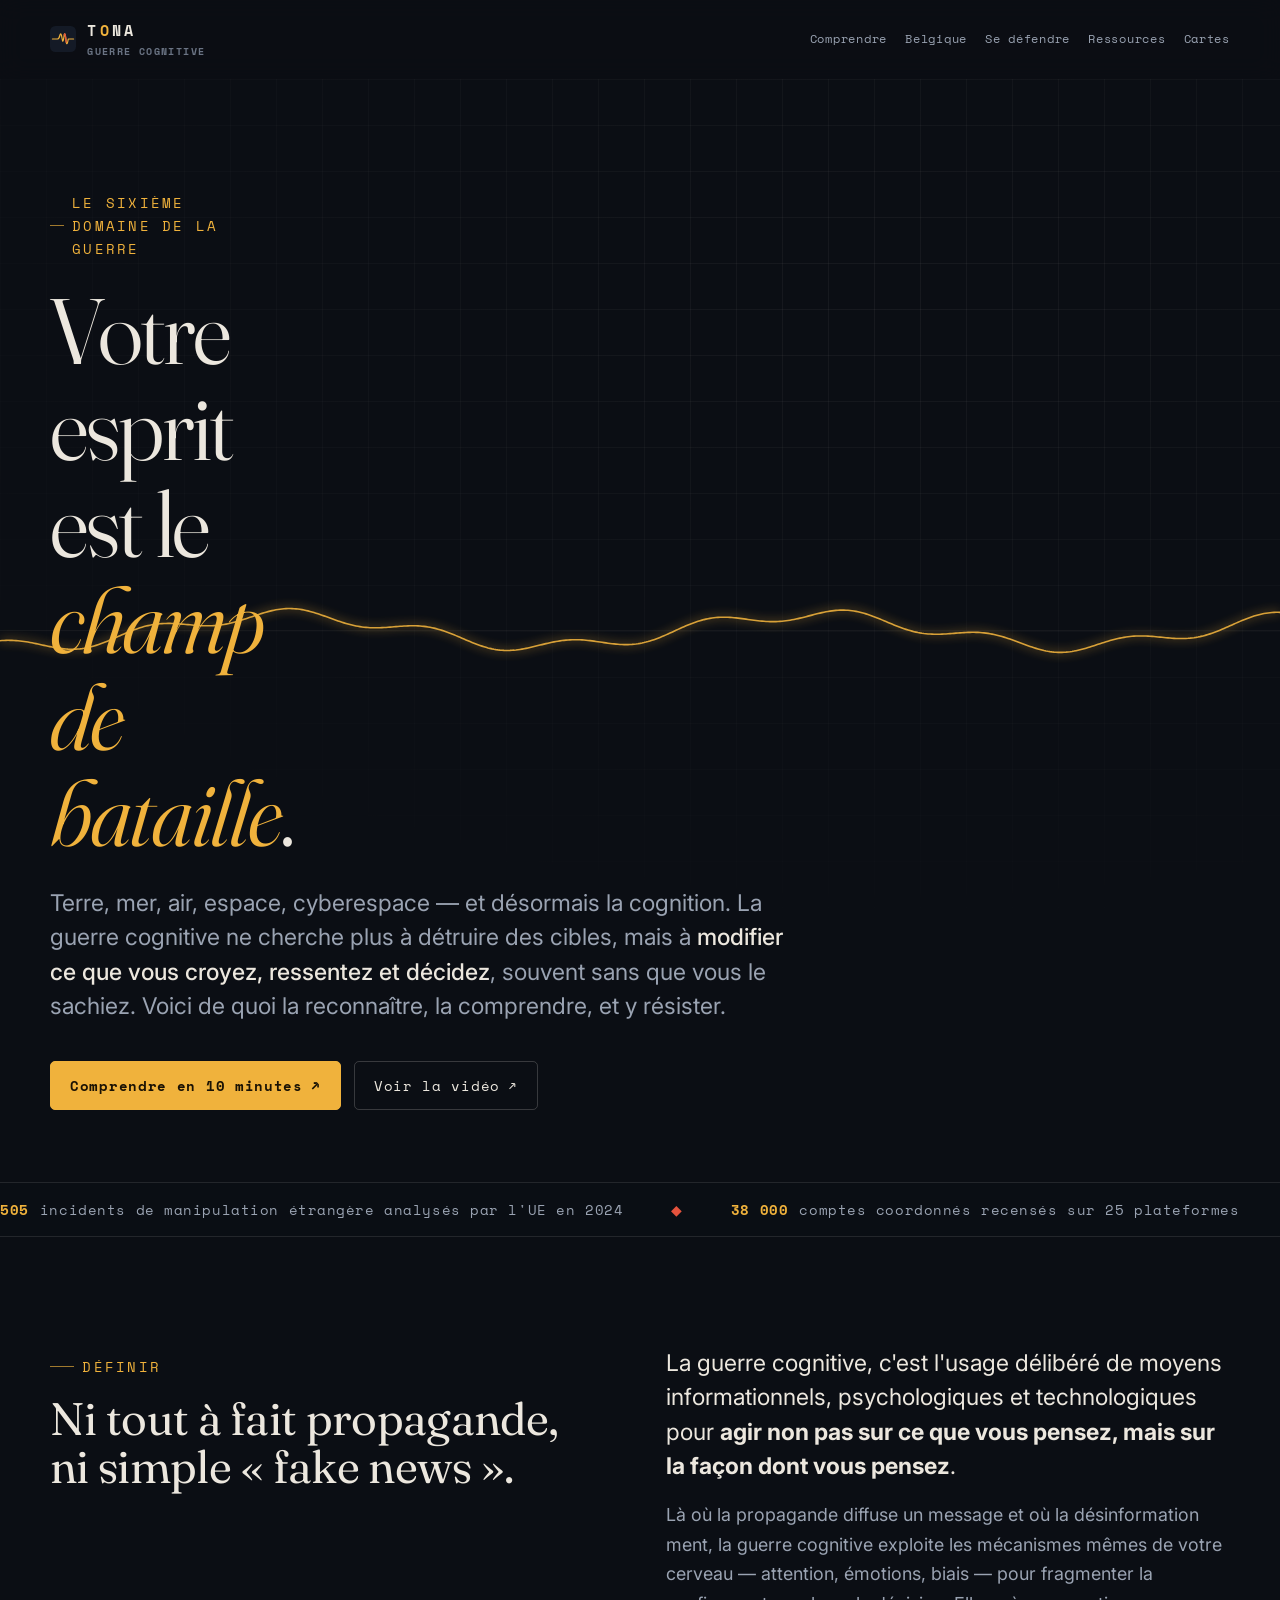
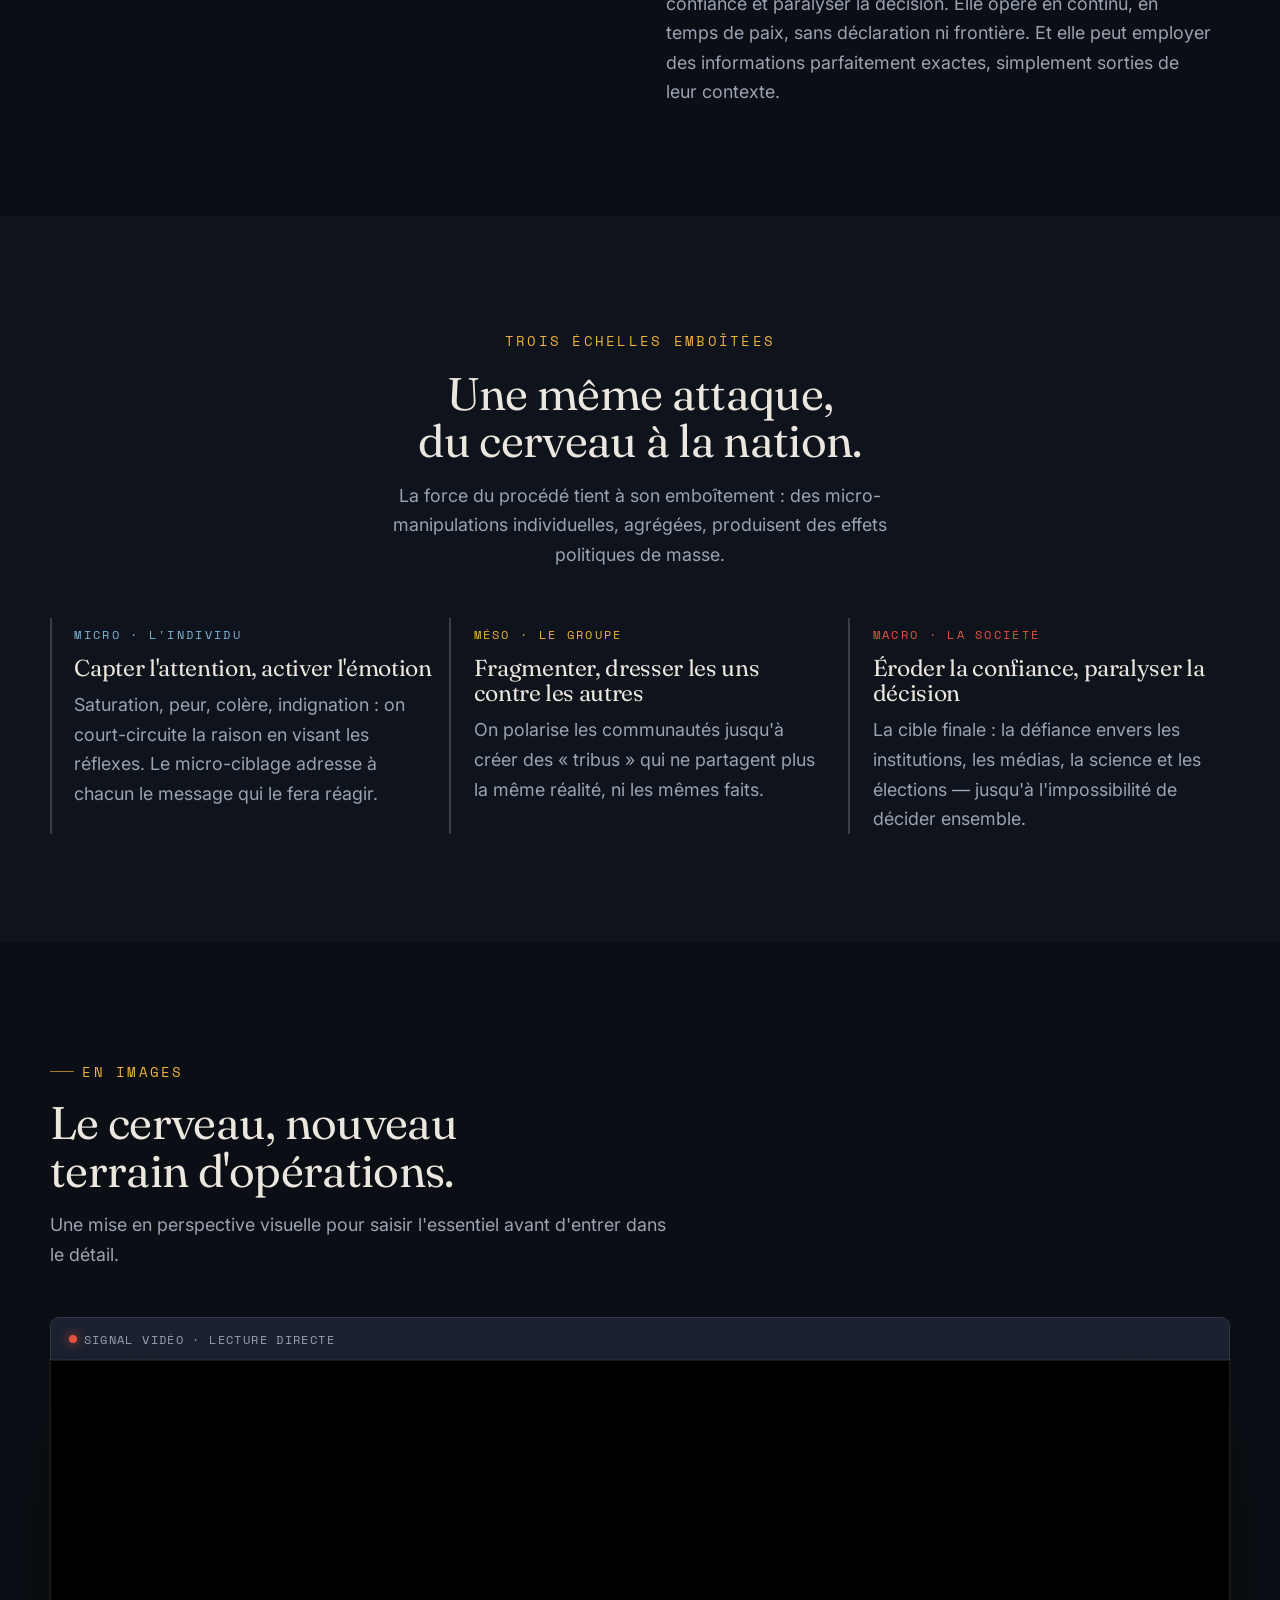
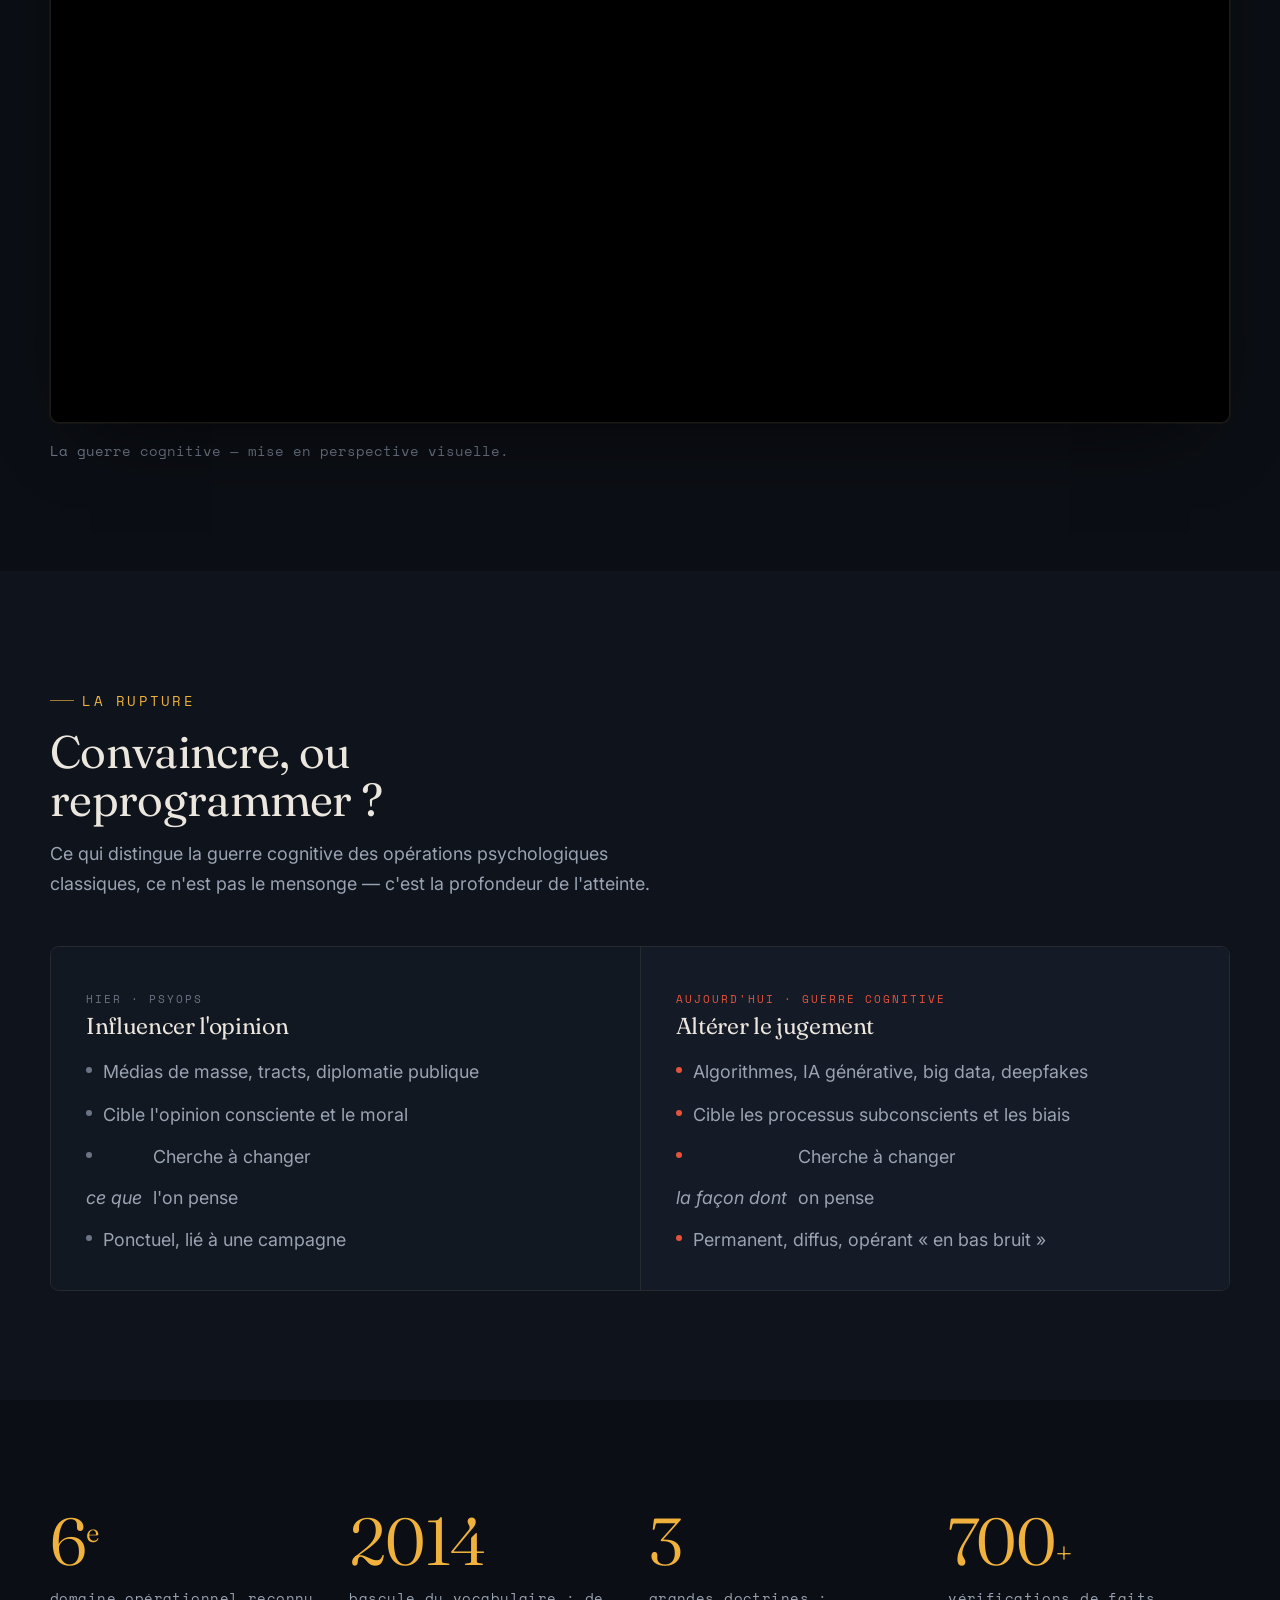
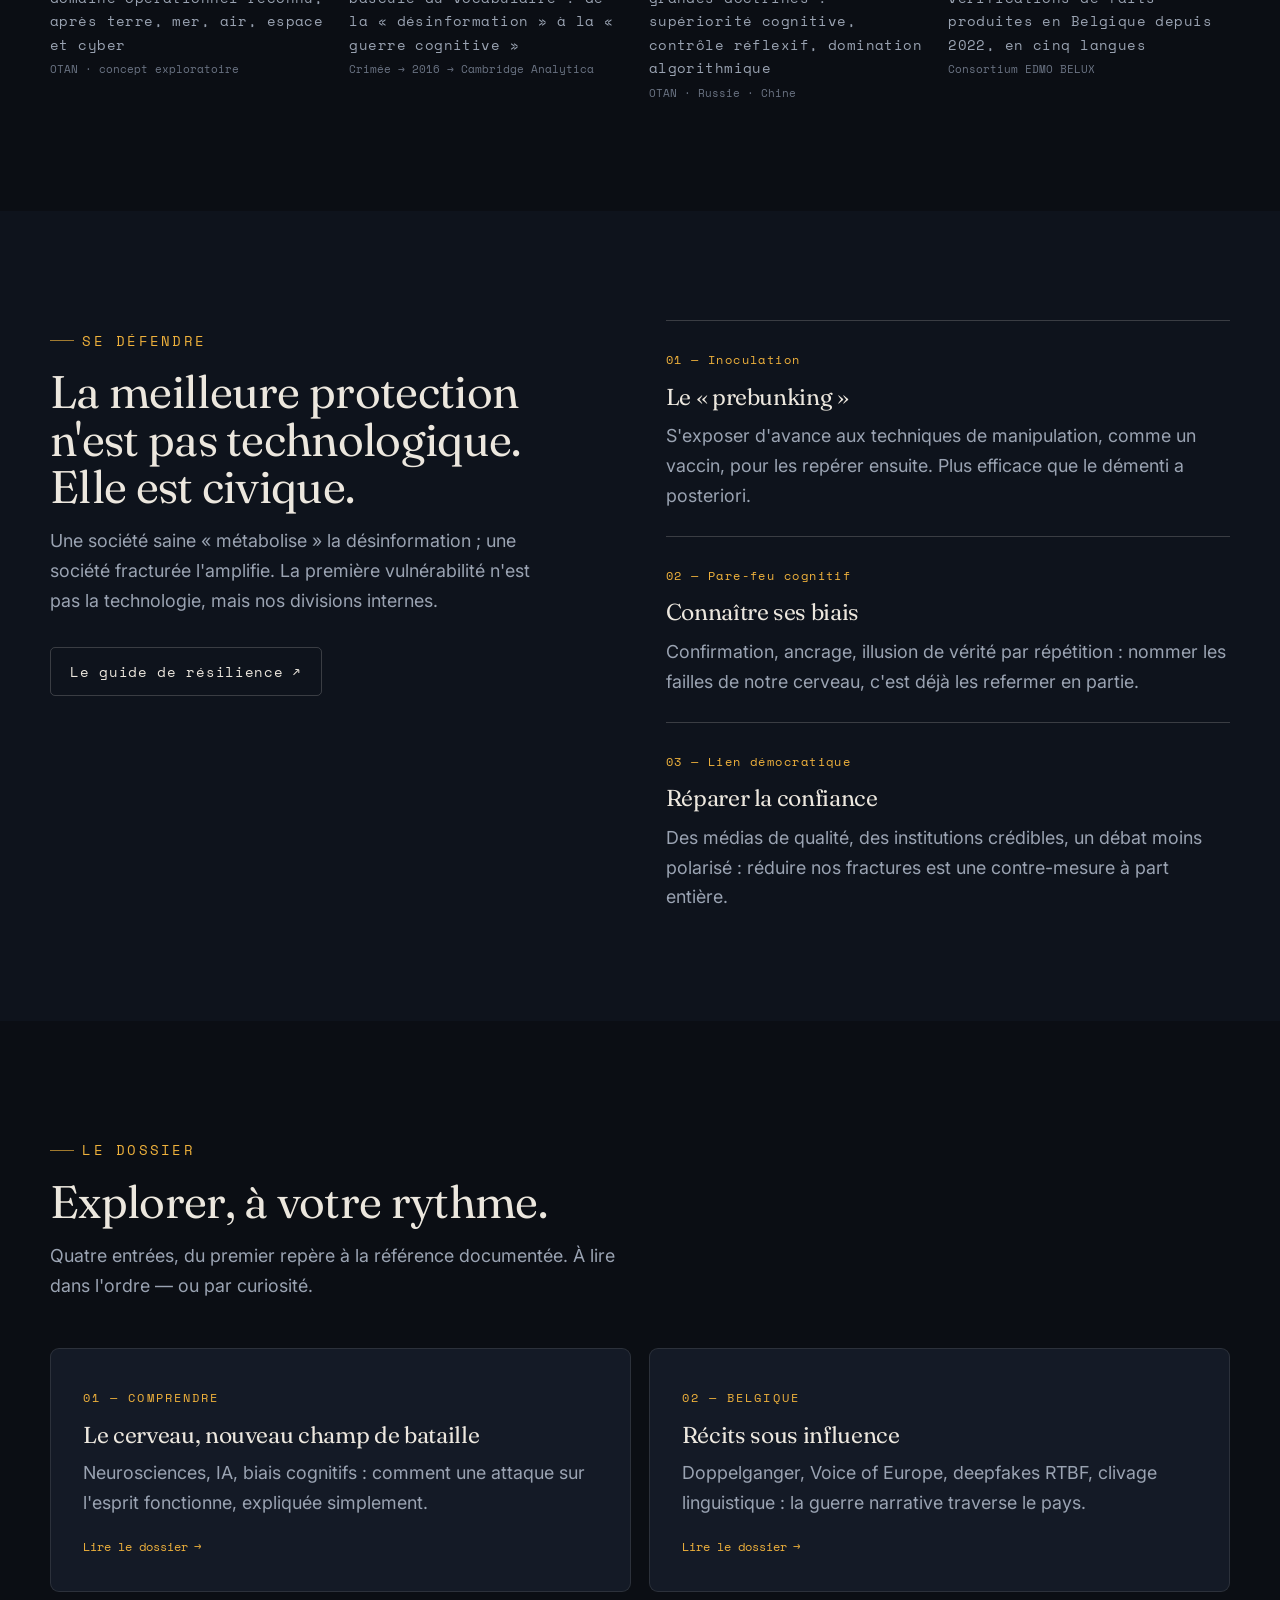
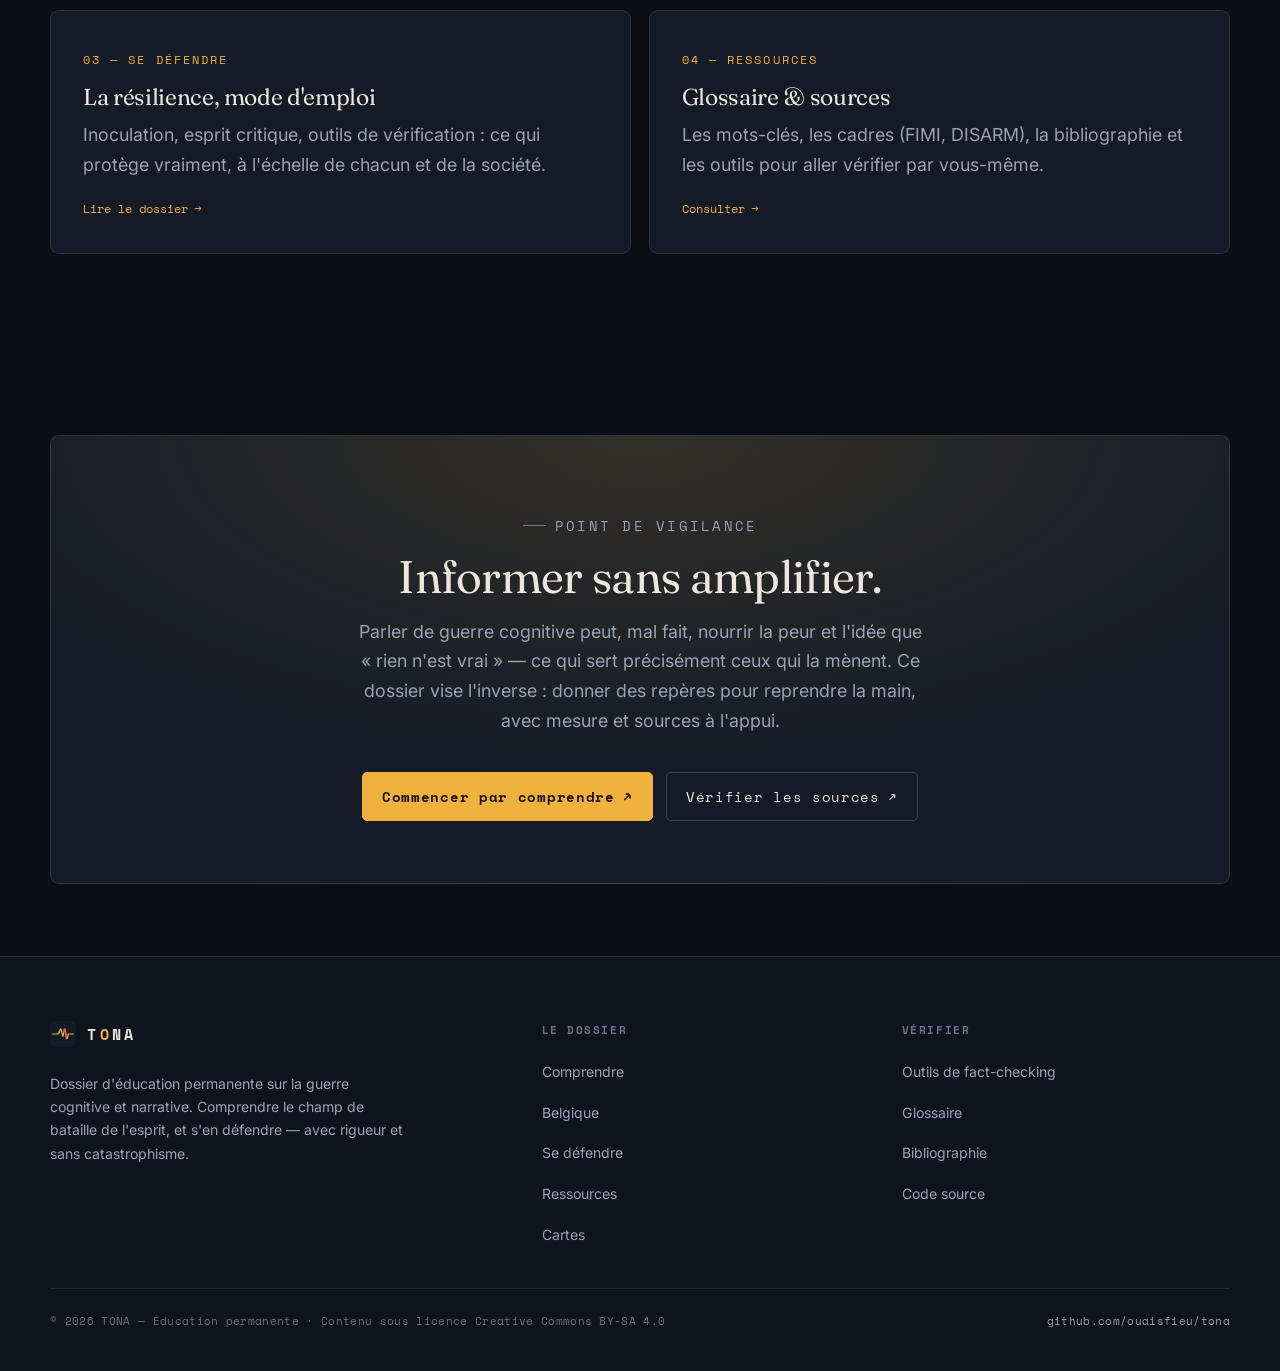
<file: index.html>
<!DOCTYPE html>
<html lang="fr">
<head>
<meta charset="utf-8">
<meta name="viewport" content="width=device-width, initial-scale=1">
<title>TONA — Comprendre la guerre cognitive | Le champ de bataille de l'esprit</title>
<meta name="description" content="La guerre cognitive vise votre cerveau : perceptions, émotions, décisions. Un dossier clair pour comprendre — et défendre — ce sixième domaine de la guerre. Repères, cas belges, contre-mesures et sources.">
<meta name="author" content="TONA — éducation permanente">
<meta name="theme-color" content="#0b0e14">
<link rel="canonical" href="https://ouaisfieu.github.io/tona/">

<!-- Open Graph -->
<meta property="og:type" content="website">
<meta property="og:site_name" content="TONA">
<meta property="og:locale" content="fr_FR">
<meta property="og:url" content="https://ouaisfieu.github.io/tona/">
<meta property="og:title" content="TONA — Comprendre la guerre cognitive">
<meta property="og:description" content="Votre esprit est le champ de bataille. Un dossier clair pour comprendre — et défendre — le sixième domaine de la guerre.">
<meta property="og:image" content="https://ouaisfieu.github.io/tona/assets/img/og-cover.png">
<meta property="og:image:width" content="1200">
<meta property="og:image:height" content="630">
<meta property="og:image:alt" content="TONA — La guerre cognitive : signal d'un esprit perturbé par une interférence.">

<!-- Twitter -->
<meta name="twitter:card" content="summary_large_image">
<meta name="twitter:title" content="TONA — Comprendre la guerre cognitive">
<meta name="twitter:description" content="Votre esprit est le champ de bataille. Comprendre — et défendre — le sixième domaine de la guerre.">
<meta name="twitter:image" content="https://ouaisfieu.github.io/tona/assets/img/og-cover.png">

<link rel="icon" href="assets/img/favicon.svg" type="image/svg+xml">
<link rel="apple-touch-icon" href="assets/img/favicon.svg">

<link rel="preconnect" href="https://fonts.googleapis.com">
<link rel="preconnect" href="https://fonts.gstatic.com" crossorigin>
<link href="https://fonts.googleapis.com/css2?family=Fraunces:ital,opsz,wght@0,9..144,300..600;1,9..144,300..500&family=Inter:wght@400;500;600;700&family=Space+Mono:ital,wght@0,400;0,700;1,400&display=swap" rel="stylesheet">
<link rel="stylesheet" href="assets/css/style.css">

<script type="application/ld+json">
{
  "@context": "https://schema.org",
  "@graph": [
    {
      "@type": "WebSite",
      "@id": "https://ouaisfieu.github.io/tona/#website",
      "url": "https://ouaisfieu.github.io/tona/",
      "name": "TONA — Comprendre la guerre cognitive",
      "description": "Dossier d'éducation aux médias sur la guerre cognitive et narrative : comprendre le champ de bataille de l'esprit et s'en défendre.",
      "inLanguage": "fr"
    },
    {
      "@type": "Organization",
      "@id": "https://ouaisfieu.github.io/tona/#org",
      "name": "TONA",
      "url": "https://ouaisfieu.github.io/tona/",
      "logo": "https://ouaisfieu.github.io/tona/assets/img/favicon.svg",
      "description": "Projet d'éducation permanente consacré à la guerre cognitive, à la désinformation et à la résilience démocratique."
    }
  ]
}
</script>
</head>
<body>
<a class="skip-link" href="#main">Aller au contenu</a>
<div class="progress" aria-hidden="true"></div>

<header class="site-header">
  <div class="wrap">
    <nav class="nav" aria-label="Navigation principale">
      <a class="brand" href="index.html" aria-label="TONA — accueil">
        <svg class="brand__glyph" viewBox="0 0 64 64" aria-hidden="true"><rect width="64" height="64" rx="13" fill="#141a26"/><path d="M6 32 H18 Q22 32 24 24 Q27 12 30 32 Q32 46 35 22 Q37 12 40 40 Q42 50 45 32 H58" fill="none" stroke="#F0B23C" stroke-width="3" stroke-linecap="round" stroke-linejoin="round"/><path d="M35 22 Q37 12 40 40" fill="none" stroke="#E5533D" stroke-width="3" stroke-linecap="round"/></svg>
        <span class="brand__name">T<b>O</b>NA<span class="brand__tag">Guerre cognitive</span></span>
      </a>
      <button class="nav__toggle" aria-label="Ouvrir le menu" aria-expanded="false" aria-controls="menu"><span></span></button>
      <div class="nav__links" id="menu">
        <a href="comprendre.html">Comprendre</a>
        <a href="belgique.html">Belgique</a>
        <a href="se-defendre.html">Se défendre</a>
        <a href="ressources.html">Ressources</a>
      <a href="cartes.html">Cartes</a>
      </div>
    </nav>
  </div>
</header>

<main id="main">

  <!-- HERO -->
  <section class="hero">
    <canvas class="hero__canvas" aria-hidden="true"></canvas>
    <div class="hero__grid" aria-hidden="true"></div>
    <div class="wrap">
      <div class="hero__inner">
        <p class="kicker hero__kicker">Le sixième domaine de la guerre</p>
        <h1 class="hero__title balance">Votre esprit est le <span class="flare">champ de bataille</span>.</h1>
      </div>
      <p class="hero__sub pretty">Terre, mer, air, espace, cyberespace — et désormais la cognition. La guerre cognitive ne cherche plus à détruire des cibles, mais à <strong>modifier ce que vous croyez, ressentez et décidez</strong>, souvent sans que vous le sachiez. Voici de quoi la reconnaître, la comprendre, et y résister.</p>
      <div class="hero__cta">
        <a class="btn btn--primary" href="comprendre.html">Comprendre en 10 minutes <span class="arw" aria-hidden="true">↗</span></a>
        <a class="btn" href="#video">Voir la vidéo <span class="arw" aria-hidden="true">↗</span></a>
      </div>
    </div>
  </section>

  <!-- BANDEAU STATS -->
  <div class="tape" aria-label="Chiffres clés">
    <div class="tape__inner">
      <span><b>505</b> incidents de manipulation étrangère analysés par l'UE en 2024</span>
      <span class="dot">◆</span>
      <span><b>38 000</b> comptes coordonnés recensés sur 25 plateformes</span>
      <span class="dot">◆</span>
      <span><b>1 sur 4</b> mobilise désormais l'IA générative</span>
      <span class="dot">◆</span>
      <span>La désinformation, <b>1<sup>er</sup></b> risque mondial à court terme — Forum de Davos 2026</span>
      <span class="dot">◆</span>
      <span><b>505</b> incidents de manipulation étrangère analysés par l'UE en 2024</span>
      <span class="dot">◆</span>
      <span><b>38 000</b> comptes coordonnés recensés sur 25 plateformes</span>
      <span class="dot">◆</span>
      <span><b>1 sur 4</b> mobilise désormais l'IA générative</span>
      <span class="dot">◆</span>
      <span>La désinformation, <b>1<sup>er</sup></b> risque mondial à court terme — Forum de Davos 2026</span>
      <span class="dot">◆</span>
    </div>
  </div>

  <!-- DEFINITION -->
  <section class="section">
    <div class="wrap">
      <div class="grid grid--2" style="align-items:start; gap:clamp(2rem,4vw,4rem);">
        <div class="eyebrow-block reveal">
          <p class="kicker">Définir</p>
          <h2 class="balance">Ni tout à fait propagande, ni simple « fake news ».</h2>
        </div>
        <div class="reveal" data-delay="80">
          <p class="lead pretty">La guerre cognitive, c'est l'usage délibéré de moyens informationnels, psychologiques et technologiques pour <strong>agir non pas sur ce que vous pensez, mais sur la façon dont vous pensez</strong>.</p>
          <p class="muted mt-s pretty">Là où la propagande diffuse un message et où la désinformation ment, la guerre cognitive exploite les mécanismes mêmes de votre cerveau — attention, émotions, biais — pour fragmenter la confiance et paralyser la décision. Elle opère en continu, en temps de paix, sans déclaration ni frontière. Et elle peut employer des informations parfaitement exactes, simplement sorties de leur contexte.</p>
        </div>
      </div>
    </div>
  </section>

  <!-- TROIS ÉCHELLES -->
  <section class="section section--alt">
    <div class="wrap">
      <div class="center reveal" style="max-width:52ch;margin-inline:auto;">
        <p class="kicker">Trois échelles emboîtées</p>
        <h2 class="mt-s balance">Une même attaque, du cerveau à la nation.</h2>
        <p class="muted mt-s pretty">La force du procédé tient à son emboîtement : des micro-manipulations individuelles, agrégées, produisent des effets politiques de masse.</p>
      </div>
      <div class="grid grid--3 mt-l">
        <div class="scale scale--micro reveal">
          <span class="scale__tag">Micro · l'individu</span>
          <h3>Capter l'attention, activer l'émotion</h3>
          <p>Saturation, peur, colère, indignation : on court-circuite la raison en visant les réflexes. Le micro-ciblage adresse à chacun le message qui le fera réagir.</p>
        </div>
        <div class="scale scale--meso reveal" data-delay="90">
          <span class="scale__tag">Méso · le groupe</span>
          <h3>Fragmenter, dresser les uns contre les autres</h3>
          <p>On polarise les communautés jusqu'à créer des « tribus » qui ne partagent plus la même réalité, ni les mêmes faits.</p>
        </div>
        <div class="scale scale--macro reveal" data-delay="180">
          <span class="scale__tag">Macro · la société</span>
          <h3>Éroder la confiance, paralyser la décision</h3>
          <p>La cible finale : la défiance envers les institutions, les médias, la science et les élections — jusqu'à l'impossibilité de décider ensemble.</p>
        </div>
      </div>
    </div>
  </section>

  <!-- VIDEO -->
  <section class="section" id="video">
    <div class="wrap">
      <div class="reveal" style="max-width:60ch;">
        <p class="kicker">En images</p>
        <h2 class="mt-s balance">Le cerveau, nouveau terrain d'opérations.</h2>
        <p class="muted mt-s pretty">Une mise en perspective visuelle pour saisir l'essentiel avant d'entrer dans le détail.</p>
      </div>
      <div class="mt-l reveal">
        <!-- =====================================================================
             POUR CHANGER LA VIDÉO : dans l'<iframe> ci-dessous, remplacez l'identifiant
             qui suit « /embed/ » dans l'attribut src (ex. la valeur actuelle).
             Pour une autre plateforme (Vimeo, PeerTube…), collez son URL d'intégration
             complète à la place de toute la valeur de src.
             ===================================================================== -->
        <figure class="player">
          <div class="player__bar" aria-hidden="true">
            <span class="player__dot"></span>
            <span>Signal vidéo · lecture directe</span>
          </div>
          <div class="player__frame">
            <iframe
              src="https://www.youtube-nocookie.com/embed/jFRt-axDNNI?rel=0&modestbranding=1"
              title="Vidéo — La guerre cognitive"
              loading="lazy"
              allow="accelerated-motion; autoplay; encrypted-media; picture-in-picture; web-share"
              referrerpolicy="strict-origin-when-cross-origin"
              allowfullscreen></iframe>
          </div>
          <figcaption class="player__cap">La guerre cognitive — mise en perspective visuelle.</figcaption>
        </figure>
      </div>
    </div>
  </section>

  <!-- VERSUS -->
  <section class="section section--alt">
    <div class="wrap">
      <div class="reveal" style="max-width:58ch;">
        <p class="kicker">La rupture</p>
        <h2 class="mt-s balance">Convaincre, ou reprogrammer ?</h2>
        <p class="muted mt-s pretty">Ce qui distingue la guerre cognitive des opérations psychologiques classiques, ce n'est pas le mensonge — c'est la profondeur de l'atteinte.</p>
      </div>
      <div class="versus mt-l reveal">
        <div class="versus__col">
          <span class="versus__ico">Hier · PSYOPS</span>
          <h4>Influencer l'opinion</h4>
          <ul>
            <li>Médias de masse, tracts, diplomatie publique</li>
            <li>Cible l'opinion consciente et le moral</li>
            <li>Cherche à changer <em>ce que</em> l'on pense</li>
            <li>Ponctuel, lié à une campagne</li>
          </ul>
        </div>
        <div class="versus__spacer" aria-hidden="true"></div>
        <div class="versus__col">
          <span class="versus__ico">Aujourd'hui · Guerre cognitive</span>
          <h4>Altérer le jugement</h4>
          <ul>
            <li>Algorithmes, IA générative, big data, deepfakes</li>
            <li>Cible les processus subconscients et les biais</li>
            <li>Cherche à changer <em>la façon dont</em> on pense</li>
            <li>Permanent, diffus, opérant « en bas bruit »</li>
          </ul>
        </div>
      </div>
    </div>
  </section>

  <!-- STATS -->
  <section class="section">
    <div class="wrap">
      <div class="grid grid--4">
        <div class="stat reveal">
          <div class="stat__num">6<sup style="font-size:.4em;top:-1em;">e</sup></div>
          <div class="stat__lab">domaine opérationnel reconnu, après terre, mer, air, espace et cyber</div>
          <div class="stat__src">OTAN · concept exploratoire</div>
        </div>
        <div class="stat reveal" data-delay="70">
          <div class="stat__num">2014</div>
          <div class="stat__lab">bascule du vocabulaire : de la « désinformation » à la « guerre cognitive »</div>
          <div class="stat__src">Crimée → 2016 → Cambridge Analytica</div>
        </div>
        <div class="stat reveal" data-delay="140">
          <div class="stat__num">3</div>
          <div class="stat__lab">grandes doctrines : supériorité cognitive, contrôle réflexif, domination algorithmique</div>
          <div class="stat__src">OTAN · Russie · Chine</div>
        </div>
        <div class="stat reveal" data-delay="210">
          <div class="stat__num">700<span style="font-size:.5em;">+</span></div>
          <div class="stat__lab">vérifications de faits produites en Belgique depuis 2022, en cinq langues</div>
          <div class="stat__src">Consortium EDMO BELUX</div>
        </div>
      </div>
    </div>
  </section>

  <!-- SE DEFENDRE -->
  <section class="section section--alt">
    <div class="wrap">
      <div class="grid grid--2" style="gap:clamp(2rem,4vw,4rem);align-items:start;">
        <div class="reveal" style="max-width:44ch;">
          <p class="kicker">Se défendre</p>
          <h2 class="mt-s balance">La meilleure protection n'est pas technologique. Elle est civique.</h2>
          <p class="muted mt-s pretty">Une société saine « métabolise » la désinformation ; une société fracturée l'amplifie. La première vulnérabilité n'est pas la technologie, mais nos divisions internes.</p>
          <a class="btn mt-m" href="se-defendre.html">Le guide de résilience <span class="arw" aria-hidden="true">↗</span></a>
        </div>
        <div class="grid" style="gap:1.6rem;">
          <div class="pillar reveal">
            <span class="pillar__n">01 — Inoculation</span>
            <h4>Le « prebunking »</h4>
            <p>S'exposer d'avance aux techniques de manipulation, comme un vaccin, pour les repérer ensuite. Plus efficace que le démenti a posteriori.</p>
          </div>
          <div class="pillar reveal" data-delay="90">
            <span class="pillar__n">02 — Pare-feu cognitif</span>
            <h4>Connaître ses biais</h4>
            <p>Confirmation, ancrage, illusion de vérité par répétition : nommer les failles de notre cerveau, c'est déjà les refermer en partie.</p>
          </div>
          <div class="pillar reveal" data-delay="180">
            <span class="pillar__n">03 — Lien démocratique</span>
            <h4>Réparer la confiance</h4>
            <p>Des médias de qualité, des institutions crédibles, un débat moins polarisé : réduire nos fractures est une contre-mesure à part entière.</p>
          </div>
        </div>
      </div>
    </div>
  </section>

  <!-- HUB -->
  <section class="section">
    <div class="wrap">
      <div class="reveal" style="max-width:52ch;">
        <p class="kicker">Le dossier</p>
        <h2 class="mt-s balance">Explorer, à votre rythme.</h2>
        <p class="muted mt-s pretty">Quatre entrées, du premier repère à la référence documentée. À lire dans l'ordre — ou par curiosité.</p>
      </div>
      <div class="grid grid--2 mt-l">
        <a class="card card--link reveal" href="comprendre.html">
          <span class="card__idx">01 — Comprendre</span>
          <h3>Le cerveau, nouveau champ de bataille</h3>
          <p>Neurosciences, IA, biais cognitifs : comment une attaque sur l'esprit fonctionne, expliquée simplement.</p>
          <span class="go">Lire le dossier <span class="arw" aria-hidden="true">→</span></span>
        </a>
        <a class="card card--link reveal" data-delay="80" href="belgique.html">
          <span class="card__idx">02 — Belgique</span>
          <h3>Récits sous influence</h3>
          <p>Doppelganger, Voice of Europe, deepfakes RTBF, clivage linguistique : la guerre narrative traverse le pays.</p>
          <span class="go">Lire le dossier <span class="arw" aria-hidden="true">→</span></span>
        </a>
        <a class="card card--link reveal" href="se-defendre.html">
          <span class="card__idx">03 — Se défendre</span>
          <h3>La résilience, mode d'emploi</h3>
          <p>Inoculation, esprit critique, outils de vérification : ce qui protège vraiment, à l'échelle de chacun et de la société.</p>
          <span class="go">Lire le dossier <span class="arw" aria-hidden="true">→</span></span>
        </a>
        <a class="card card--link reveal" data-delay="80" href="ressources.html">
          <span class="card__idx">04 — Ressources</span>
          <h3>Glossaire &amp; sources</h3>
          <p>Les mots-clés, les cadres (FIMI, DISARM), la bibliographie et les outils pour aller vérifier par vous-même.</p>
          <span class="go">Consulter <span class="arw" aria-hidden="true">→</span></span>
        </a>
      </div>
    </div>
  </section>

  <!-- BEACON -->
  <section class="section--tight">
    <div class="wrap">
      <div class="beacon reveal">
        <p class="kicker" style="justify-content:center;">Point de vigilance</p>
        <h2 class="mt-s balance">Informer sans amplifier.</h2>
        <p class="pretty">Parler de guerre cognitive peut, mal fait, nourrir la peur et l'idée que « rien n'est vrai » — ce qui sert précisément ceux qui la mènent. Ce dossier vise l'inverse : donner des repères pour reprendre la main, avec mesure et sources à l'appui.</p>
        <div class="hero__cta">
          <a class="btn btn--primary" href="comprendre.html">Commencer par comprendre <span class="arw" aria-hidden="true">↗</span></a>
          <a class="btn" href="ressources.html">Vérifier les sources <span class="arw" aria-hidden="true">↗</span></a>
        </div>
      </div>
    </div>
  </section>

</main>

<footer class="site-footer">
  <div class="wrap">
    <div class="foot-top">
      <div>
        <a class="brand" href="index.html" aria-label="TONA — accueil">
          <svg class="brand__glyph" viewBox="0 0 64 64" aria-hidden="true"><rect width="64" height="64" rx="13" fill="#141a26"/><path d="M6 32 H18 Q22 32 24 24 Q27 12 30 32 Q32 46 35 22 Q37 12 40 40 Q42 50 45 32 H58" fill="none" stroke="#F0B23C" stroke-width="3" stroke-linecap="round" stroke-linejoin="round"/><path d="M35 22 Q37 12 40 40" fill="none" stroke="#E5533D" stroke-width="3" stroke-linecap="round"/></svg>
          <span class="brand__name">T<b>O</b>NA</span>
        </a>
        <p class="foot__about">Dossier d'éducation permanente sur la guerre cognitive et narrative. Comprendre le champ de bataille de l'esprit, et s'en défendre — avec rigueur et sans catastrophisme.</p>
      </div>
      <div class="foot__col">
        <h5>Le dossier</h5>
        <ul>
          <li><a href="comprendre.html">Comprendre</a></li>
          <li><a href="belgique.html">Belgique</a></li>
          <li><a href="se-defendre.html">Se défendre</a></li>
          <li><a href="ressources.html">Ressources</a></li>
        <li><a href="cartes.html">Cartes</a></li>
        </ul>
      </div>
      <div class="foot__col">
        <h5>Vérifier</h5>
        <ul>
          <li><a href="ressources.html#outils">Outils de fact-checking</a></li>
          <li><a href="ressources.html#glossaire">Glossaire</a></li>
          <li><a href="ressources.html#biblio">Bibliographie</a></li>
          <li><a href="https://github.com/ouaisfieu/tona" rel="noopener">Code source</a></li>
        </ul>
      </div>
    </div>
    <div class="foot-note">
      <p>© <span data-year>2026</span> TONA — Éducation permanente · Contenu sous licence Creative Commons BY-SA 4.0</p>
      <p><a href="https://github.com/ouaisfieu/tona" rel="noopener">github.com/ouaisfieu/tona</a></p>
    </div>
  </div>
</footer>

<script src="assets/js/main.js" defer></script>
</body>
</html>
</file>
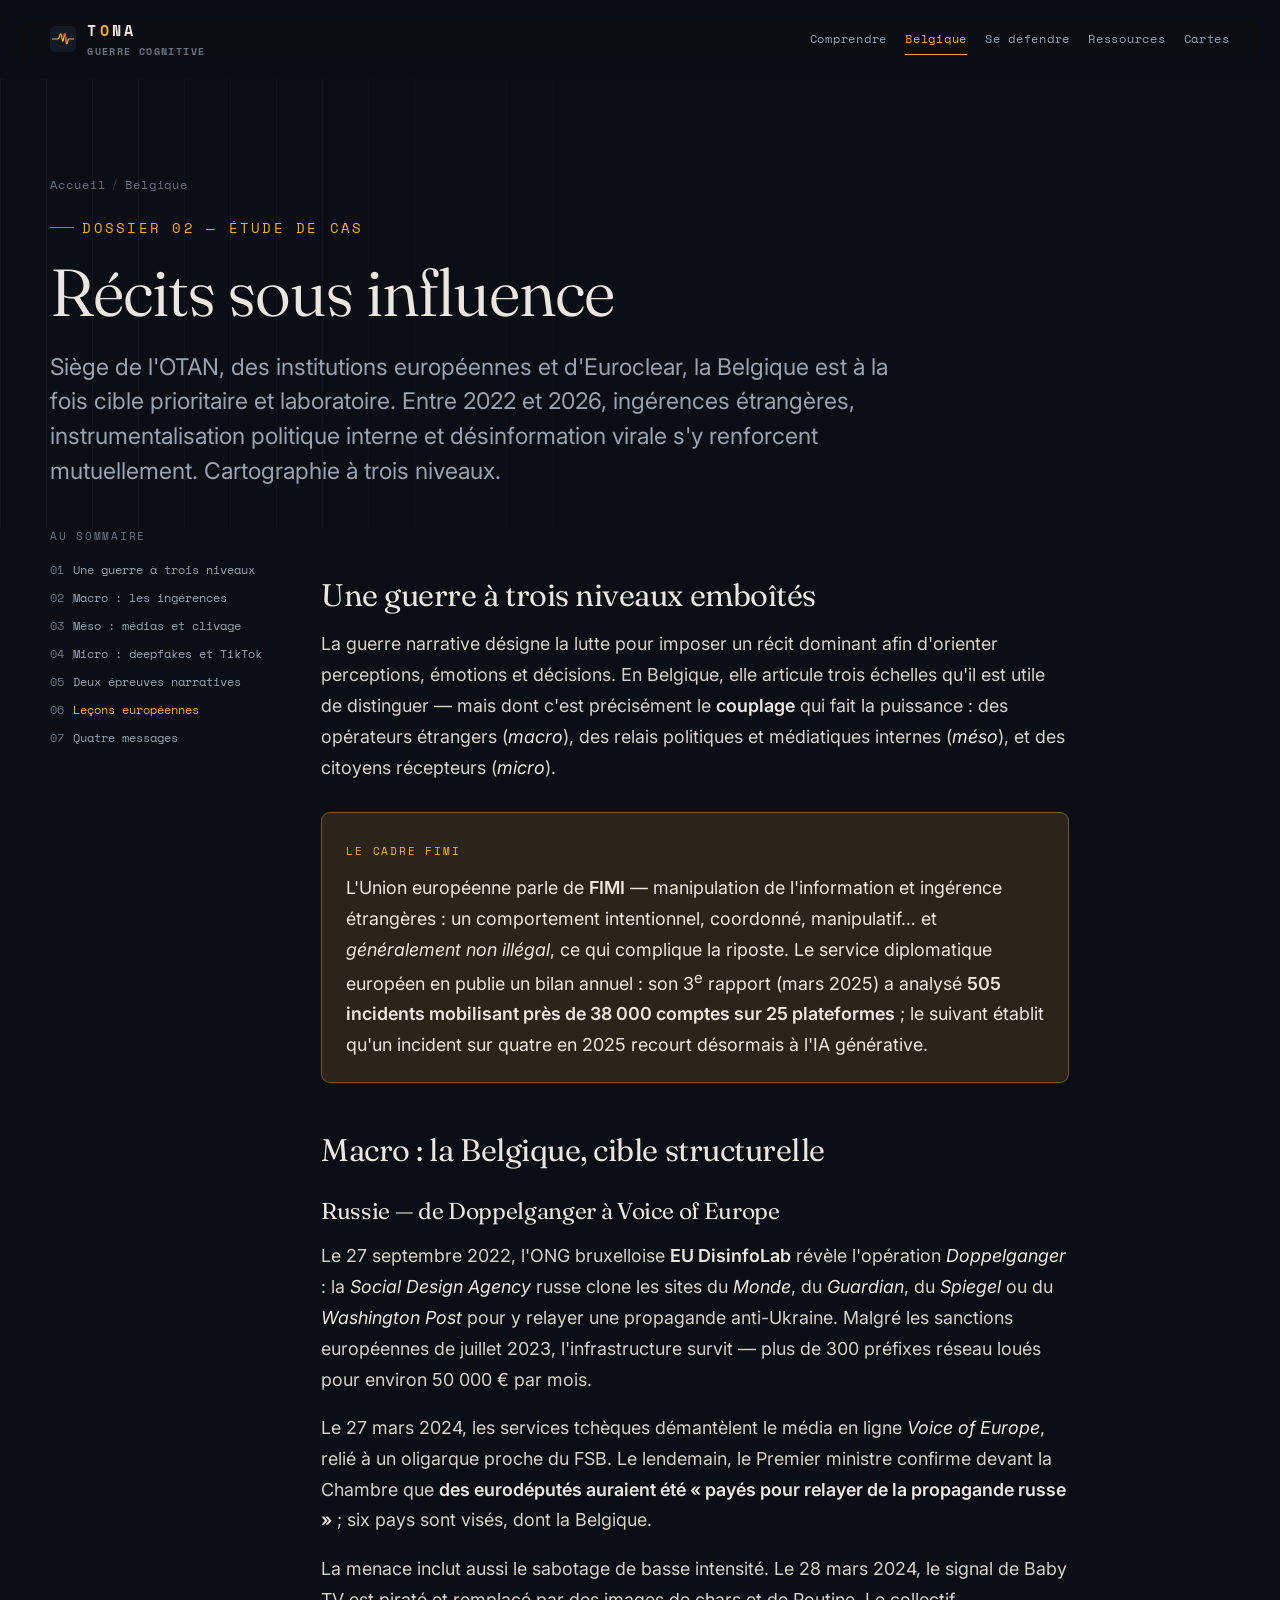
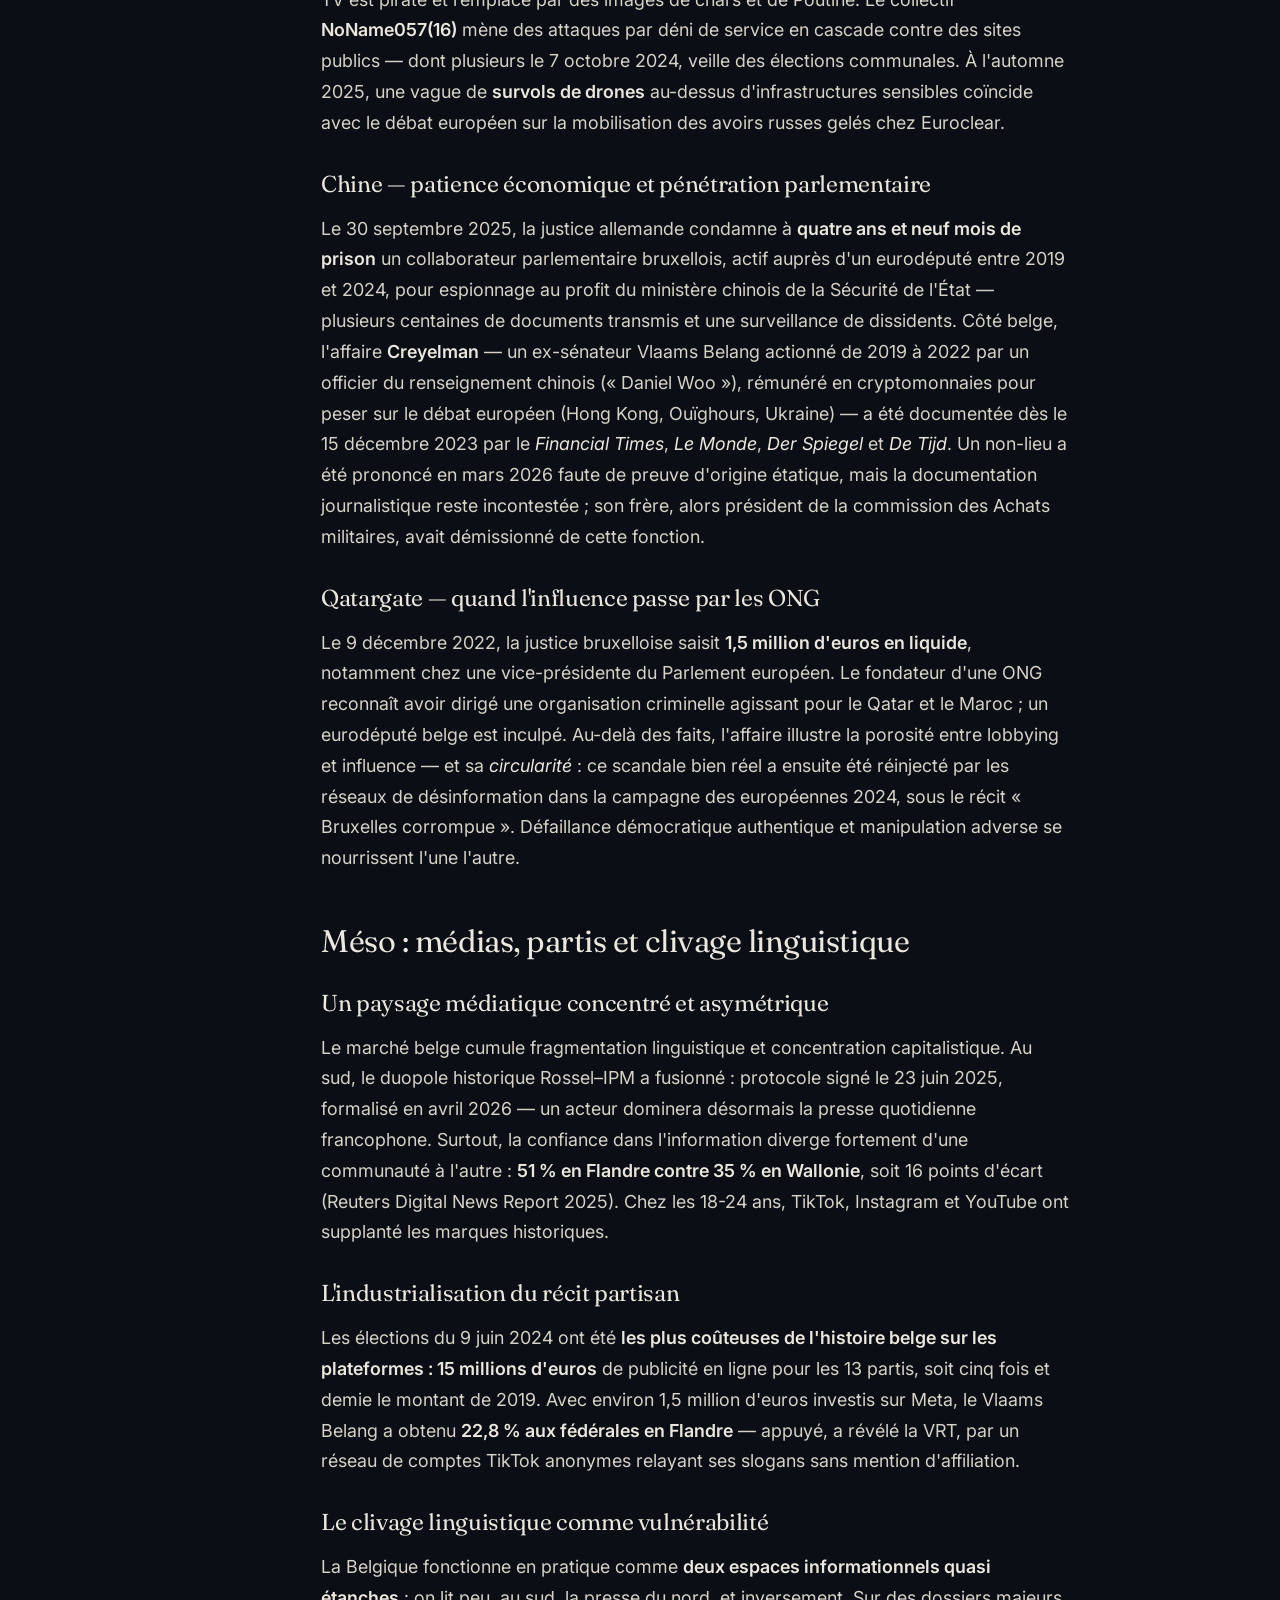
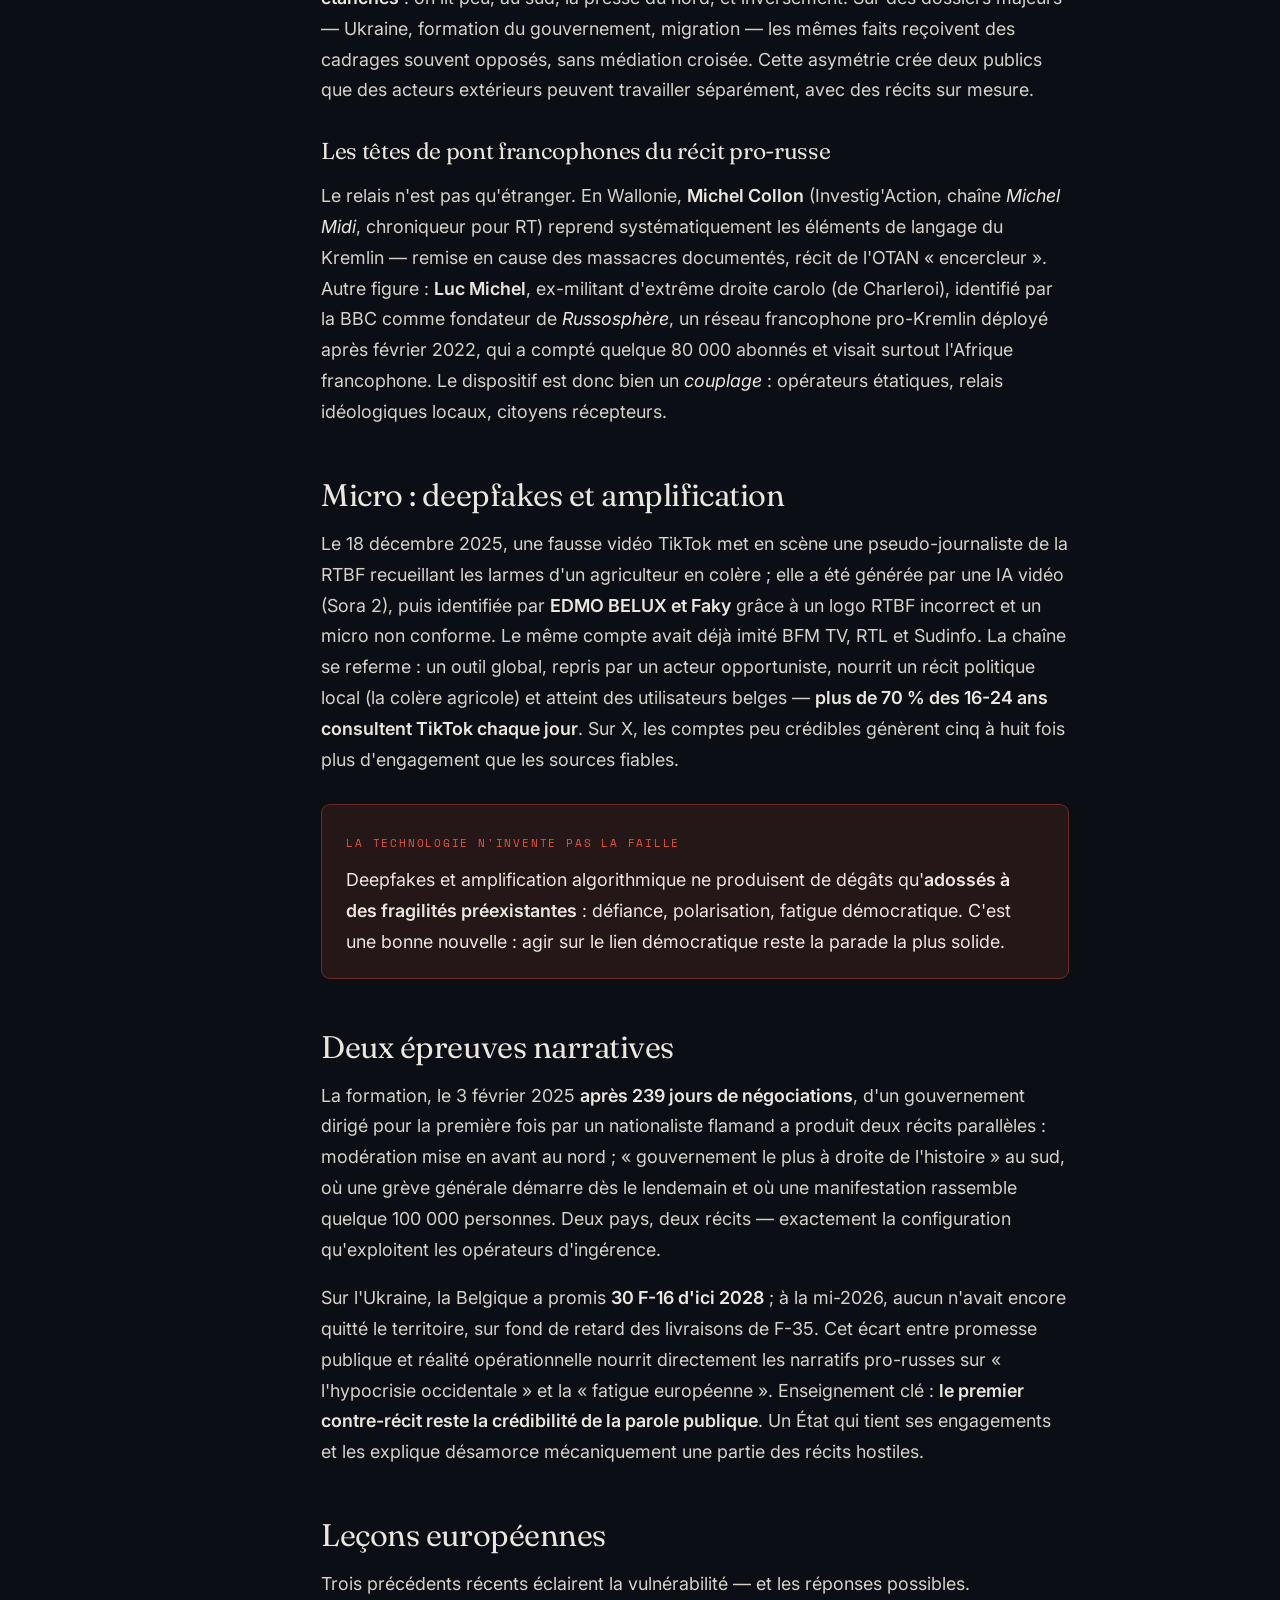
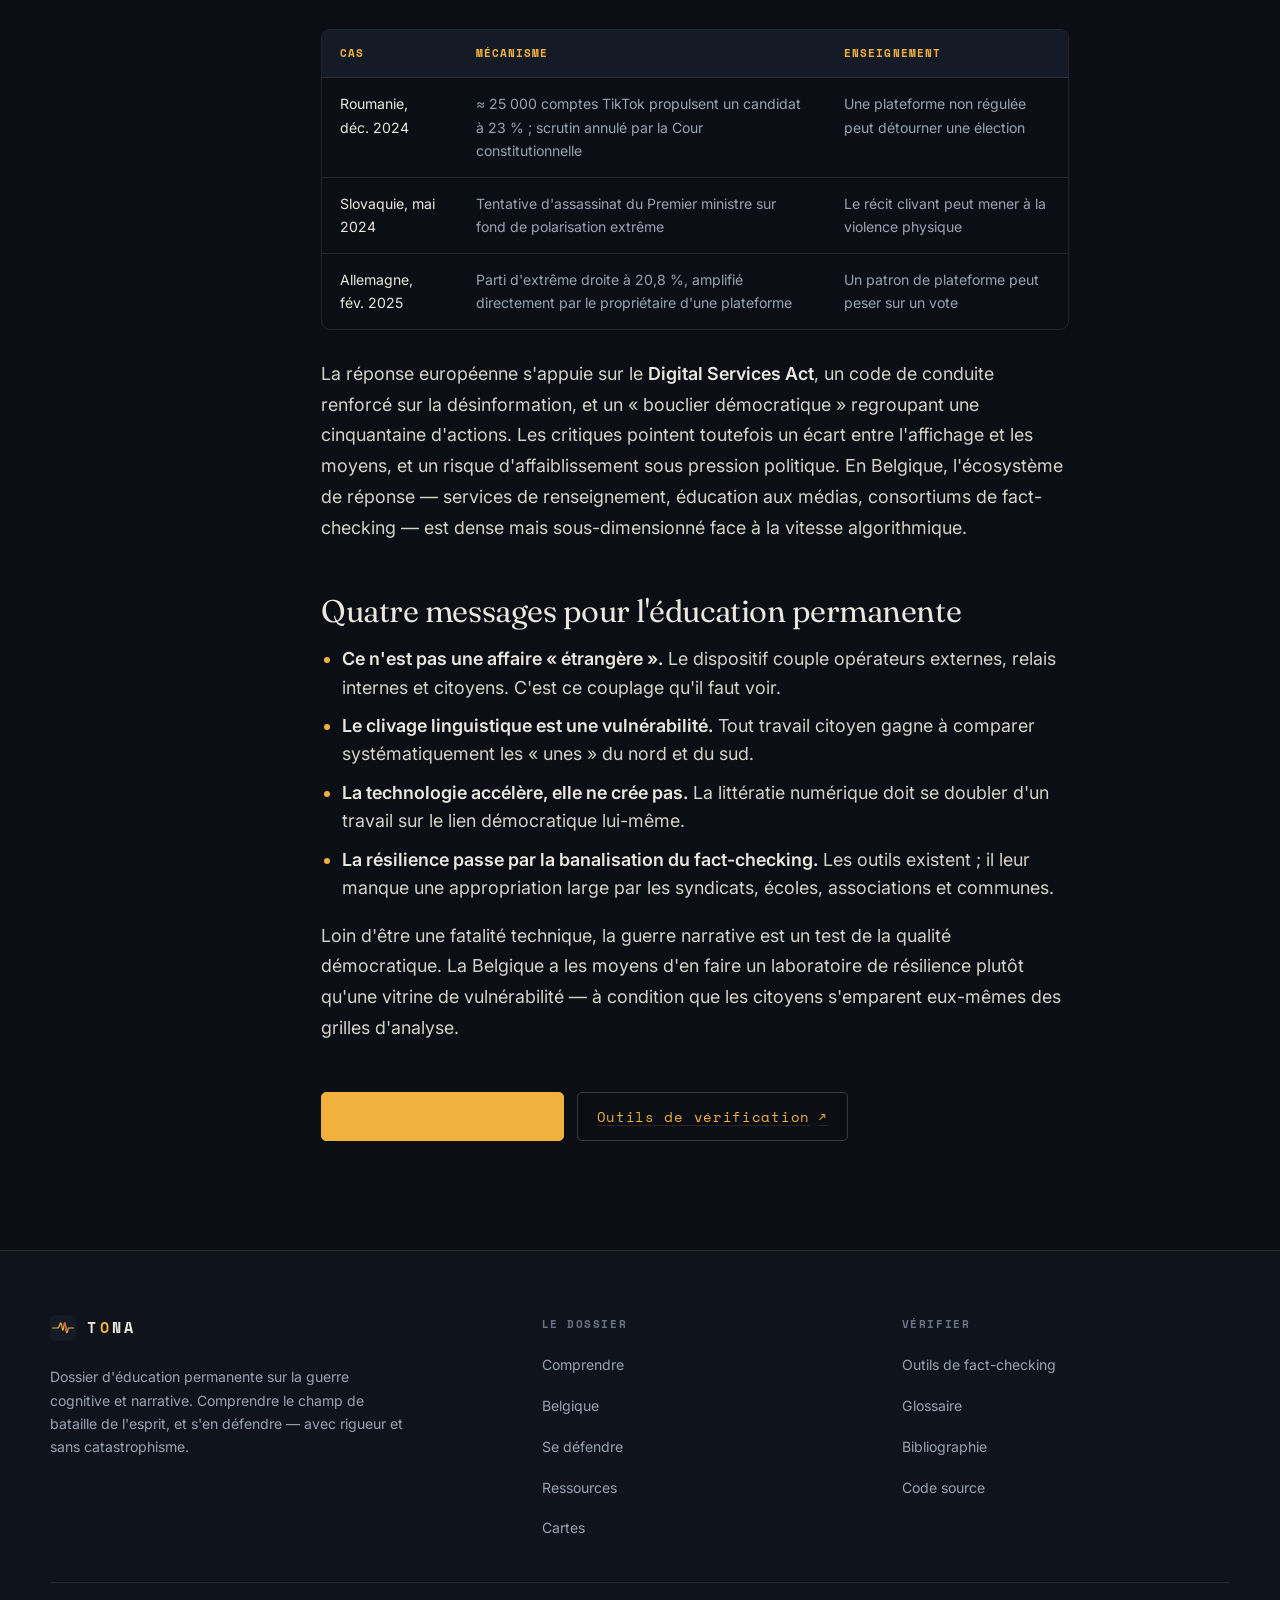
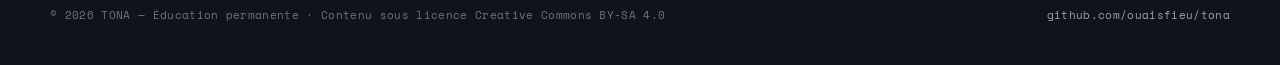
<file: belgique.html>
<!DOCTYPE html>
<html lang="fr">
<head>
<meta charset="utf-8">
<meta name="viewport" content="width=device-width, initial-scale=1">
<title>Récits sous influence — la guerre narrative en Belgique | TONA</title>
<meta name="description" content="Doppelganger, Voice of Europe, affaires Creyelman et Qatargate, deepfakes RTBF, clivage linguistique : comment la guerre narrative traverse la Belgique à trois niveaux — macro, méso, micro — et comment y répondre.">
<meta name="author" content="TONA — éducation permanente">
<meta name="theme-color" content="#0b0e14">
<link rel="canonical" href="https://ouaisfieu.github.io/tona/belgique.html">

<meta property="og:type" content="article">
<meta property="og:site_name" content="TONA">
<meta property="og:locale" content="fr_FR">
<meta property="og:url" content="https://ouaisfieu.github.io/tona/belgique.html">
<meta property="og:title" content="Récits sous influence — la guerre narrative en Belgique">
<meta property="og:description" content="Ingérences russes et chinoises, deepfakes, clivage linguistique : la guerre narrative traverse la Belgique. Cartographie et pistes de résilience.">
<meta property="og:image" content="https://ouaisfieu.github.io/tona/assets/img/og-cover.png">
<meta property="og:image:width" content="1200">
<meta property="og:image:height" content="630">
<meta name="twitter:card" content="summary_large_image">
<meta name="twitter:title" content="Récits sous influence — la guerre narrative en Belgique">
<meta name="twitter:description" content="Ingérences, deepfakes, clivage linguistique : la guerre narrative traverse la Belgique.">
<meta name="twitter:image" content="https://ouaisfieu.github.io/tona/assets/img/og-cover.png">

<link rel="icon" href="assets/img/favicon.svg" type="image/svg+xml">
<link rel="apple-touch-icon" href="assets/img/favicon.svg">
<link rel="preconnect" href="https://fonts.googleapis.com">
<link rel="preconnect" href="https://fonts.gstatic.com" crossorigin>
<link href="https://fonts.googleapis.com/css2?family=Fraunces:ital,opsz,wght@0,9..144,300..600;1,9..144,300..500&family=Inter:wght@400;500;600;700&family=Space+Mono:ital,wght@0,400;0,700;1,400&display=swap" rel="stylesheet">
<link rel="stylesheet" href="assets/css/style.css">

<script type="application/ld+json">
{
  "@context": "https://schema.org",
  "@type": "Article",
  "headline": "Récits sous influence : la guerre narrative traverse la Belgique",
  "description": "Ingérences russes et chinoises, deepfakes, clivage linguistique : la guerre narrative en Belgique, à trois niveaux emboîtés.",
  "inLanguage": "fr",
  "image": "https://ouaisfieu.github.io/tona/assets/img/og-cover.png",
  "author": { "@type": "Organization", "name": "TONA" },
  "publisher": { "@type": "Organization", "name": "TONA", "logo": { "@type": "ImageObject", "url": "https://ouaisfieu.github.io/tona/assets/img/favicon.svg" } },
  "mainEntityOfPage": "https://ouaisfieu.github.io/tona/belgique.html"
}
</script>
<script type="application/ld+json">
{
  "@context": "https://schema.org",
  "@type": "BreadcrumbList",
  "itemListElement": [
    { "@type": "ListItem", "position": 1, "name": "Accueil", "item": "https://ouaisfieu.github.io/tona/" },
    { "@type": "ListItem", "position": 2, "name": "Belgique", "item": "https://ouaisfieu.github.io/tona/belgique.html" }
  ]
}
</script>
</head>
<body>
<a class="skip-link" href="#main">Aller au contenu</a>
<div class="progress" aria-hidden="true"></div>

<header class="site-header">
  <div class="wrap">
    <nav class="nav" aria-label="Navigation principale">
      <a class="brand" href="index.html" aria-label="TONA — accueil">
        <svg class="brand__glyph" viewBox="0 0 64 64" aria-hidden="true"><rect width="64" height="64" rx="13" fill="#141a26"/><path d="M6 32 H18 Q22 32 24 24 Q27 12 30 32 Q32 46 35 22 Q37 12 40 40 Q42 50 45 32 H58" fill="none" stroke="#F0B23C" stroke-width="3" stroke-linecap="round" stroke-linejoin="round"/><path d="M35 22 Q37 12 40 40" fill="none" stroke="#E5533D" stroke-width="3" stroke-linecap="round"/></svg>
        <span class="brand__name">T<b>O</b>NA<span class="brand__tag">Guerre cognitive</span></span>
      </a>
      <button class="nav__toggle" aria-label="Ouvrir le menu" aria-expanded="false" aria-controls="menu"><span></span></button>
      <div class="nav__links" id="menu">
        <a href="comprendre.html">Comprendre</a>
        <a href="belgique.html" aria-current="page">Belgique</a>
        <a href="se-defendre.html">Se défendre</a>
        <a href="ressources.html">Ressources</a>
      <a href="cartes.html">Cartes</a>
      </div>
    </nav>
  </div>
</header>

<main id="main">
  <section class="pagehead">
    <div class="pagehead__grid" aria-hidden="true"></div>
    <div class="wrap">
      <p class="breadcrumb"><a href="index.html">Accueil</a><span>/</span>Belgique</p>
      <p class="kicker" style="margin-top:1.4rem;">Dossier 02 — Étude de cas</p>
      <h1 class="balance">Récits sous influence</h1>
      <p class="pagehead__intro pretty">Siège de l'OTAN, des institutions européennes et d'Euroclear, la Belgique est à la fois cible prioritaire et laboratoire. Entre 2022 et 2026, ingérences étrangères, instrumentalisation politique interne et désinformation virale s'y renforcent mutuellement. Cartographie à trois niveaux.</p>
    </div>
  </section>

  <section class="section" style="padding-top:0;">
    <div class="wrap">
      <div class="article">
        <aside class="toc" aria-label="Sommaire">
          <p class="toc__title">Au sommaire</p>
          <ol>
            <li><a href="#trois">Une guerre à trois niveaux</a></li>
            <li><a href="#macro">Macro : les ingérences</a></li>
            <li><a href="#meso">Méso : médias et clivage</a></li>
            <li><a href="#micro">Micro : deepfakes et TikTok</a></li>
            <li><a href="#epreuves">Deux épreuves narratives</a></li>
            <li><a href="#lecons">Leçons européennes</a></li>
            <li><a href="#messages">Quatre messages</a></li>
          </ol>
        </aside>

        <article class="prose">
          <h2 id="trois">Une guerre à trois niveaux emboîtés</h2>
          <p>La guerre narrative désigne la lutte pour imposer un récit dominant afin d'orienter perceptions, émotions et décisions. En Belgique, elle articule trois échelles qu'il est utile de distinguer — mais dont c'est précisément le <strong>couplage</strong> qui fait la puissance : des opérateurs étrangers (<em>macro</em>), des relais politiques et médiatiques internes (<em>méso</em>), et des citoyens récepteurs (<em>micro</em>).</p>
          <div class="callout">
            <span class="callout__tag">Le cadre FIMI</span>
            <p>L'Union européenne parle de <strong>FIMI</strong> — manipulation de l'information et ingérence étrangères : un comportement intentionnel, coordonné, manipulatif… et <em>généralement non illégal</em>, ce qui complique la riposte. Le service diplomatique européen en publie un bilan annuel : son 3<sup>e</sup> rapport (mars 2025) a analysé <strong>505 incidents mobilisant près de 38 000 comptes sur 25 plateformes</strong> ; le suivant établit qu'un incident sur quatre en 2025 recourt désormais à l'IA générative.</p>
          </div>

          <h2 id="macro">Macro : la Belgique, cible structurelle</h2>
          <h3>Russie — de Doppelganger à Voice of Europe</h3>
          <p>Le 27 septembre 2022, l'ONG bruxelloise <strong>EU DisinfoLab</strong> révèle l'opération <em>Doppelganger</em> : la <em>Social Design Agency</em> russe clone les sites du <em>Monde</em>, du <em>Guardian</em>, du <em>Spiegel</em> ou du <em>Washington Post</em> pour y relayer une propagande anti-Ukraine. Malgré les sanctions européennes de juillet 2023, l'infrastructure survit — plus de 300 préfixes réseau loués pour environ 50 000 € par mois.</p>
          <p>Le 27 mars 2024, les services tchèques démantèlent le média en ligne <em>Voice of Europe</em>, relié à un oligarque proche du FSB. Le lendemain, le Premier ministre confirme devant la Chambre que <strong>des eurodéputés auraient été « payés pour relayer de la propagande russe »</strong> ; six pays sont visés, dont la Belgique.</p>
          <p>La menace inclut aussi le sabotage de basse intensité. Le 28 mars 2024, le signal de Baby TV est piraté et remplacé par des images de chars et de Poutine. Le collectif <strong>NoName057(16)</strong> mène des attaques par déni de service en cascade contre des sites publics — dont plusieurs le 7 octobre 2024, veille des élections communales. À l'automne 2025, une vague de <strong>survols de drones</strong> au-dessus d'infrastructures sensibles coïncide avec le débat européen sur la mobilisation des avoirs russes gelés chez Euroclear.</p>
          <h3>Chine — patience économique et pénétration parlementaire</h3>
          <p>Le 30 septembre 2025, la justice allemande condamne à <strong>quatre ans et neuf mois de prison</strong> un collaborateur parlementaire bruxellois, actif auprès d'un eurodéputé entre 2019 et 2024, pour espionnage au profit du ministère chinois de la Sécurité de l'État — plusieurs centaines de documents transmis et une surveillance de dissidents. Côté belge, l'affaire <strong>Creyelman</strong> — un ex-sénateur Vlaams Belang actionné de 2019 à 2022 par un officier du renseignement chinois (« Daniel Woo »), rémunéré en cryptomonnaies pour peser sur le débat européen (Hong Kong, Ouïghours, Ukraine) — a été documentée dès le 15 décembre 2023 par le <em>Financial Times</em>, <em>Le Monde</em>, <em>Der Spiegel</em> et <em>De Tijd</em>. Un non-lieu a été prononcé en mars 2026 faute de preuve d'origine étatique, mais la documentation journalistique reste incontestée ; son frère, alors président de la commission des Achats militaires, avait démissionné de cette fonction.</p>
          <h3>Qatargate — quand l'influence passe par les ONG</h3>
          <p>Le 9 décembre 2022, la justice bruxelloise saisit <strong>1,5 million d'euros en liquide</strong>, notamment chez une vice-présidente du Parlement européen. Le fondateur d'une ONG reconnaît avoir dirigé une organisation criminelle agissant pour le Qatar et le Maroc ; un eurodéputé belge est inculpé. Au-delà des faits, l'affaire illustre la porosité entre lobbying et influence — et sa <em>circularité</em> : ce scandale bien réel a ensuite été réinjecté par les réseaux de désinformation dans la campagne des européennes 2024, sous le récit « Bruxelles corrompue ». Défaillance démocratique authentique et manipulation adverse se nourrissent l'une l'autre.</p>

          <h2 id="meso">Méso : médias, partis et clivage linguistique</h2>
          <h3>Un paysage médiatique concentré et asymétrique</h3>
          <p>Le marché belge cumule fragmentation linguistique et concentration capitalistique. Au sud, le duopole historique Rossel–IPM a fusionné : protocole signé le 23 juin 2025, formalisé en avril 2026 — un acteur dominera désormais la presse quotidienne francophone. Surtout, la confiance dans l'information diverge fortement d'une communauté à l'autre : <strong>51 % en Flandre contre 35 % en Wallonie</strong>, soit 16 points d'écart (Reuters Digital News Report 2025). Chez les 18-24 ans, TikTok, Instagram et YouTube ont supplanté les marques historiques.</p>
          <h3>L'industrialisation du récit partisan</h3>
          <p>Les élections du 9 juin 2024 ont été <strong>les plus coûteuses de l'histoire belge sur les plateformes : 15 millions d'euros</strong> de publicité en ligne pour les 13 partis, soit cinq fois et demie le montant de 2019. Avec environ 1,5 million d'euros investis sur Meta, le Vlaams Belang a obtenu <strong>22,8 % aux fédérales en Flandre</strong> — appuyé, a révélé la VRT, par un réseau de comptes TikTok anonymes relayant ses slogans sans mention d'affiliation.</p>
          <h3>Le clivage linguistique comme vulnérabilité</h3>
          <p>La Belgique fonctionne en pratique comme <strong>deux espaces informationnels quasi étanches</strong> : on lit peu, au sud, la presse du nord, et inversement. Sur des dossiers majeurs — Ukraine, formation du gouvernement, migration — les mêmes faits reçoivent des cadrages souvent opposés, sans médiation croisée. Cette asymétrie crée deux publics que des acteurs extérieurs peuvent travailler séparément, avec des récits sur mesure.</p>
          <h3>Les têtes de pont francophones du récit pro-russe</h3>
          <p>Le relais n'est pas qu'étranger. En Wallonie, <strong>Michel Collon</strong> (Investig'Action, chaîne <em>Michel Midi</em>, chroniqueur pour RT) reprend systématiquement les éléments de langage du Kremlin — remise en cause des massacres documentés, récit de l'OTAN « encercleur ». Autre figure : <strong>Luc Michel</strong>, ex-militant d'extrême droite carolo (de Charleroi), identifié par la BBC comme fondateur de <em>Russosphère</em>, un réseau francophone pro-Kremlin déployé après février 2022, qui a compté quelque 80 000 abonnés et visait surtout l'Afrique francophone. Le dispositif est donc bien un <em>couplage</em> : opérateurs étatiques, relais idéologiques locaux, citoyens récepteurs.</p>

          <h2 id="micro">Micro : deepfakes et amplification</h2>
          <p>Le 18 décembre 2025, une fausse vidéo TikTok met en scène une pseudo-journaliste de la RTBF recueillant les larmes d'un agriculteur en colère ; elle a été générée par une IA vidéo (Sora 2), puis identifiée par <strong>EDMO BELUX et Faky</strong> grâce à un logo RTBF incorrect et un micro non conforme. Le même compte avait déjà imité BFM TV, RTL et Sudinfo. La chaîne se referme : un outil global, repris par un acteur opportuniste, nourrit un récit politique local (la colère agricole) et atteint des utilisateurs belges — <strong>plus de 70 % des 16-24 ans consultent TikTok chaque jour</strong>. Sur X, les comptes peu crédibles génèrent cinq à huit fois plus d'engagement que les sources fiables.</p>
          <div class="callout callout--warn">
            <span class="callout__tag">La technologie n'invente pas la faille</span>
            <p>Deepfakes et amplification algorithmique ne produisent de dégâts qu'<strong>adossés à des fragilités préexistantes</strong> : défiance, polarisation, fatigue démocratique. C'est une bonne nouvelle : agir sur le lien démocratique reste la parade la plus solide.</p>
          </div>

          <h2 id="epreuves">Deux épreuves narratives</h2>
          <p>La formation, le 3 février 2025 <strong>après 239 jours de négociations</strong>, d'un gouvernement dirigé pour la première fois par un nationaliste flamand a produit deux récits parallèles : modération mise en avant au nord ; « gouvernement le plus à droite de l'histoire » au sud, où une grève générale démarre dès le lendemain et où une manifestation rassemble quelque 100 000 personnes. Deux pays, deux récits — exactement la configuration qu'exploitent les opérateurs d'ingérence.</p>
          <p>Sur l'Ukraine, la Belgique a promis <strong>30 F-16 d'ici 2028</strong> ; à la mi-2026, aucun n'avait encore quitté le territoire, sur fond de retard des livraisons de F-35. Cet écart entre promesse publique et réalité opérationnelle nourrit directement les narratifs pro-russes sur « l'hypocrisie occidentale » et la « fatigue européenne ». Enseignement clé : <strong>le premier contre-récit reste la crédibilité de la parole publique</strong>. Un État qui tient ses engagements et les explique désamorce mécaniquement une partie des récits hostiles.</p>

          <h2 id="lecons">Leçons européennes</h2>
          <p>Trois précédents récents éclairent la vulnérabilité — et les réponses possibles.</p>
          <div class="tablewrap">
            <table class="dtable">
              <thead><tr><th>Cas</th><th>Mécanisme</th><th>Enseignement</th></tr></thead>
              <tbody>
                <tr><td>Roumanie, déc. 2024</td><td>≈ 25 000 comptes TikTok propulsent un candidat à 23 % ; scrutin annulé par la Cour constitutionnelle</td><td>Une plateforme non régulée peut détourner une élection</td></tr>
                <tr><td>Slovaquie, mai 2024</td><td>Tentative d'assassinat du Premier ministre sur fond de polarisation extrême</td><td>Le récit clivant peut mener à la violence physique</td></tr>
                <tr><td>Allemagne, fév. 2025</td><td>Parti d'extrême droite à 20,8 %, amplifié directement par le propriétaire d'une plateforme</td><td>Un patron de plateforme peut peser sur un vote</td></tr>
              </tbody>
            </table>
          </div>
          <p>La réponse européenne s'appuie sur le <strong>Digital Services Act</strong>, un code de conduite renforcé sur la désinformation, et un « bouclier démocratique » regroupant une cinquantaine d'actions. Les critiques pointent toutefois un écart entre l'affichage et les moyens, et un risque d'affaiblissement sous pression politique. En Belgique, l'écosystème de réponse — services de renseignement, éducation aux médias, consortiums de fact-checking — est dense mais sous-dimensionné face à la vitesse algorithmique.</p>

          <h2 id="messages">Quatre messages pour l'éducation permanente</h2>
          <ul>
            <li><strong>Ce n'est pas une affaire « étrangère ».</strong> Le dispositif couple opérateurs externes, relais internes et citoyens. C'est ce couplage qu'il faut voir.</li>
            <li><strong>Le clivage linguistique est une vulnérabilité.</strong> Tout travail citoyen gagne à comparer systématiquement les « unes » du nord et du sud.</li>
            <li><strong>La technologie accélère, elle ne crée pas.</strong> La littératie numérique doit se doubler d'un travail sur le lien démocratique lui-même.</li>
            <li><strong>La résilience passe par la banalisation du fact-checking.</strong> Les outils existent ; il leur manque une appropriation large par les syndicats, écoles, associations et communes.</li>
          </ul>
          <p>Loin d'être une fatalité technique, la guerre narrative est un test de la qualité démocratique. La Belgique a les moyens d'en faire un laboratoire de résilience plutôt qu'une vitrine de vulnérabilité — à condition que les citoyens s'emparent eux-mêmes des grilles d'analyse.</p>

          <div class="hero__cta mt-l">
            <a class="btn btn--primary" href="se-defendre.html">Comment se défendre <span class="arw" aria-hidden="true">↗</span></a>
            <a class="btn" href="ressources.html#outils">Outils de vérification <span class="arw" aria-hidden="true">↗</span></a>
          </div>
        </article>
      </div>
    </div>
  </section>
</main>

<footer class="site-footer">
  <div class="wrap">
    <div class="foot-top">
      <div>
        <a class="brand" href="index.html" aria-label="TONA — accueil">
          <svg class="brand__glyph" viewBox="0 0 64 64" aria-hidden="true"><rect width="64" height="64" rx="13" fill="#141a26"/><path d="M6 32 H18 Q22 32 24 24 Q27 12 30 32 Q32 46 35 22 Q37 12 40 40 Q42 50 45 32 H58" fill="none" stroke="#F0B23C" stroke-width="3" stroke-linecap="round" stroke-linejoin="round"/><path d="M35 22 Q37 12 40 40" fill="none" stroke="#E5533D" stroke-width="3" stroke-linecap="round"/></svg>
          <span class="brand__name">T<b>O</b>NA</span>
        </a>
        <p class="foot__about">Dossier d'éducation permanente sur la guerre cognitive et narrative. Comprendre le champ de bataille de l'esprit, et s'en défendre — avec rigueur et sans catastrophisme.</p>
      </div>
      <div class="foot__col">
        <h5>Le dossier</h5>
        <ul>
          <li><a href="comprendre.html">Comprendre</a></li>
          <li><a href="belgique.html">Belgique</a></li>
          <li><a href="se-defendre.html">Se défendre</a></li>
          <li><a href="ressources.html">Ressources</a></li>
        <li><a href="cartes.html">Cartes</a></li>
        </ul>
      </div>
      <div class="foot__col">
        <h5>Vérifier</h5>
        <ul>
          <li><a href="ressources.html#outils">Outils de fact-checking</a></li>
          <li><a href="ressources.html#glossaire">Glossaire</a></li>
          <li><a href="ressources.html#biblio">Bibliographie</a></li>
          <li><a href="https://github.com/ouaisfieu/tona" rel="noopener">Code source</a></li>
        </ul>
      </div>
    </div>
    <div class="foot-note">
      <p>© <span data-year>2026</span> TONA — Éducation permanente · Contenu sous licence Creative Commons BY-SA 4.0</p>
      <p><a href="https://github.com/ouaisfieu/tona" rel="noopener">github.com/ouaisfieu/tona</a></p>
    </div>
  </div>
</footer>

<script src="assets/js/main.js" defer></script>
</body>
</html>
</file>
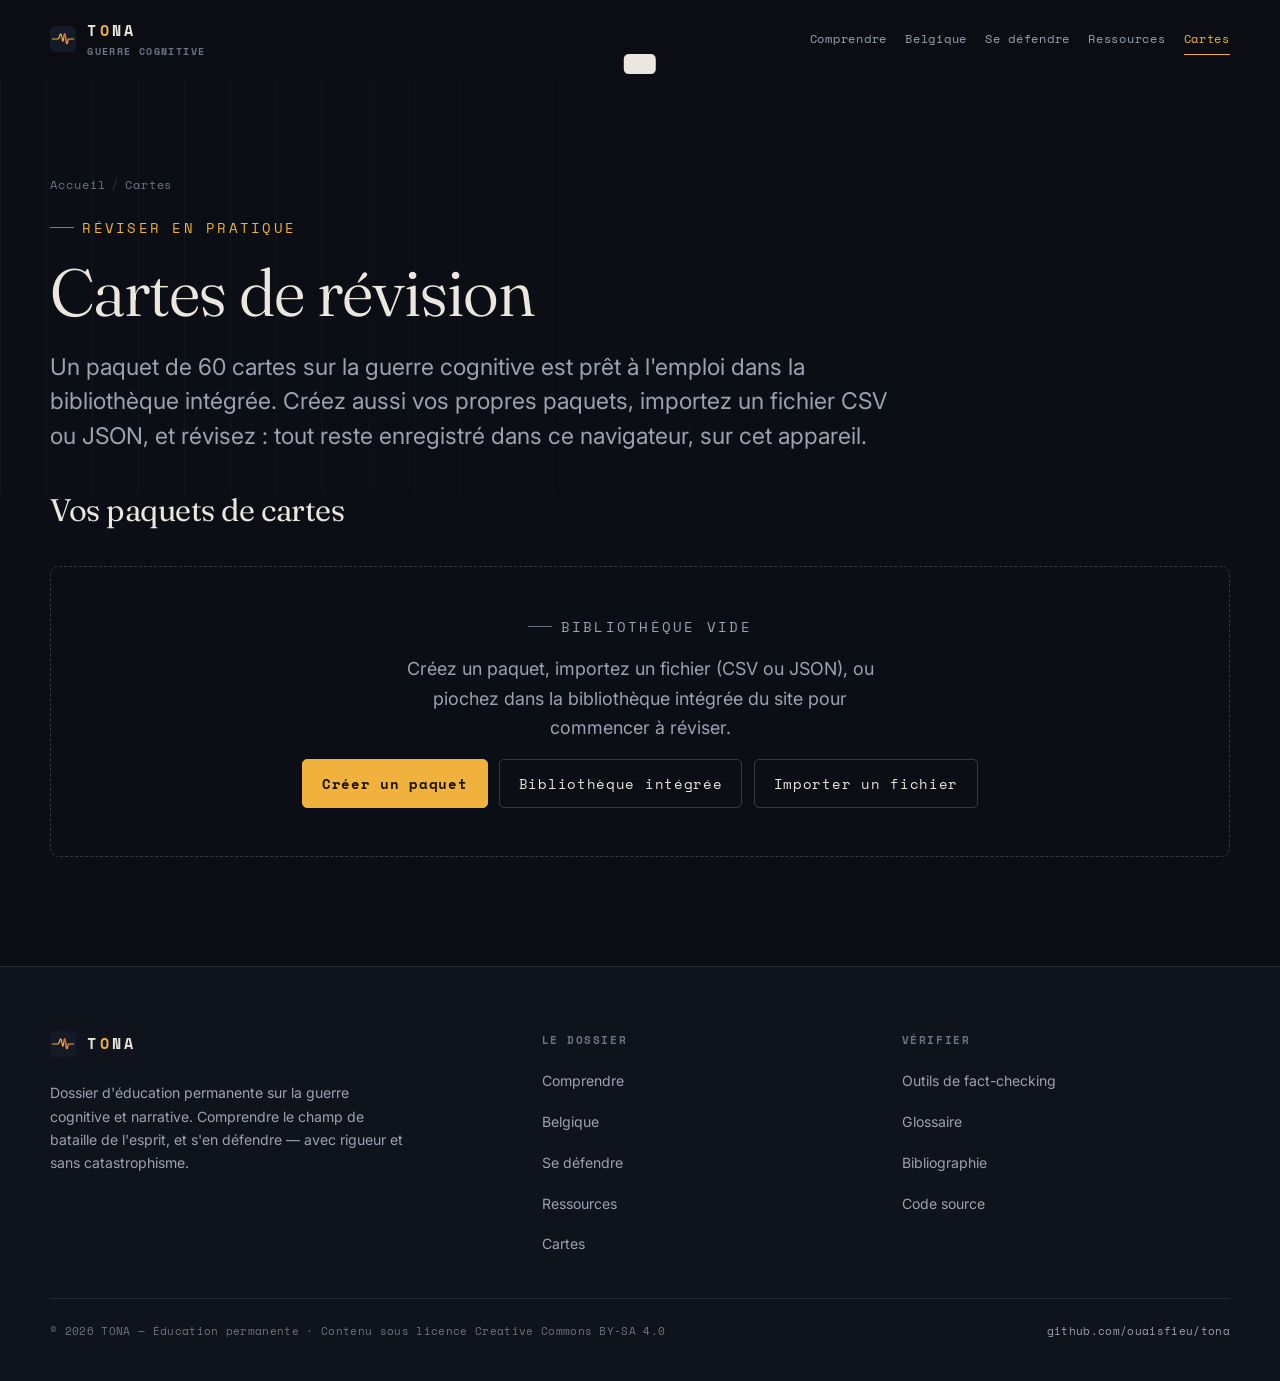
<file: cartes.html>
<!DOCTYPE html>
<html lang="fr">
<head>
<meta charset="utf-8">
<meta name="viewport" content="width=device-width, initial-scale=1">
<title>Cartes de révision — guerre cognitive | TONA</title>
<meta name="description" content="Réviser les repères de la guerre cognitive avec des flashcards : créez vos paquets, importez vos propres cartes ou piochez dans la bibliothèque du site. Tout est enregistré dans votre navigateur.">
<meta name="author" content="TONA — éducation permanente">
<meta name="theme-color" content="#0b0e14">
<link rel="canonical" href="https://ouaisfieu.github.io/tona/cartes.html">

<meta property="og:type" content="website">
<meta property="og:site_name" content="TONA">
<meta property="og:locale" content="fr_FR">
<meta property="og:url" content="https://ouaisfieu.github.io/tona/cartes.html">
<meta property="og:title" content="Cartes de révision — guerre cognitive">
<meta property="og:description" content="Créez, importez et révisez des flashcards sur la guerre cognitive. Stockage local dans votre navigateur.">
<meta property="og:image" content="https://ouaisfieu.github.io/tona/assets/img/og-cover.png">
<meta property="og:image:width" content="1200">
<meta property="og:image:height" content="630">
<meta name="twitter:card" content="summary_large_image">
<meta name="twitter:title" content="Cartes de révision — guerre cognitive">
<meta name="twitter:description" content="Créez, importez et révisez des flashcards sur la guerre cognitive.">
<meta name="twitter:image" content="https://ouaisfieu.github.io/tona/assets/img/og-cover.png">

<link rel="icon" href="assets/img/favicon.svg" type="image/svg+xml">
<link rel="apple-touch-icon" href="assets/img/favicon.svg">
<link rel="preconnect" href="https://fonts.googleapis.com">
<link rel="preconnect" href="https://fonts.gstatic.com" crossorigin>
<link href="https://fonts.googleapis.com/css2?family=Fraunces:ital,opsz,wght@0,9..144,300..600;1,9..144,300..500&family=Inter:wght@400;500;600;700&family=Space+Mono:ital,wght@0,400;0,700;1,400&display=swap" rel="stylesheet">
<link rel="stylesheet" href="assets/css/style.css">
<link rel="stylesheet" href="assets/css/cartes.css?v=4">

<script type="application/ld+json">
{
  "@context": "https://schema.org",
  "@type": "WebApplication",
  "name": "Cartes de révision — TONA",
  "applicationCategory": "EducationApplication",
  "description": "Application de flashcards pour réviser la guerre cognitive : création, import et étude de paquets de cartes, stockés localement.",
  "inLanguage": "fr",
  "isPartOf": { "@type": "WebSite", "name": "TONA", "url": "https://ouaisfieu.github.io/tona/" },
  "url": "https://ouaisfieu.github.io/tona/cartes.html"
}
</script>
<script type="application/ld+json">
{
  "@context": "https://schema.org",
  "@type": "BreadcrumbList",
  "itemListElement": [
    { "@type": "ListItem", "position": 1, "name": "Accueil", "item": "https://ouaisfieu.github.io/tona/" },
    { "@type": "ListItem", "position": 2, "name": "Cartes", "item": "https://ouaisfieu.github.io/tona/cartes.html" }
  ]
}
</script>
</head>
<body>
<a class="skip-link" href="#main">Aller au contenu</a>
<div class="progress" aria-hidden="true"></div>

<header class="site-header">
  <div class="wrap">
    <nav class="nav" aria-label="Navigation principale">
      <a class="brand" href="index.html" aria-label="TONA — accueil">
        <svg class="brand__glyph" viewBox="0 0 64 64" aria-hidden="true"><rect width="64" height="64" rx="13" fill="#141a26"/><path d="M6 32 H18 Q22 32 24 24 Q27 12 30 32 Q32 46 35 22 Q37 12 40 40 Q42 50 45 32 H58" fill="none" stroke="#F0B23C" stroke-width="3" stroke-linecap="round" stroke-linejoin="round"/><path d="M35 22 Q37 12 40 40" fill="none" stroke="#E5533D" stroke-width="3" stroke-linecap="round"/></svg>
        <span class="brand__name">T<b>O</b>NA<span class="brand__tag">Guerre cognitive</span></span>
      </a>
      <button class="nav__toggle" aria-label="Ouvrir le menu" aria-expanded="false" aria-controls="menu"><span></span></button>
      <div class="nav__links" id="menu">
        <a href="comprendre.html">Comprendre</a>
        <a href="belgique.html">Belgique</a>
        <a href="se-defendre.html">Se défendre</a>
        <a href="ressources.html">Ressources</a>
        <a href="cartes.html" aria-current="page">Cartes</a>
      </div>
    </nav>
  </div>
</header>

<main id="main">
  <section class="pagehead">
    <div class="pagehead__grid" aria-hidden="true"></div>
    <div class="wrap">
      <p class="breadcrumb"><a href="index.html">Accueil</a><span>/</span>Cartes</p>
      <p class="kicker" style="margin-top:1.4rem;">Réviser en pratique</p>
      <h1 class="balance">Cartes de révision</h1>
      <p class="pagehead__intro pretty">Un paquet de 60 cartes sur la guerre cognitive est prêt à l'emploi dans la bibliothèque intégrée. Créez aussi vos propres paquets, importez un fichier CSV ou JSON, et révisez : tout reste enregistré dans ce navigateur, sur cet appareil.</p>
    </div>
  </section>

  <section class="section" style="padding-top:0;">
    <div class="wrap">
      <div id="app"></div>
    </div>
  </section>
</main>

<!-- Nouveau paquet -->
<dialog id="dlg-newdeck" class="modal">
  <form method="dialog" novalidate>
    <div class="modal__head">
      <h3>Créer un paquet</h3>
      <button type="button" class="modal__close" data-close aria-label="Fermer">✕</button>
    </div>
    <div class="modal__body">
      <div class="field">
        <label for="nd-title">Titre</label>
        <input id="nd-title" name="title" type="text" required placeholder="Ex. : Vocabulaire FIMI">
      </div>
      <div class="field">
        <label for="nd-desc">Description <span class="hint">(optionnelle)</span></label>
        <input id="nd-desc" name="description" type="text" placeholder="Ex. : Sigles et cadres d'analyse">
      </div>
    </div>
    <div class="modal__foot">
      <button type="button" class="btn btn--ghost" data-close>Annuler</button>
      <button type="submit" class="btn btn--primary">Créer le paquet</button>
    </div>
  </form>
</dialog>

<!-- Importer un fichier -->
<dialog id="dlg-import" class="modal">
  <form novalidate>
    <div class="modal__head">
      <h3 data-import-title>Importer un paquet</h3>
      <button type="button" class="modal__close" data-close aria-label="Fermer">✕</button>
    </div>
    <div class="modal__body">
      <div class="field">
        <label for="imp-file">Fichier CSV ou JSON</label>
        <input id="imp-file" name="file" type="file" accept=".csv,.json,text/csv,application/json">
        <p class="hint">CSV : deux colonnes, « question,réponse ». JSON : le format exporté par cette application.</p>
      </div>
      <div class="field">
        <label for="imp-paste">Ou collez le contenu CSV</label>
        <textarea id="imp-paste" name="pasted" rows="5" placeholder="Question 1,Réponse 1&#10;Question 2,Réponse 2"></textarea>
      </div>
    </div>
    <div class="modal__foot">
      <button type="button" class="btn btn--ghost" data-close>Annuler</button>
      <button type="submit" class="btn btn--primary">Importer</button>
    </div>
  </form>
</dialog>

<!-- Bibliothèque intégrée -->
<dialog id="dlg-catalog" class="modal">
  <div class="modal__head">
    <h3>Bibliothèque intégrée</h3>
    <button type="button" class="modal__close" data-close aria-label="Fermer">✕</button>
  </div>
  <div class="modal__body" data-catalog-body></div>
  <div class="modal__foot">
    <button type="button" class="btn btn--ghost" data-close>Fermer</button>
  </div>
</dialog>

<!-- Confirmation -->
<dialog id="dlg-confirm" class="modal">
  <div class="modal__head">
    <h3>Confirmer</h3>
    <button type="button" class="modal__close" data-close aria-label="Fermer">✕</button>
  </div>
  <div class="modal__body">
    <p data-confirm-msg>Confirmer cette action ?</p>
  </div>
  <div class="modal__foot">
    <button type="button" class="btn btn--ghost" data-close>Annuler</button>
    <button type="button" class="btn btn--danger" data-confirm-yes>Confirmer</button>
  </div>
</dialog>

<div id="toast" class="toast" role="status" aria-live="polite"></div>

<footer class="site-footer">
  <div class="wrap">
    <div class="foot-top">
      <div>
        <a class="brand" href="index.html" aria-label="TONA — accueil">
          <svg class="brand__glyph" viewBox="0 0 64 64" aria-hidden="true"><rect width="64" height="64" rx="13" fill="#141a26"/><path d="M6 32 H18 Q22 32 24 24 Q27 12 30 32 Q32 46 35 22 Q37 12 40 40 Q42 50 45 32 H58" fill="none" stroke="#F0B23C" stroke-width="3" stroke-linecap="round" stroke-linejoin="round"/><path d="M35 22 Q37 12 40 40" fill="none" stroke="#E5533D" stroke-width="3" stroke-linecap="round"/></svg>
          <span class="brand__name">T<b>O</b>NA</span>
        </a>
        <p class="foot__about">Dossier d'éducation permanente sur la guerre cognitive et narrative. Comprendre le champ de bataille de l'esprit, et s'en défendre — avec rigueur et sans catastrophisme.</p>
      </div>
      <div class="foot__col">
        <h5>Le dossier</h5>
        <ul>
          <li><a href="comprendre.html">Comprendre</a></li>
          <li><a href="belgique.html">Belgique</a></li>
          <li><a href="se-defendre.html">Se défendre</a></li>
          <li><a href="ressources.html">Ressources</a></li>
          <li><a href="cartes.html">Cartes</a></li>
        </ul>
      </div>
      <div class="foot__col">
        <h5>Vérifier</h5>
        <ul>
          <li><a href="ressources.html#outils">Outils de fact-checking</a></li>
          <li><a href="ressources.html#glossaire">Glossaire</a></li>
          <li><a href="ressources.html#biblio">Bibliographie</a></li>
          <li><a href="https://github.com/ouaisfieu/tona" rel="noopener">Code source</a></li>
        </ul>
      </div>
    </div>
    <div class="foot-note">
      <p>© <span data-year>2026</span> TONA — Éducation permanente · Contenu sous licence Creative Commons BY-SA 4.0</p>
      <p><a href="https://github.com/ouaisfieu/tona" rel="noopener">github.com/ouaisfieu/tona</a></p>
    </div>
  </div>
</footer>

<script src="assets/js/main.js" defer></script>
<script src="assets/js/cartes.js?v=3" defer></script>
</body>
</html>
</file>
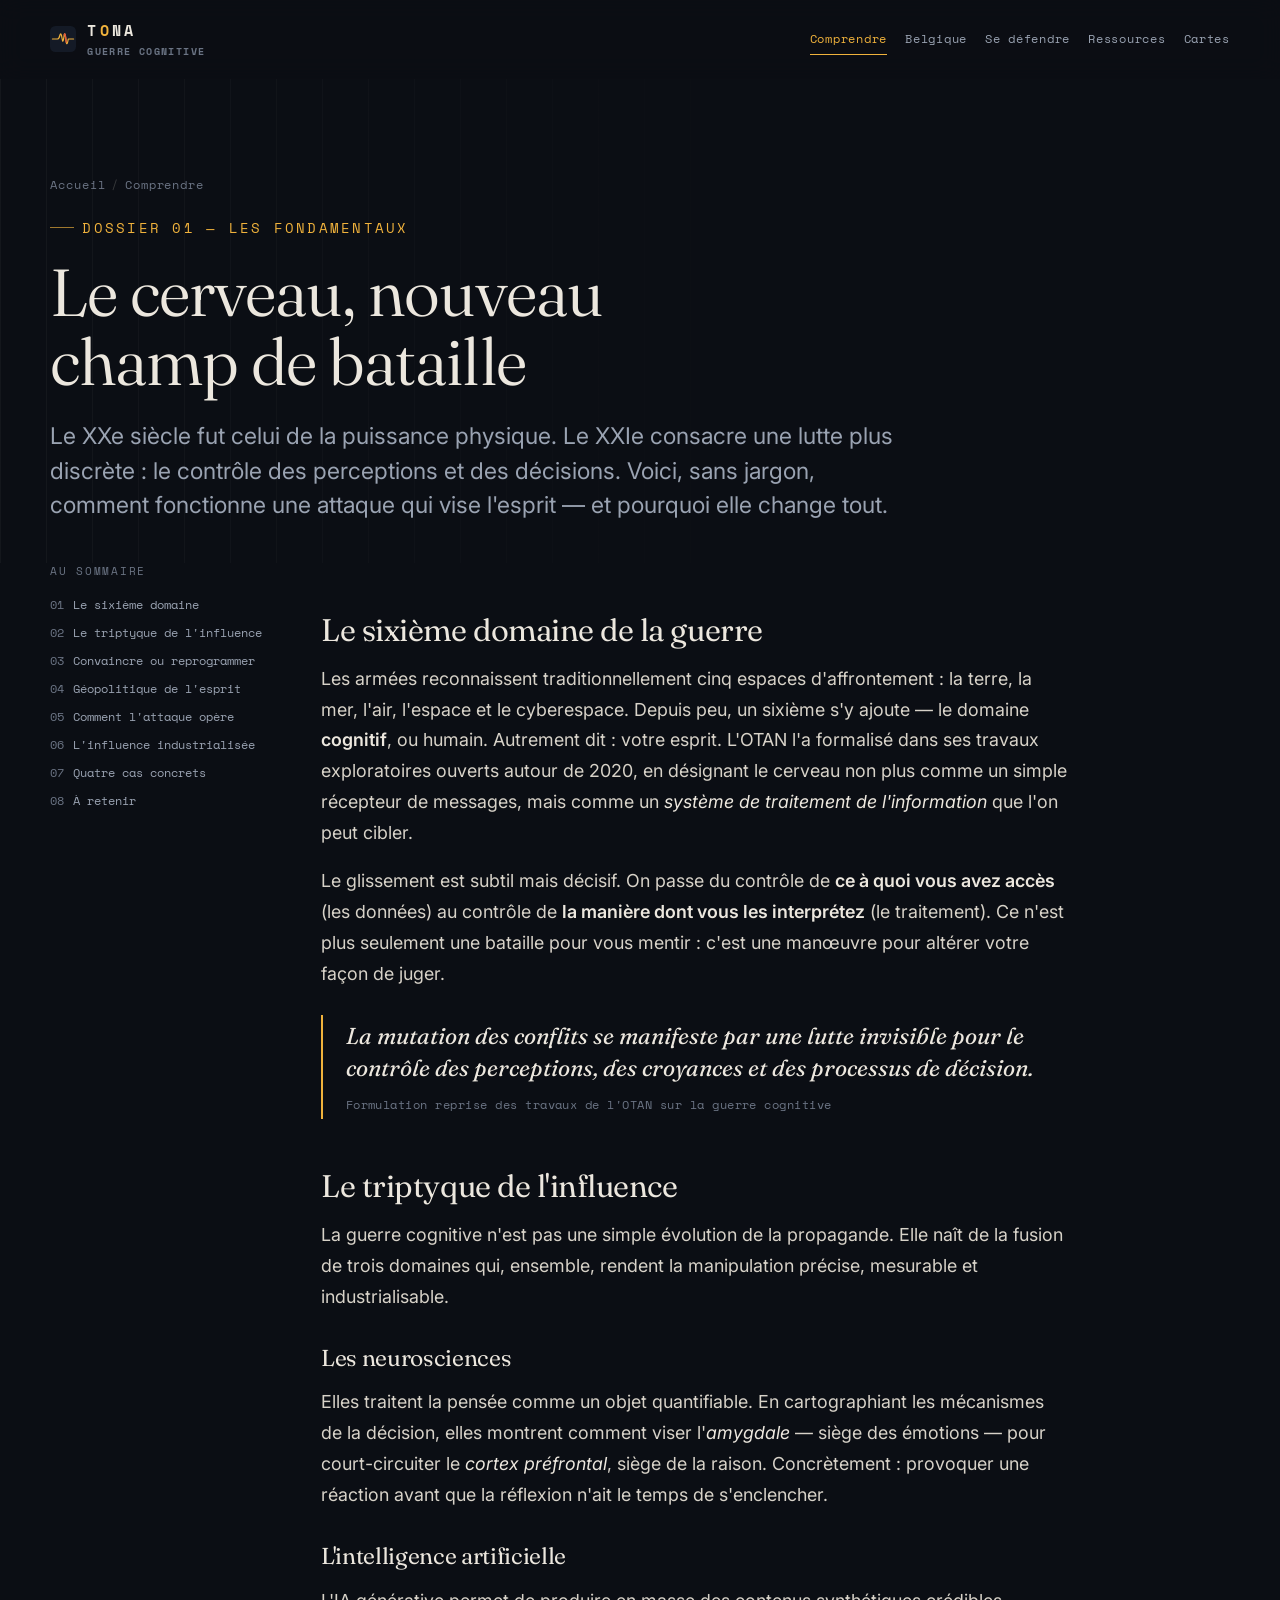
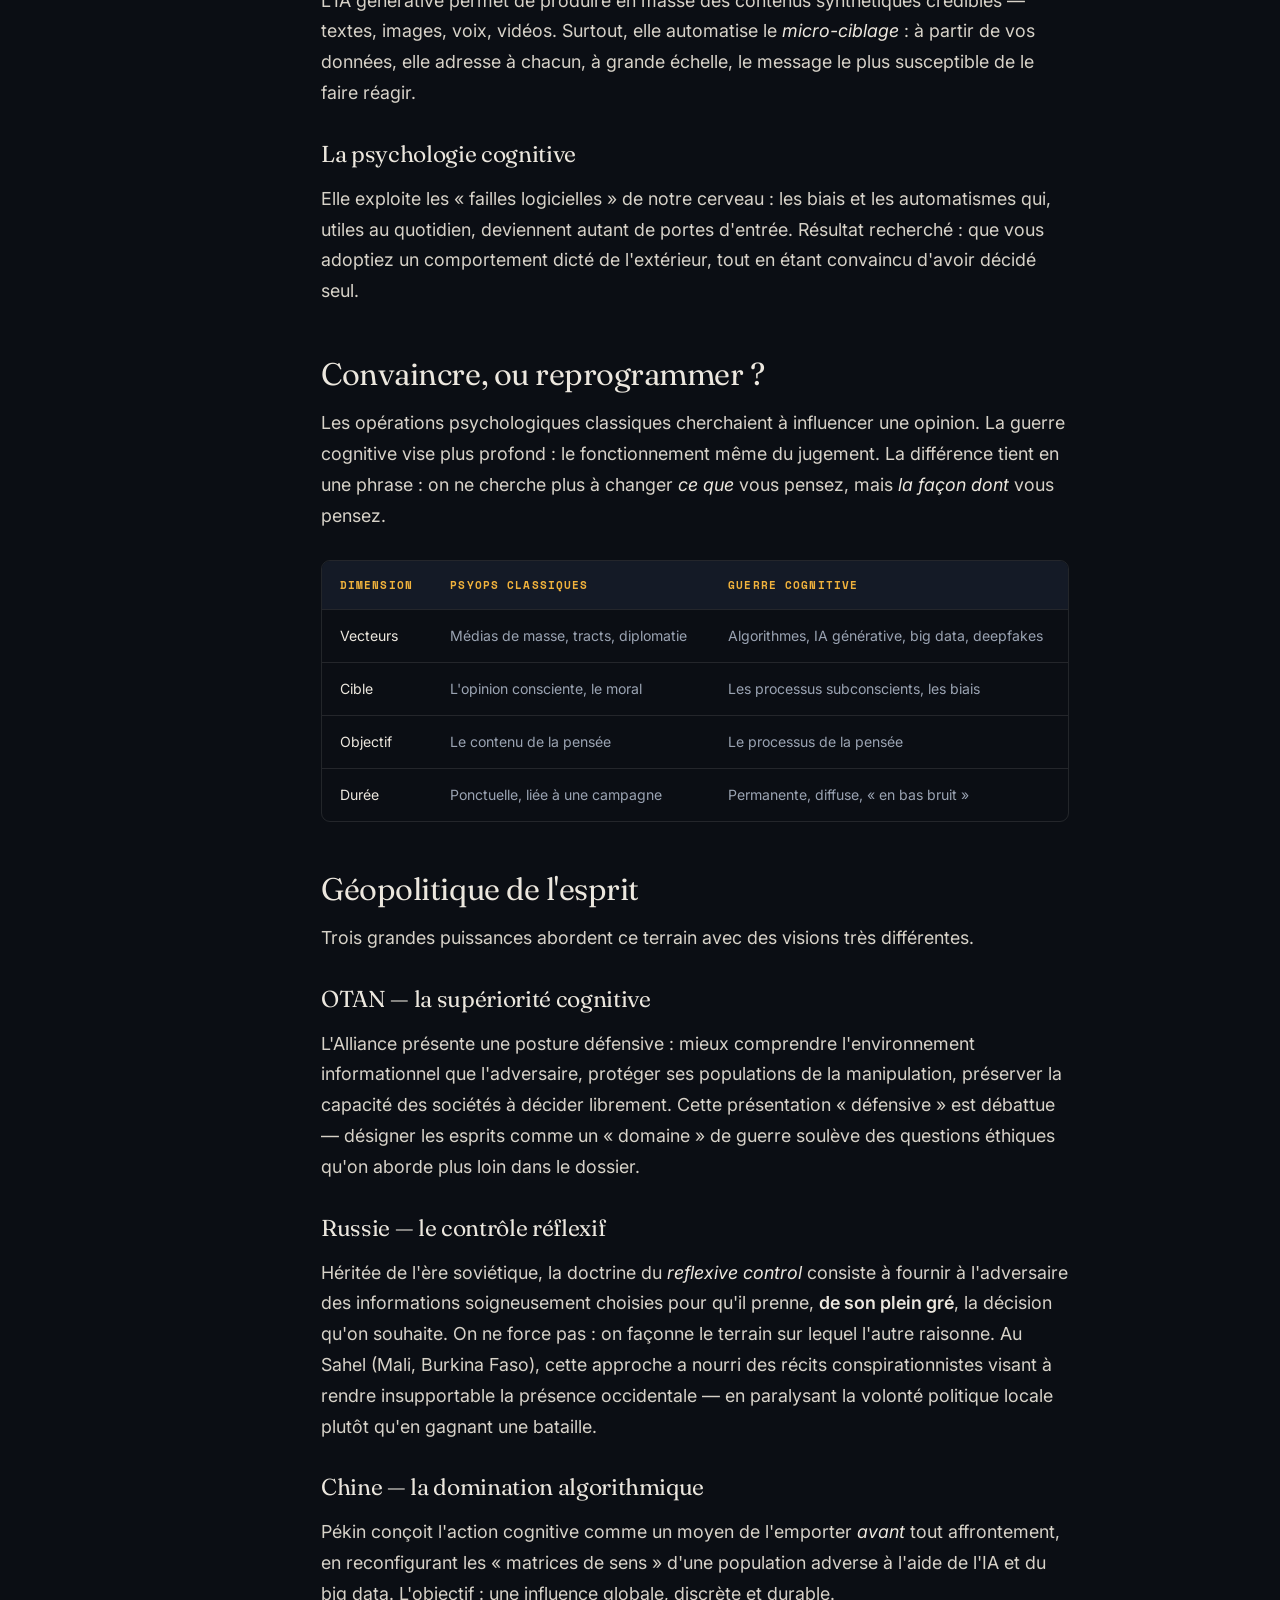
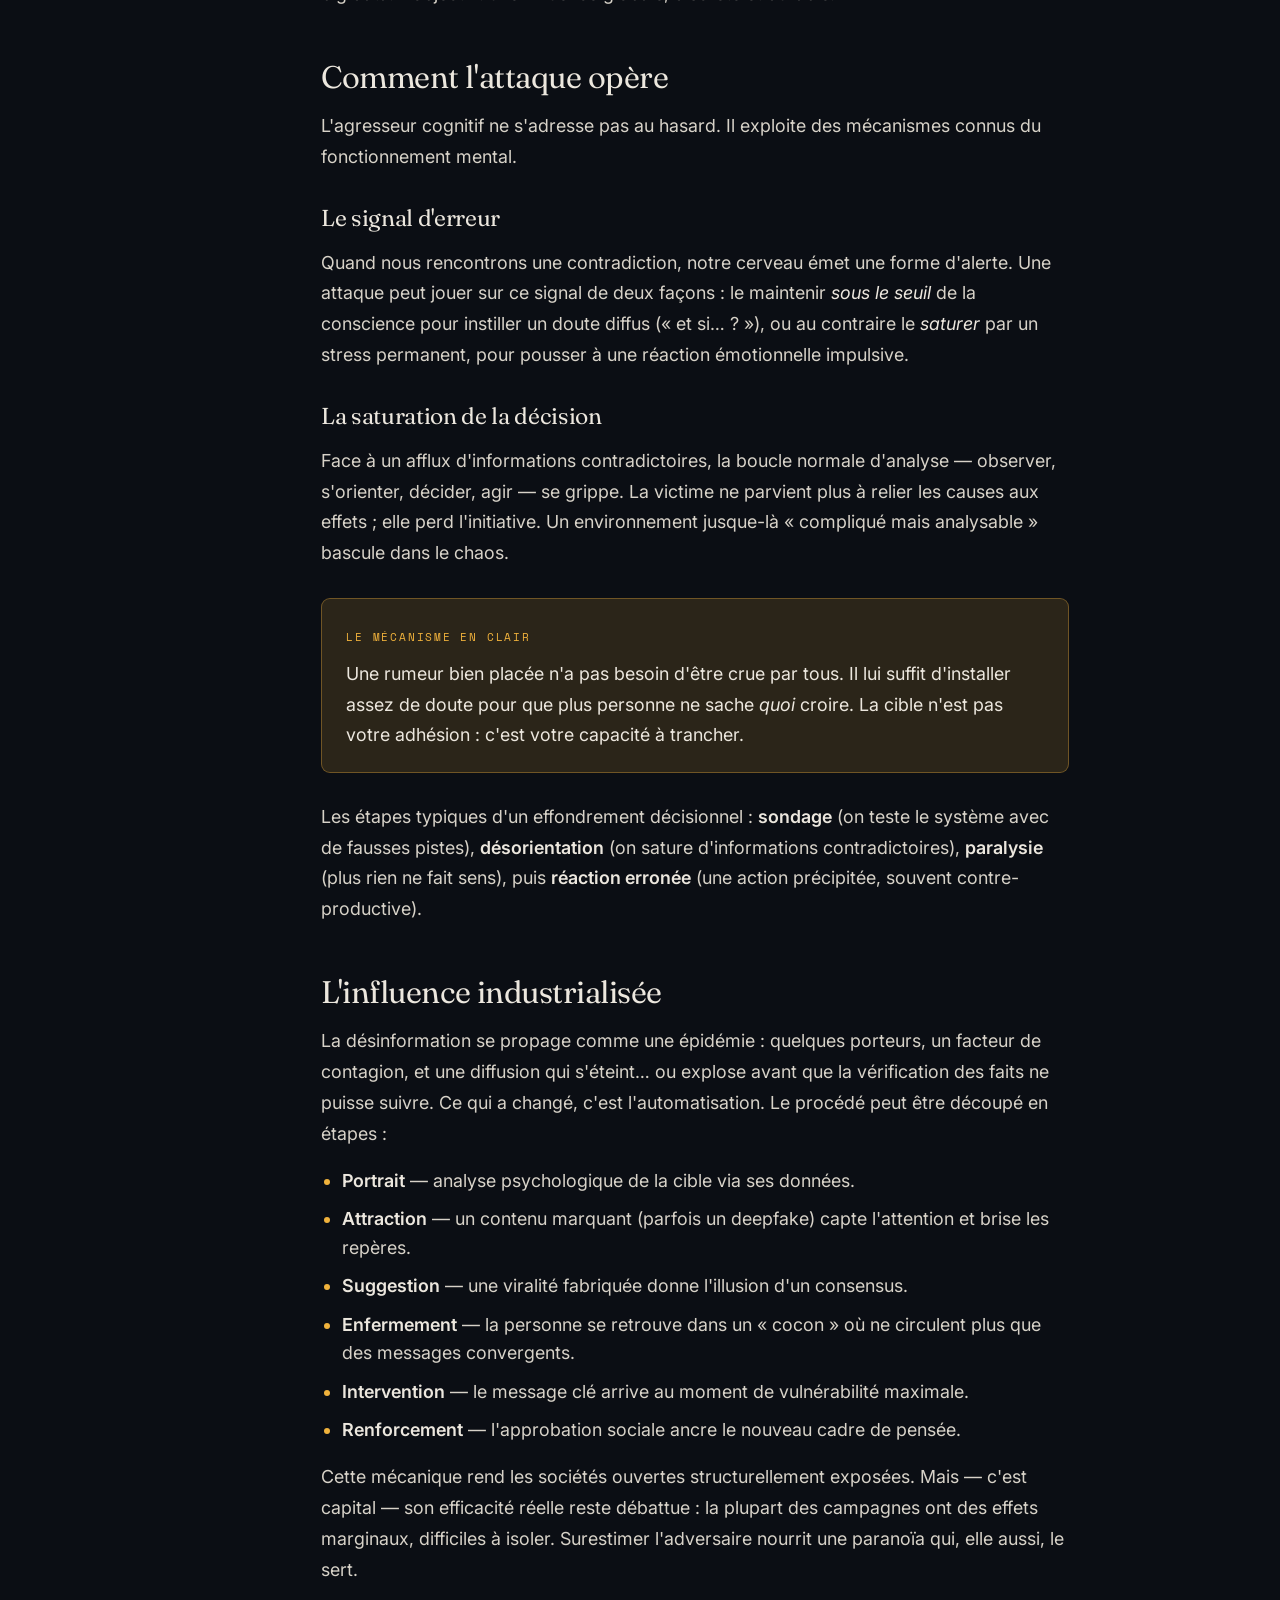
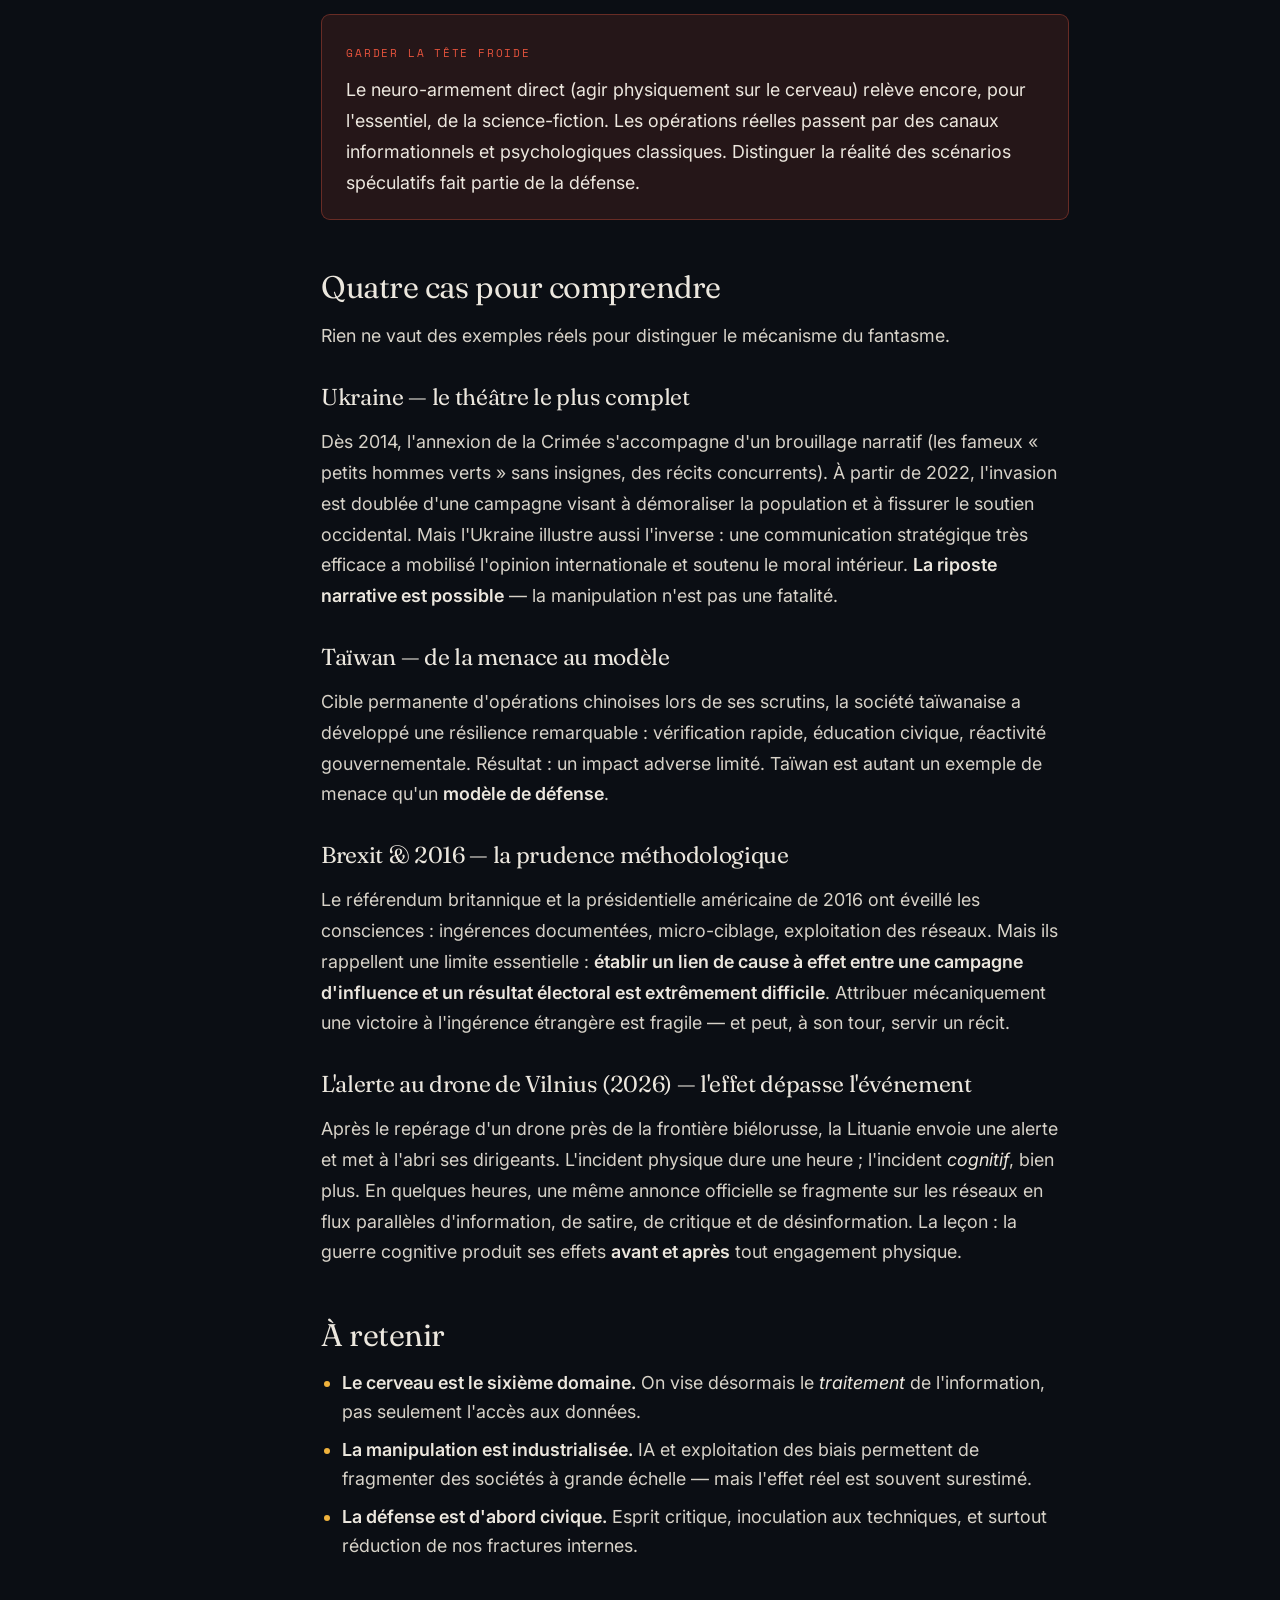
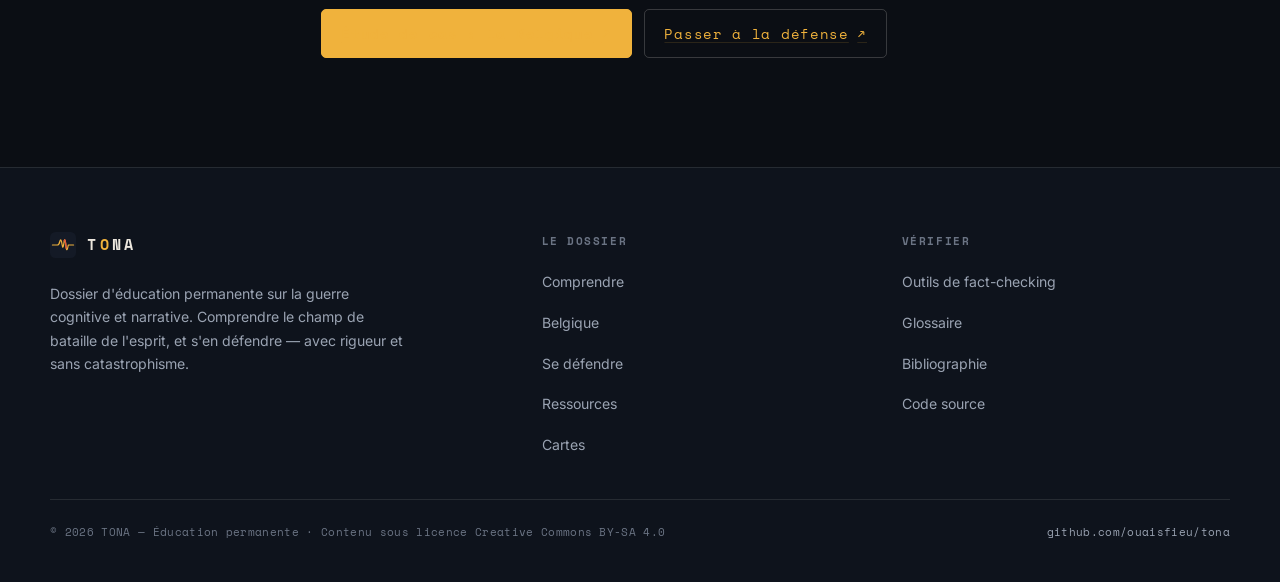
<file: comprendre.html>
<!DOCTYPE html>
<html lang="fr">
<head>
<meta charset="utf-8">
<meta name="viewport" content="width=device-width, initial-scale=1">
<title>Comprendre la guerre cognitive — Le cerveau, nouveau champ de bataille | TONA</title>
<meta name="description" content="Neurosciences, intelligence artificielle et biais cognitifs : comment une attaque sur l'esprit fonctionne, expliquée simplement. Doctrines de l'OTAN, de la Russie et de la Chine, mécanismes et parades.">
<meta name="author" content="TONA — éducation permanente">
<meta name="theme-color" content="#0b0e14">
<link rel="canonical" href="https://ouaisfieu.github.io/tona/comprendre.html">

<meta property="og:type" content="article">
<meta property="og:site_name" content="TONA">
<meta property="og:locale" content="fr_FR">
<meta property="og:url" content="https://ouaisfieu.github.io/tona/comprendre.html">
<meta property="og:title" content="Comprendre la guerre cognitive — le cerveau comme champ de bataille">
<meta property="og:description" content="Comment une attaque sur l'esprit fonctionne, expliquée simplement : neurosciences, IA, biais, doctrines et parades.">
<meta property="og:image" content="https://ouaisfieu.github.io/tona/assets/img/og-cover.png">
<meta property="og:image:width" content="1200">
<meta property="og:image:height" content="630">
<meta name="twitter:card" content="summary_large_image">
<meta name="twitter:title" content="Comprendre la guerre cognitive">
<meta name="twitter:description" content="Le cerveau, nouveau champ de bataille : neurosciences, IA, biais, doctrines et parades.">
<meta name="twitter:image" content="https://ouaisfieu.github.io/tona/assets/img/og-cover.png">

<link rel="icon" href="assets/img/favicon.svg" type="image/svg+xml">
<link rel="apple-touch-icon" href="assets/img/favicon.svg">
<link rel="preconnect" href="https://fonts.googleapis.com">
<link rel="preconnect" href="https://fonts.gstatic.com" crossorigin>
<link href="https://fonts.googleapis.com/css2?family=Fraunces:ital,opsz,wght@0,9..144,300..600;1,9..144,300..500&family=Inter:wght@400;500;600;700&family=Space+Mono:ital,wght@0,400;0,700;1,400&display=swap" rel="stylesheet">
<link rel="stylesheet" href="assets/css/style.css">

<script type="application/ld+json">
{
  "@context": "https://schema.org",
  "@type": "Article",
  "headline": "Comprendre la guerre cognitive : le cerveau, nouveau champ de bataille du XXIe siècle",
  "description": "Neurosciences, intelligence artificielle et biais cognitifs : comment une attaque sur l'esprit fonctionne, doctrines et parades.",
  "inLanguage": "fr",
  "image": "https://ouaisfieu.github.io/tona/assets/img/og-cover.png",
  "author": { "@type": "Organization", "name": "TONA" },
  "publisher": { "@type": "Organization", "name": "TONA", "logo": { "@type": "ImageObject", "url": "https://ouaisfieu.github.io/tona/assets/img/favicon.svg" } },
  "mainEntityOfPage": "https://ouaisfieu.github.io/tona/comprendre.html"
}
</script>
<script type="application/ld+json">
{
  "@context": "https://schema.org",
  "@type": "BreadcrumbList",
  "itemListElement": [
    { "@type": "ListItem", "position": 1, "name": "Accueil", "item": "https://ouaisfieu.github.io/tona/" },
    { "@type": "ListItem", "position": 2, "name": "Comprendre", "item": "https://ouaisfieu.github.io/tona/comprendre.html" }
  ]
}
</script>
</head>
<body>
<a class="skip-link" href="#main">Aller au contenu</a>
<div class="progress" aria-hidden="true"></div>

<header class="site-header">
  <div class="wrap">
    <nav class="nav" aria-label="Navigation principale">
      <a class="brand" href="index.html" aria-label="TONA — accueil">
        <svg class="brand__glyph" viewBox="0 0 64 64" aria-hidden="true"><rect width="64" height="64" rx="13" fill="#141a26"/><path d="M6 32 H18 Q22 32 24 24 Q27 12 30 32 Q32 46 35 22 Q37 12 40 40 Q42 50 45 32 H58" fill="none" stroke="#F0B23C" stroke-width="3" stroke-linecap="round" stroke-linejoin="round"/><path d="M35 22 Q37 12 40 40" fill="none" stroke="#E5533D" stroke-width="3" stroke-linecap="round"/></svg>
        <span class="brand__name">T<b>O</b>NA<span class="brand__tag">Guerre cognitive</span></span>
      </a>
      <button class="nav__toggle" aria-label="Ouvrir le menu" aria-expanded="false" aria-controls="menu"><span></span></button>
      <div class="nav__links" id="menu">
        <a href="comprendre.html" aria-current="page">Comprendre</a>
        <a href="belgique.html">Belgique</a>
        <a href="se-defendre.html">Se défendre</a>
        <a href="ressources.html">Ressources</a>
      <a href="cartes.html">Cartes</a>
      </div>
    </nav>
  </div>
</header>

<main id="main">
  <section class="pagehead">
    <div class="pagehead__grid" aria-hidden="true"></div>
    <div class="wrap">
      <p class="breadcrumb"><a href="index.html">Accueil</a><span>/</span>Comprendre</p>
      <p class="kicker" style="margin-top:1.4rem;">Dossier 01 — Les fondamentaux</p>
      <h1 class="balance">Le cerveau, nouveau champ de bataille</h1>
      <p class="pagehead__intro pretty">Le XXe siècle fut celui de la puissance physique. Le XXIe consacre une lutte plus discrète : le contrôle des perceptions et des décisions. Voici, sans jargon, comment fonctionne une attaque qui vise l'esprit — et pourquoi elle change tout.</p>
    </div>
  </section>

  <section class="section" style="padding-top:0;">
    <div class="wrap">
      <div class="article">
        <aside class="toc" aria-label="Sommaire">
          <p class="toc__title">Au sommaire</p>
          <ol>
            <li><a href="#domaine">Le sixième domaine</a></li>
            <li><a href="#triptyque">Le triptyque de l'influence</a></li>
            <li><a href="#rupture">Convaincre ou reprogrammer</a></li>
            <li><a href="#geopolitique">Géopolitique de l'esprit</a></li>
            <li><a href="#mecanismes">Comment l'attaque opère</a></li>
            <li><a href="#industrialisation">L'influence industrialisée</a></li>
            <li><a href="#cas">Quatre cas concrets</a></li>
            <li><a href="#retenir">À retenir</a></li>
          </ol>
        </aside>

        <article class="prose">
          <h2 id="domaine">Le sixième domaine de la guerre</h2>
          <p>Les armées reconnaissent traditionnellement cinq espaces d'affrontement : la terre, la mer, l'air, l'espace et le cyberespace. Depuis peu, un sixième s'y ajoute — le domaine <strong>cognitif</strong>, ou humain. Autrement dit : votre esprit. L'OTAN l'a formalisé dans ses travaux exploratoires ouverts autour de 2020, en désignant le cerveau non plus comme un simple récepteur de messages, mais comme un <em>système de traitement de l'information</em> que l'on peut cibler.</p>
          <p>Le glissement est subtil mais décisif. On passe du contrôle de <strong>ce à quoi vous avez accès</strong> (les données) au contrôle de <strong>la manière dont vous les interprétez</strong> (le traitement). Ce n'est plus seulement une bataille pour vous mentir : c'est une manœuvre pour altérer votre façon de juger.</p>
          <blockquote>La mutation des conflits se manifeste par une lutte invisible pour le contrôle des perceptions, des croyances et des processus de décision.<cite>Formulation reprise des travaux de l'OTAN sur la guerre cognitive</cite></blockquote>

          <h2 id="triptyque">Le triptyque de l'influence</h2>
          <p>La guerre cognitive n'est pas une simple évolution de la propagande. Elle naît de la fusion de trois domaines qui, ensemble, rendent la manipulation précise, mesurable et industrialisable.</p>
          <h3>Les neurosciences</h3>
          <p>Elles traitent la pensée comme un objet quantifiable. En cartographiant les mécanismes de la décision, elles montrent comment viser l'<em>amygdale</em> — siège des émotions — pour court-circuiter le <em>cortex préfrontal</em>, siège de la raison. Concrètement : provoquer une réaction avant que la réflexion n'ait le temps de s'enclencher.</p>
          <h3>L'intelligence artificielle</h3>
          <p>L'IA générative permet de produire en masse des contenus synthétiques crédibles — textes, images, voix, vidéos. Surtout, elle automatise le <em>micro-ciblage</em> : à partir de vos données, elle adresse à chacun, à grande échelle, le message le plus susceptible de le faire réagir.</p>
          <h3>La psychologie cognitive</h3>
          <p>Elle exploite les « failles logicielles » de notre cerveau : les biais et les automatismes qui, utiles au quotidien, deviennent autant de portes d'entrée. Résultat recherché : que vous adoptiez un comportement dicté de l'extérieur, tout en étant convaincu d'avoir décidé seul.</p>

          <h2 id="rupture">Convaincre, ou reprogrammer ?</h2>
          <p>Les opérations psychologiques classiques cherchaient à influencer une opinion. La guerre cognitive vise plus profond : le fonctionnement même du jugement. La différence tient en une phrase : on ne cherche plus à changer <em>ce que</em> vous pensez, mais <em>la façon dont</em> vous pensez.</p>
          <div class="tablewrap">
            <table class="dtable">
              <thead><tr><th>Dimension</th><th>PSYOPS classiques</th><th>Guerre cognitive</th></tr></thead>
              <tbody>
                <tr><td>Vecteurs</td><td>Médias de masse, tracts, diplomatie</td><td>Algorithmes, IA générative, big data, deepfakes</td></tr>
                <tr><td>Cible</td><td>L'opinion consciente, le moral</td><td>Les processus subconscients, les biais</td></tr>
                <tr><td>Objectif</td><td>Le contenu de la pensée</td><td>Le processus de la pensée</td></tr>
                <tr><td>Durée</td><td>Ponctuelle, liée à une campagne</td><td>Permanente, diffuse, « en bas bruit »</td></tr>
              </tbody>
            </table>
          </div>

          <h2 id="geopolitique">Géopolitique de l'esprit</h2>
          <p>Trois grandes puissances abordent ce terrain avec des visions très différentes.</p>
          <h3>OTAN — la supériorité cognitive</h3>
          <p>L'Alliance présente une posture défensive : mieux comprendre l'environnement informationnel que l'adversaire, protéger ses populations de la manipulation, préserver la capacité des sociétés à décider librement. Cette présentation « défensive » est débattue — désigner les esprits comme un « domaine » de guerre soulève des questions éthiques qu'on aborde plus loin dans le dossier.</p>
          <h3>Russie — le contrôle réflexif</h3>
          <p>Héritée de l'ère soviétique, la doctrine du <em>reflexive control</em> consiste à fournir à l'adversaire des informations soigneusement choisies pour qu'il prenne, <strong>de son plein gré</strong>, la décision qu'on souhaite. On ne force pas : on façonne le terrain sur lequel l'autre raisonne. Au Sahel (Mali, Burkina Faso), cette approche a nourri des récits conspirationnistes visant à rendre insupportable la présence occidentale — en paralysant la volonté politique locale plutôt qu'en gagnant une bataille.</p>
          <h3>Chine — la domination algorithmique</h3>
          <p>Pékin conçoit l'action cognitive comme un moyen de l'emporter <em>avant</em> tout affrontement, en reconfigurant les « matrices de sens » d'une population adverse à l'aide de l'IA et du big data. L'objectif : une influence globale, discrète et durable.</p>

          <h2 id="mecanismes">Comment l'attaque opère</h2>
          <p>L'agresseur cognitif ne s'adresse pas au hasard. Il exploite des mécanismes connus du fonctionnement mental.</p>
          <h3>Le signal d'erreur</h3>
          <p>Quand nous rencontrons une contradiction, notre cerveau émet une forme d'alerte. Une attaque peut jouer sur ce signal de deux façons : le maintenir <em>sous le seuil</em> de la conscience pour instiller un doute diffus (« et si… ? »), ou au contraire le <em>saturer</em> par un stress permanent, pour pousser à une réaction émotionnelle impulsive.</p>
          <h3>La saturation de la décision</h3>
          <p>Face à un afflux d'informations contradictoires, la boucle normale d'analyse — observer, s'orienter, décider, agir — se grippe. La victime ne parvient plus à relier les causes aux effets ; elle perd l'initiative. Un environnement jusque-là « compliqué mais analysable » bascule dans le chaos.</p>
          <div class="callout">
            <span class="callout__tag">Le mécanisme en clair</span>
            <p>Une rumeur bien placée n'a pas besoin d'être crue par tous. Il lui suffit d'installer assez de doute pour que plus personne ne sache <em>quoi</em> croire. La cible n'est pas votre adhésion : c'est votre capacité à trancher.</p>
          </div>
          <p>Les étapes typiques d'un effondrement décisionnel : <strong>sondage</strong> (on teste le système avec de fausses pistes), <strong>désorientation</strong> (on sature d'informations contradictoires), <strong>paralysie</strong> (plus rien ne fait sens), puis <strong>réaction erronée</strong> (une action précipitée, souvent contre-productive).</p>

          <h2 id="industrialisation">L'influence industrialisée</h2>
          <p>La désinformation se propage comme une épidémie : quelques porteurs, un facteur de contagion, et une diffusion qui s'éteint… ou explose avant que la vérification des faits ne puisse suivre. Ce qui a changé, c'est l'automatisation. Le procédé peut être découpé en étapes :</p>
          <ul>
            <li><strong>Portrait</strong> — analyse psychologique de la cible via ses données.</li>
            <li><strong>Attraction</strong> — un contenu marquant (parfois un deepfake) capte l'attention et brise les repères.</li>
            <li><strong>Suggestion</strong> — une viralité fabriquée donne l'illusion d'un consensus.</li>
            <li><strong>Enfermement</strong> — la personne se retrouve dans un « cocon » où ne circulent plus que des messages convergents.</li>
            <li><strong>Intervention</strong> — le message clé arrive au moment de vulnérabilité maximale.</li>
            <li><strong>Renforcement</strong> — l'approbation sociale ancre le nouveau cadre de pensée.</li>
          </ul>
          <p>Cette mécanique rend les sociétés ouvertes structurellement exposées. Mais — c'est capital — son efficacité réelle reste débattue : la plupart des campagnes ont des effets marginaux, difficiles à isoler. Surestimer l'adversaire nourrit une paranoïa qui, elle aussi, le sert.</p>

          <div class="callout callout--warn">
            <span class="callout__tag">Garder la tête froide</span>
            <p>Le neuro-armement direct (agir physiquement sur le cerveau) relève encore, pour l'essentiel, de la science-fiction. Les opérations réelles passent par des canaux informationnels et psychologiques classiques. Distinguer la réalité des scénarios spéculatifs fait partie de la défense.</p>
          </div>

          <h2 id="cas">Quatre cas pour comprendre</h2>
          <p>Rien ne vaut des exemples réels pour distinguer le mécanisme du fantasme.</p>
          <h3>Ukraine — le théâtre le plus complet</h3>
          <p>Dès 2014, l'annexion de la Crimée s'accompagne d'un brouillage narratif (les fameux « petits hommes verts » sans insignes, des récits concurrents). À partir de 2022, l'invasion est doublée d'une campagne visant à démoraliser la population et à fissurer le soutien occidental. Mais l'Ukraine illustre aussi l'inverse : une communication stratégique très efficace a mobilisé l'opinion internationale et soutenu le moral intérieur. <strong>La riposte narrative est possible</strong> — la manipulation n'est pas une fatalité.</p>
          <h3>Taïwan — de la menace au modèle</h3>
          <p>Cible permanente d'opérations chinoises lors de ses scrutins, la société taïwanaise a développé une résilience remarquable : vérification rapide, éducation civique, réactivité gouvernementale. Résultat : un impact adverse limité. Taïwan est autant un exemple de menace qu'un <strong>modèle de défense</strong>.</p>
          <h3>Brexit &amp; 2016 — la prudence méthodologique</h3>
          <p>Le référendum britannique et la présidentielle américaine de 2016 ont éveillé les consciences : ingérences documentées, micro-ciblage, exploitation des réseaux. Mais ils rappellent une limite essentielle : <strong>établir un lien de cause à effet entre une campagne d'influence et un résultat électoral est extrêmement difficile</strong>. Attribuer mécaniquement une victoire à l'ingérence étrangère est fragile — et peut, à son tour, servir un récit.</p>
          <h3>L'alerte au drone de Vilnius (2026) — l'effet dépasse l'événement</h3>
          <p>Après le repérage d'un drone près de la frontière biélorusse, la Lituanie envoie une alerte et met à l'abri ses dirigeants. L'incident physique dure une heure ; l'incident <em>cognitif</em>, bien plus. En quelques heures, une même annonce officielle se fragmente sur les réseaux en flux parallèles d'information, de satire, de critique et de désinformation. La leçon : la guerre cognitive produit ses effets <strong>avant et après</strong> tout engagement physique.</p>

          <h2 id="retenir">À retenir</h2>
          <ul>
            <li><strong>Le cerveau est le sixième domaine.</strong> On vise désormais le <em>traitement</em> de l'information, pas seulement l'accès aux données.</li>
            <li><strong>La manipulation est industrialisée.</strong> IA et exploitation des biais permettent de fragmenter des sociétés à grande échelle — mais l'effet réel est souvent surestimé.</li>
            <li><strong>La défense est d'abord civique.</strong> Esprit critique, inoculation aux techniques, et surtout réduction de nos fractures internes.</li>
          </ul>

          <div class="hero__cta mt-l">
            <a class="btn btn--primary" href="belgique.html">Étude de cas : la Belgique <span class="arw" aria-hidden="true">↗</span></a>
            <a class="btn" href="se-defendre.html">Passer à la défense <span class="arw" aria-hidden="true">↗</span></a>
          </div>
        </article>
      </div>
    </div>
  </section>
</main>

<footer class="site-footer">
  <div class="wrap">
    <div class="foot-top">
      <div>
        <a class="brand" href="index.html" aria-label="TONA — accueil">
          <svg class="brand__glyph" viewBox="0 0 64 64" aria-hidden="true"><rect width="64" height="64" rx="13" fill="#141a26"/><path d="M6 32 H18 Q22 32 24 24 Q27 12 30 32 Q32 46 35 22 Q37 12 40 40 Q42 50 45 32 H58" fill="none" stroke="#F0B23C" stroke-width="3" stroke-linecap="round" stroke-linejoin="round"/><path d="M35 22 Q37 12 40 40" fill="none" stroke="#E5533D" stroke-width="3" stroke-linecap="round"/></svg>
          <span class="brand__name">T<b>O</b>NA</span>
        </a>
        <p class="foot__about">Dossier d'éducation permanente sur la guerre cognitive et narrative. Comprendre le champ de bataille de l'esprit, et s'en défendre — avec rigueur et sans catastrophisme.</p>
      </div>
      <div class="foot__col">
        <h5>Le dossier</h5>
        <ul>
          <li><a href="comprendre.html">Comprendre</a></li>
          <li><a href="belgique.html">Belgique</a></li>
          <li><a href="se-defendre.html">Se défendre</a></li>
          <li><a href="ressources.html">Ressources</a></li>
        <li><a href="cartes.html">Cartes</a></li>
        </ul>
      </div>
      <div class="foot__col">
        <h5>Vérifier</h5>
        <ul>
          <li><a href="ressources.html#outils">Outils de fact-checking</a></li>
          <li><a href="ressources.html#glossaire">Glossaire</a></li>
          <li><a href="ressources.html#biblio">Bibliographie</a></li>
          <li><a href="https://github.com/ouaisfieu/tona" rel="noopener">Code source</a></li>
        </ul>
      </div>
    </div>
    <div class="foot-note">
      <p>© <span data-year>2026</span> TONA — Éducation permanente · Contenu sous licence Creative Commons BY-SA 4.0</p>
      <p><a href="https://github.com/ouaisfieu/tona" rel="noopener">github.com/ouaisfieu/tona</a></p>
    </div>
  </div>
</footer>

<script src="assets/js/main.js" defer></script>
</body>
</html>
</file>
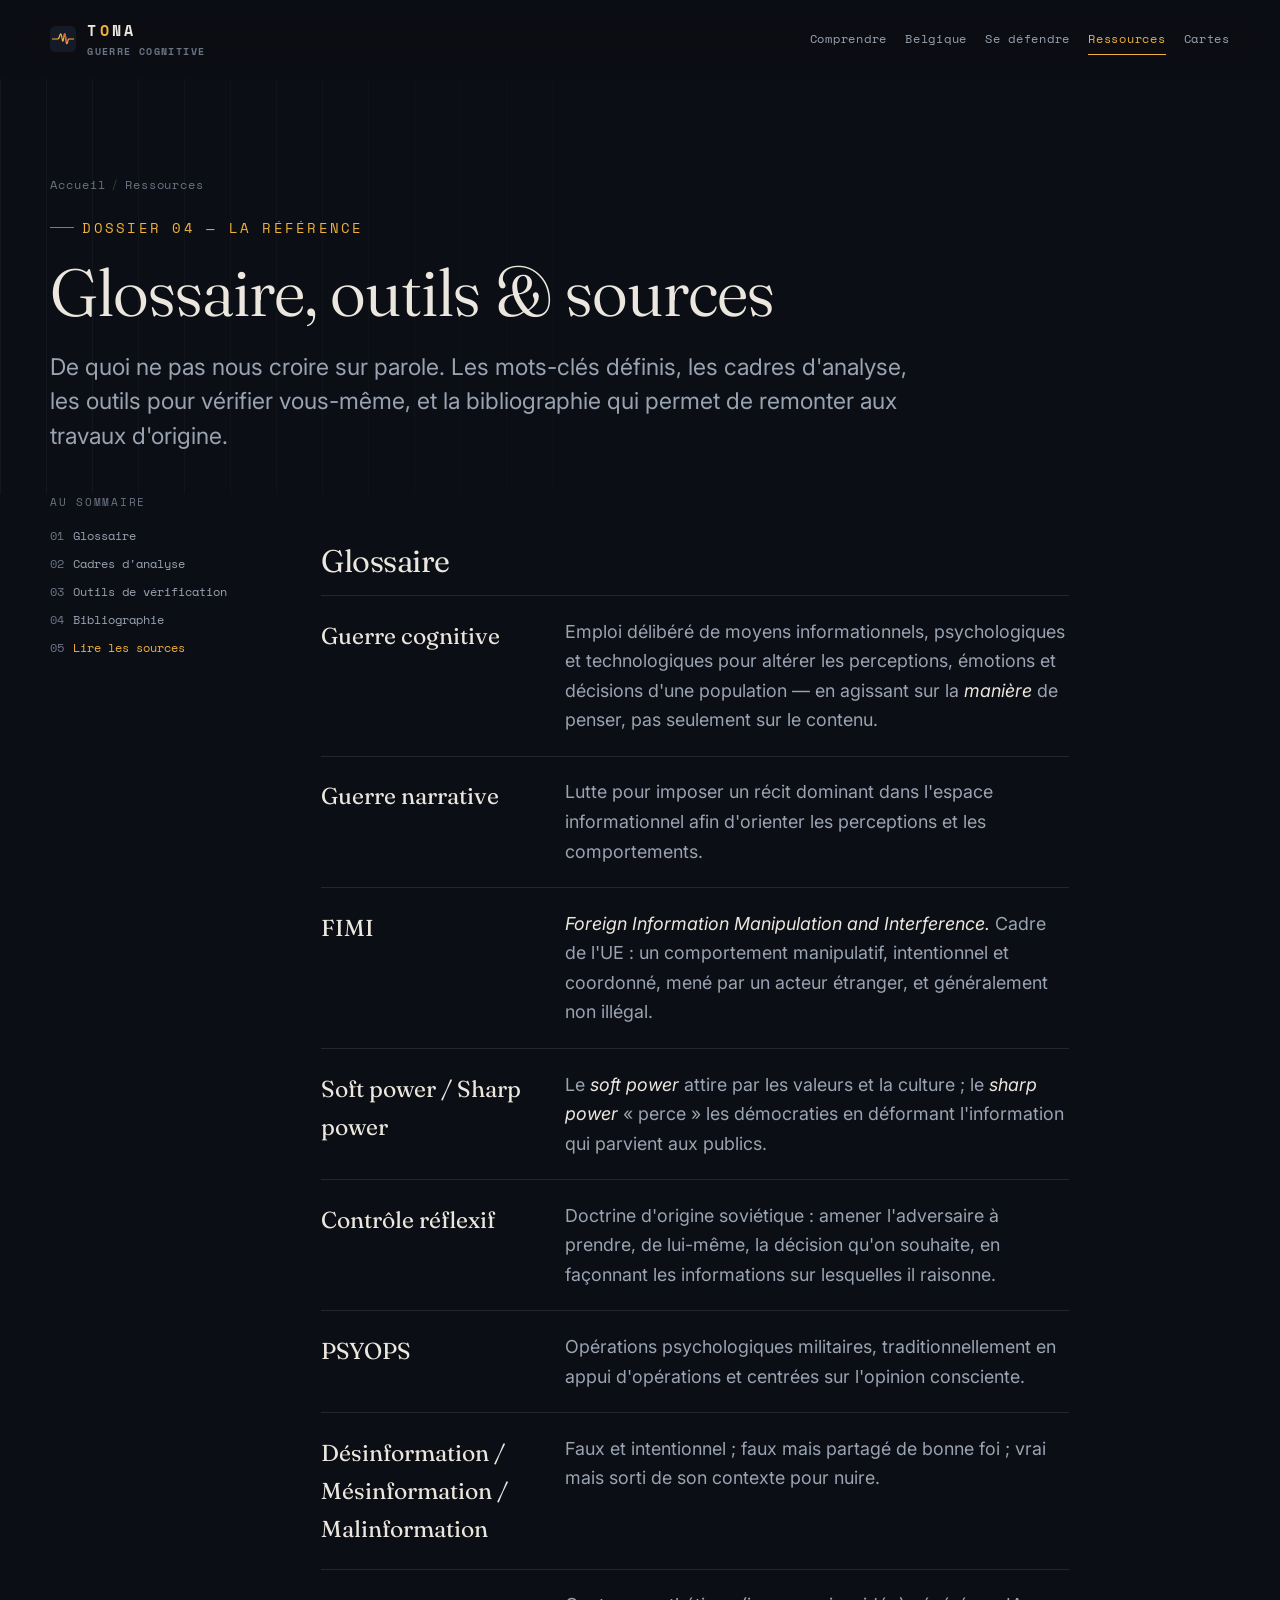
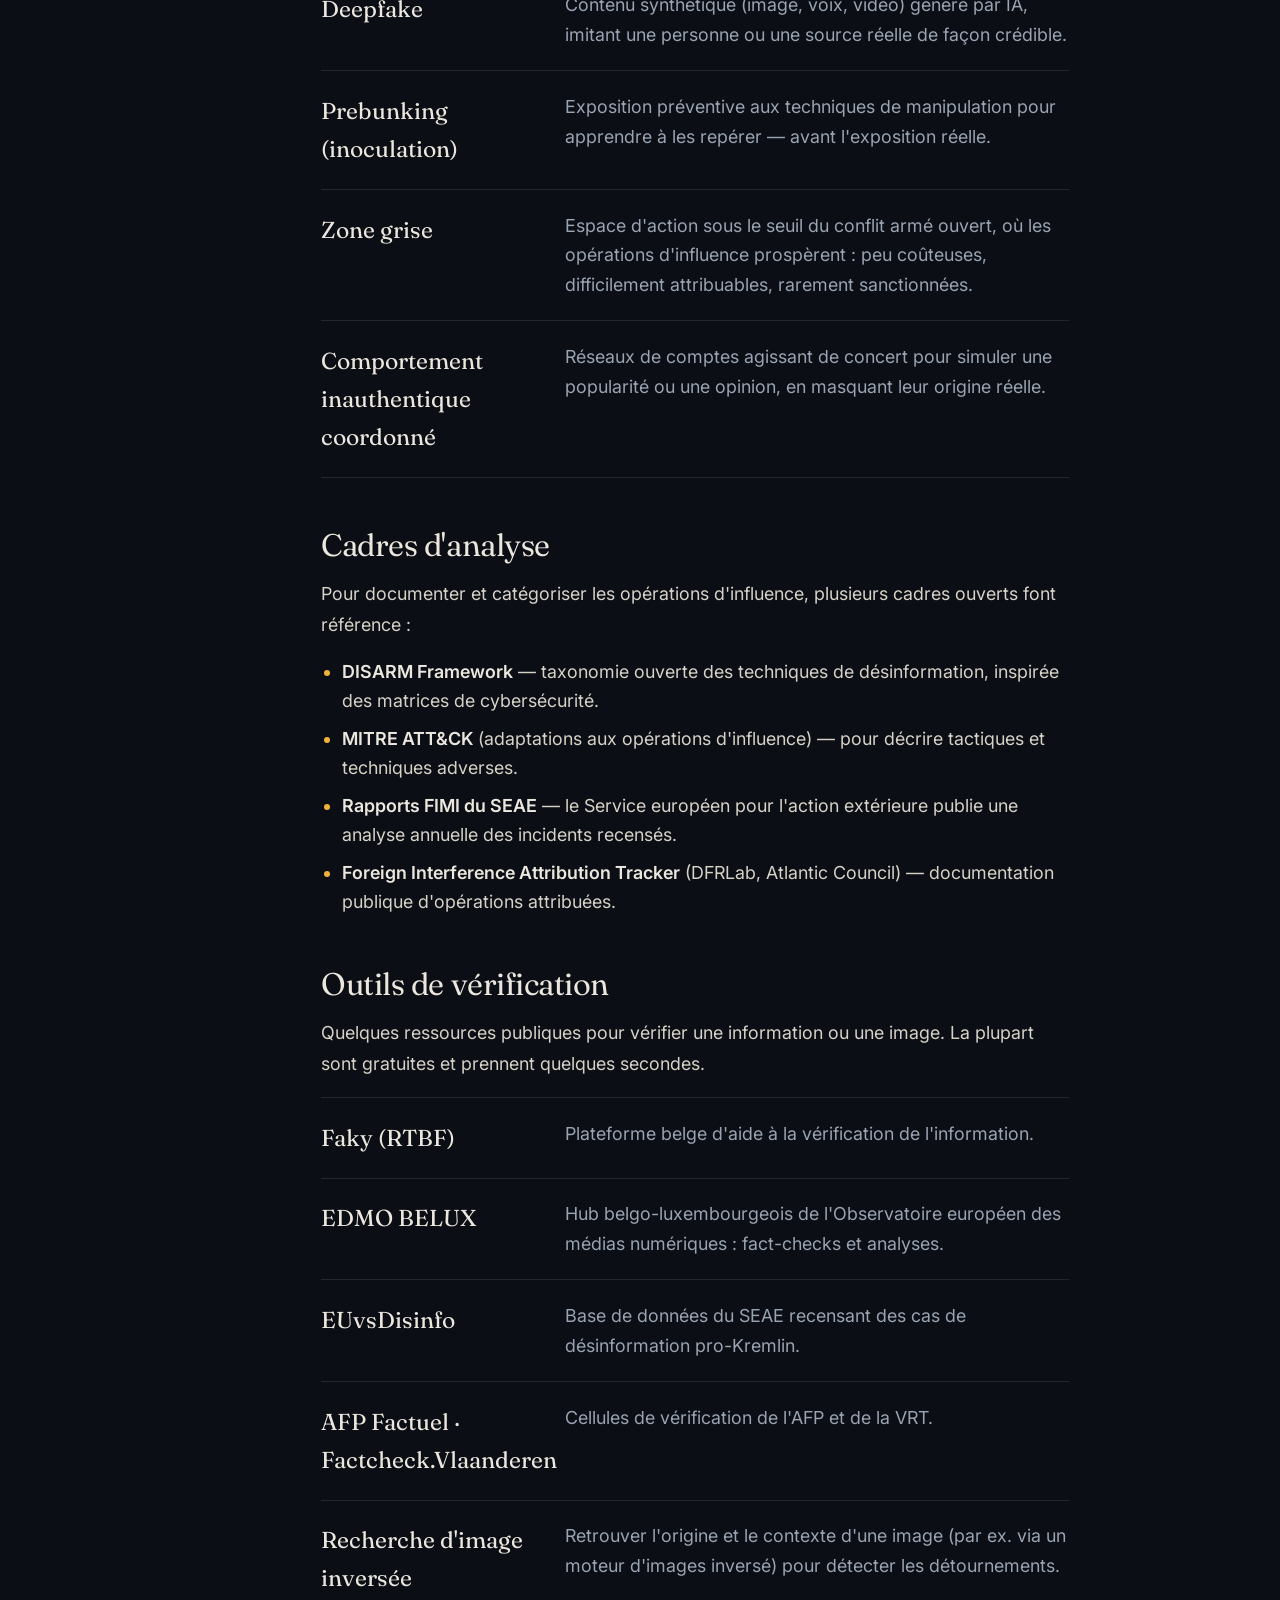
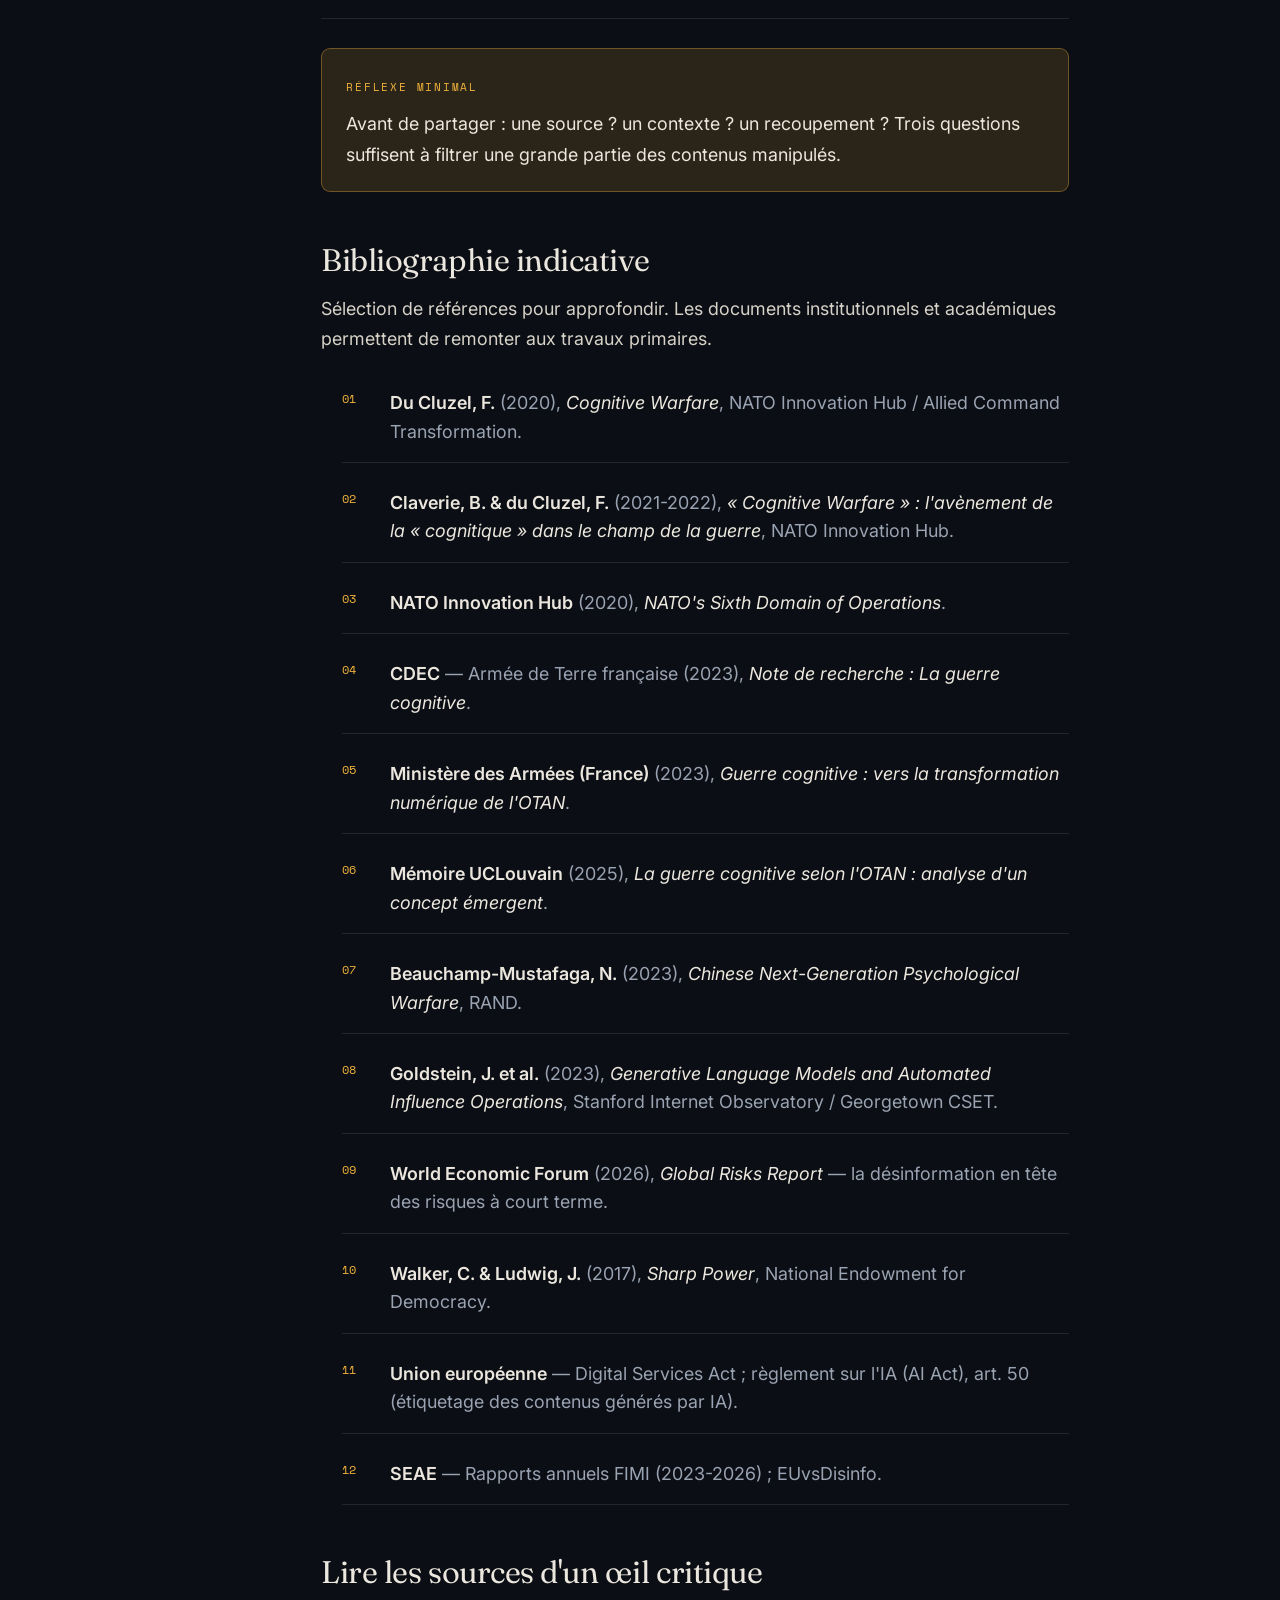
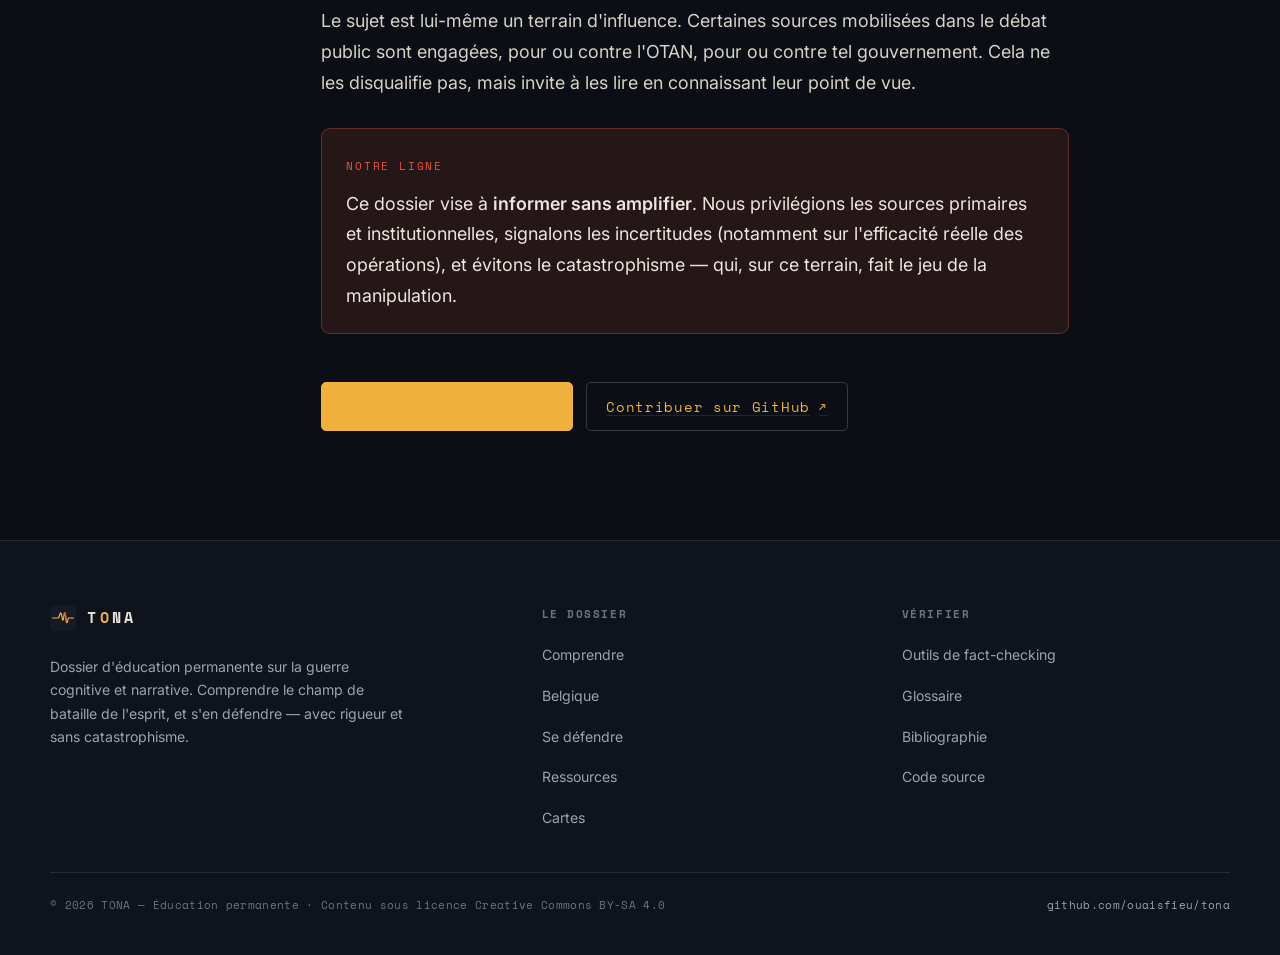
<file: ressources.html>
<!DOCTYPE html>
<html lang="fr">
<head>
<meta charset="utf-8">
<meta name="viewport" content="width=device-width, initial-scale=1">
<title>Ressources — glossaire, outils de vérification et sources | TONA</title>
<meta name="description" content="Le glossaire de la guerre cognitive (FIMI, sharp power, contrôle réflexif, deepfake…), les cadres d'analyse, les outils de fact-checking et une bibliographie pour aller vérifier par vous-même.">
<meta name="author" content="TONA — éducation permanente">
<meta name="theme-color" content="#0b0e14">
<link rel="canonical" href="https://ouaisfieu.github.io/tona/ressources.html">

<meta property="og:type" content="article">
<meta property="og:site_name" content="TONA">
<meta property="og:locale" content="fr_FR">
<meta property="og:url" content="https://ouaisfieu.github.io/tona/ressources.html">
<meta property="og:title" content="Ressources — glossaire, outils et sources">
<meta property="og:description" content="Glossaire, cadres d'analyse, outils de fact-checking et bibliographie de la guerre cognitive.">
<meta property="og:image" content="https://ouaisfieu.github.io/tona/assets/img/og-cover.png">
<meta property="og:image:width" content="1200">
<meta property="og:image:height" content="630">
<meta name="twitter:card" content="summary_large_image">
<meta name="twitter:title" content="Ressources — glossaire, outils et sources">
<meta name="twitter:description" content="Glossaire, cadres, outils de fact-checking et bibliographie de la guerre cognitive.">
<meta name="twitter:image" content="https://ouaisfieu.github.io/tona/assets/img/og-cover.png">

<link rel="icon" href="assets/img/favicon.svg" type="image/svg+xml">
<link rel="apple-touch-icon" href="assets/img/favicon.svg">
<link rel="preconnect" href="https://fonts.googleapis.com">
<link rel="preconnect" href="https://fonts.gstatic.com" crossorigin>
<link href="https://fonts.googleapis.com/css2?family=Fraunces:ital,opsz,wght@0,9..144,300..600;1,9..144,300..500&family=Inter:wght@400;500;600;700&family=Space+Mono:ital,wght@0,400;0,700;1,400&display=swap" rel="stylesheet">
<link rel="stylesheet" href="assets/css/style.css">

<script type="application/ld+json">
{
  "@context": "https://schema.org",
  "@type": "CollectionPage",
  "headline": "Ressources sur la guerre cognitive : glossaire, outils et bibliographie",
  "description": "Glossaire, cadres d'analyse, outils de fact-checking et bibliographie indicative sur la guerre cognitive et la désinformation.",
  "inLanguage": "fr",
  "image": "https://ouaisfieu.github.io/tona/assets/img/og-cover.png",
  "isPartOf": { "@type": "WebSite", "name": "TONA", "url": "https://ouaisfieu.github.io/tona/" },
  "mainEntityOfPage": "https://ouaisfieu.github.io/tona/ressources.html"
}
</script>
<script type="application/ld+json">
{
  "@context": "https://schema.org",
  "@type": "BreadcrumbList",
  "itemListElement": [
    { "@type": "ListItem", "position": 1, "name": "Accueil", "item": "https://ouaisfieu.github.io/tona/" },
    { "@type": "ListItem", "position": 2, "name": "Ressources", "item": "https://ouaisfieu.github.io/tona/ressources.html" }
  ]
}
</script>
</head>
<body>
<a class="skip-link" href="#main">Aller au contenu</a>
<div class="progress" aria-hidden="true"></div>

<header class="site-header">
  <div class="wrap">
    <nav class="nav" aria-label="Navigation principale">
      <a class="brand" href="index.html" aria-label="TONA — accueil">
        <svg class="brand__glyph" viewBox="0 0 64 64" aria-hidden="true"><rect width="64" height="64" rx="13" fill="#141a26"/><path d="M6 32 H18 Q22 32 24 24 Q27 12 30 32 Q32 46 35 22 Q37 12 40 40 Q42 50 45 32 H58" fill="none" stroke="#F0B23C" stroke-width="3" stroke-linecap="round" stroke-linejoin="round"/><path d="M35 22 Q37 12 40 40" fill="none" stroke="#E5533D" stroke-width="3" stroke-linecap="round"/></svg>
        <span class="brand__name">T<b>O</b>NA<span class="brand__tag">Guerre cognitive</span></span>
      </a>
      <button class="nav__toggle" aria-label="Ouvrir le menu" aria-expanded="false" aria-controls="menu"><span></span></button>
      <div class="nav__links" id="menu">
        <a href="comprendre.html">Comprendre</a>
        <a href="belgique.html">Belgique</a>
        <a href="se-defendre.html">Se défendre</a>
        <a href="ressources.html" aria-current="page">Ressources</a>
      <a href="cartes.html">Cartes</a>
      </div>
    </nav>
  </div>
</header>

<main id="main">
  <section class="pagehead">
    <div class="pagehead__grid" aria-hidden="true"></div>
    <div class="wrap">
      <p class="breadcrumb"><a href="index.html">Accueil</a><span>/</span>Ressources</p>
      <p class="kicker" style="margin-top:1.4rem;">Dossier 04 — La référence</p>
      <h1 class="balance">Glossaire, outils &amp; sources</h1>
      <p class="pagehead__intro pretty">De quoi ne pas nous croire sur parole. Les mots-clés définis, les cadres d'analyse, les outils pour vérifier vous-même, et la bibliographie qui permet de remonter aux travaux d'origine.</p>
    </div>
  </section>

  <section class="section" style="padding-top:0;">
    <div class="wrap">
      <div class="article">
        <aside class="toc" aria-label="Sommaire">
          <p class="toc__title">Au sommaire</p>
          <ol>
            <li><a href="#glossaire">Glossaire</a></li>
            <li><a href="#cadres">Cadres d'analyse</a></li>
            <li><a href="#outils">Outils de vérification</a></li>
            <li><a href="#biblio">Bibliographie</a></li>
            <li><a href="#lecture">Lire les sources</a></li>
          </ol>
        </aside>

        <article class="prose">
          <h2 id="glossaire">Glossaire</h2>
          <div class="glossary">
            <dl class="gterm"><dt>Guerre cognitive</dt><dd>Emploi délibéré de moyens informationnels, psychologiques et technologiques pour altérer les perceptions, émotions et décisions d'une population — en agissant sur la <em>manière</em> de penser, pas seulement sur le contenu.</dd></dl>
            <dl class="gterm"><dt>Guerre narrative</dt><dd>Lutte pour imposer un récit dominant dans l'espace informationnel afin d'orienter les perceptions et les comportements.</dd></dl>
            <dl class="gterm"><dt>FIMI</dt><dd><em>Foreign Information Manipulation and Interference.</em> Cadre de l'UE : un comportement manipulatif, intentionnel et coordonné, mené par un acteur étranger, et généralement non illégal.</dd></dl>
            <dl class="gterm"><dt>Soft power / Sharp power</dt><dd>Le <em>soft power</em> attire par les valeurs et la culture ; le <em>sharp power</em> « perce » les démocraties en déformant l'information qui parvient aux publics.</dd></dl>
            <dl class="gterm"><dt>Contrôle réflexif</dt><dd>Doctrine d'origine soviétique : amener l'adversaire à prendre, de lui-même, la décision qu'on souhaite, en façonnant les informations sur lesquelles il raisonne.</dd></dl>
            <dl class="gterm"><dt>PSYOPS</dt><dd>Opérations psychologiques militaires, traditionnellement en appui d'opérations et centrées sur l'opinion consciente.</dd></dl>
            <dl class="gterm"><dt>Désinformation / Mésinformation / Malinformation</dt><dd>Faux et intentionnel ; faux mais partagé de bonne foi ; vrai mais sorti de son contexte pour nuire.</dd></dl>
            <dl class="gterm"><dt>Deepfake</dt><dd>Contenu synthétique (image, voix, vidéo) généré par IA, imitant une personne ou une source réelle de façon crédible.</dd></dl>
            <dl class="gterm"><dt>Prebunking (inoculation)</dt><dd>Exposition préventive aux techniques de manipulation pour apprendre à les repérer — avant l'exposition réelle.</dd></dl>
            <dl class="gterm"><dt>Zone grise</dt><dd>Espace d'action sous le seuil du conflit armé ouvert, où les opérations d'influence prospèrent : peu coûteuses, difficilement attribuables, rarement sanctionnées.</dd></dl>
            <dl class="gterm"><dt>Comportement inauthentique coordonné</dt><dd>Réseaux de comptes agissant de concert pour simuler une popularité ou une opinion, en masquant leur origine réelle.</dd></dl>
          </div>

          <h2 id="cadres">Cadres d'analyse</h2>
          <p>Pour documenter et catégoriser les opérations d'influence, plusieurs cadres ouverts font référence :</p>
          <ul>
            <li><strong>DISARM Framework</strong> — taxonomie ouverte des techniques de désinformation, inspirée des matrices de cybersécurité.</li>
            <li><strong>MITRE ATT&amp;CK</strong> (adaptations aux opérations d'influence) — pour décrire tactiques et techniques adverses.</li>
            <li><strong>Rapports FIMI du SEAE</strong> — le Service européen pour l'action extérieure publie une analyse annuelle des incidents recensés.</li>
            <li><strong>Foreign Interference Attribution Tracker</strong> (DFRLab, Atlantic Council) — documentation publique d'opérations attribuées.</li>
          </ul>

          <h2 id="outils">Outils de vérification</h2>
          <p>Quelques ressources publiques pour vérifier une information ou une image. La plupart sont gratuites et prennent quelques secondes.</p>
          <div class="glossary">
            <dl class="gterm"><dt>Faky (RTBF)</dt><dd>Plateforme belge d'aide à la vérification de l'information.</dd></dl>
            <dl class="gterm"><dt>EDMO BELUX</dt><dd>Hub belgo-luxembourgeois de l'Observatoire européen des médias numériques : fact-checks et analyses.</dd></dl>
            <dl class="gterm"><dt>EUvsDisinfo</dt><dd>Base de données du SEAE recensant des cas de désinformation pro-Kremlin.</dd></dl>
            <dl class="gterm"><dt>AFP Factuel · Factcheck.Vlaanderen</dt><dd>Cellules de vérification de l'AFP et de la VRT.</dd></dl>
            <dl class="gterm"><dt>Recherche d'image inversée</dt><dd>Retrouver l'origine et le contexte d'une image (par ex. via un moteur d'images inversé) pour détecter les détournements.</dd></dl>
          </div>
          <div class="callout">
            <span class="callout__tag">Réflexe minimal</span>
            <p>Avant de partager : une source ? un contexte ? un recoupement ? Trois questions suffisent à filtrer une grande partie des contenus manipulés.</p>
          </div>

          <h2 id="biblio">Bibliographie indicative</h2>
          <p>Sélection de références pour approfondir. Les documents institutionnels et académiques permettent de remonter aux travaux primaires.</p>
          <ol class="reflist">
            <li><strong>Du Cluzel, F.</strong> (2020), <em>Cognitive Warfare</em>, NATO Innovation Hub / Allied Command Transformation.</li>
            <li><strong>Claverie, B. &amp; du Cluzel, F.</strong> (2021-2022), <em>« Cognitive Warfare » : l'avènement de la « cognitique » dans le champ de la guerre</em>, NATO Innovation Hub.</li>
            <li><strong>NATO Innovation Hub</strong> (2020), <em>NATO's Sixth Domain of Operations</em>.</li>
            <li><strong>CDEC</strong> — Armée de Terre française (2023), <em>Note de recherche : La guerre cognitive</em>.</li>
            <li><strong>Ministère des Armées (France)</strong> (2023), <em>Guerre cognitive : vers la transformation numérique de l'OTAN</em>.</li>
            <li><strong>Mémoire UCLouvain</strong> (2025), <em>La guerre cognitive selon l'OTAN : analyse d'un concept émergent</em>.</li>
            <li><strong>Beauchamp-Mustafaga, N.</strong> (2023), <em>Chinese Next-Generation Psychological Warfare</em>, RAND.</li>
            <li><strong>Goldstein, J. et al.</strong> (2023), <em>Generative Language Models and Automated Influence Operations</em>, Stanford Internet Observatory / Georgetown CSET.</li>
            <li><strong>World Economic Forum</strong> (2026), <em>Global Risks Report</em> — la désinformation en tête des risques à court terme.</li>
            <li><strong>Walker, C. &amp; Ludwig, J.</strong> (2017), <em>Sharp Power</em>, National Endowment for Democracy.</li>
            <li><strong>Union européenne</strong> — Digital Services Act ; règlement sur l'IA (AI Act), art. 50 (étiquetage des contenus générés par IA).</li>
            <li><strong>SEAE</strong> — Rapports annuels FIMI (2023-2026) ; EUvsDisinfo.</li>
          </ol>

          <h2 id="lecture">Lire les sources d'un œil critique</h2>
          <p>Le sujet est lui-même un terrain d'influence. Certaines sources mobilisées dans le débat public sont engagées, pour ou contre l'OTAN, pour ou contre tel gouvernement. Cela ne les disqualifie pas, mais invite à les lire en connaissant leur point de vue.</p>
          <div class="callout callout--warn">
            <span class="callout__tag">Notre ligne</span>
            <p>Ce dossier vise à <strong>informer sans amplifier</strong>. Nous privilégions les sources primaires et institutionnelles, signalons les incertitudes (notamment sur l'efficacité réelle des opérations), et évitons le catastrophisme — qui, sur ce terrain, fait le jeu de la manipulation.</p>
          </div>

          <div class="hero__cta mt-l">
            <a class="btn btn--primary" href="comprendre.html">Commencer le dossier <span class="arw" aria-hidden="true">↗</span></a>
            <a class="btn" href="https://github.com/ouaisfieu/tona" rel="noopener">Contribuer sur GitHub <span class="arw" aria-hidden="true">↗</span></a>
          </div>
        </article>
      </div>
    </div>
  </section>
</main>

<footer class="site-footer">
  <div class="wrap">
    <div class="foot-top">
      <div>
        <a class="brand" href="index.html" aria-label="TONA — accueil">
          <svg class="brand__glyph" viewBox="0 0 64 64" aria-hidden="true"><rect width="64" height="64" rx="13" fill="#141a26"/><path d="M6 32 H18 Q22 32 24 24 Q27 12 30 32 Q32 46 35 22 Q37 12 40 40 Q42 50 45 32 H58" fill="none" stroke="#F0B23C" stroke-width="3" stroke-linecap="round" stroke-linejoin="round"/><path d="M35 22 Q37 12 40 40" fill="none" stroke="#E5533D" stroke-width="3" stroke-linecap="round"/></svg>
          <span class="brand__name">T<b>O</b>NA</span>
        </a>
        <p class="foot__about">Dossier d'éducation permanente sur la guerre cognitive et narrative. Comprendre le champ de bataille de l'esprit, et s'en défendre — avec rigueur et sans catastrophisme.</p>
      </div>
      <div class="foot__col">
        <h5>Le dossier</h5>
        <ul>
          <li><a href="comprendre.html">Comprendre</a></li>
          <li><a href="belgique.html">Belgique</a></li>
          <li><a href="se-defendre.html">Se défendre</a></li>
          <li><a href="ressources.html">Ressources</a></li>
        <li><a href="cartes.html">Cartes</a></li>
        </ul>
      </div>
      <div class="foot__col">
        <h5>Vérifier</h5>
        <ul>
          <li><a href="ressources.html#outils">Outils de fact-checking</a></li>
          <li><a href="ressources.html#glossaire">Glossaire</a></li>
          <li><a href="ressources.html#biblio">Bibliographie</a></li>
          <li><a href="https://github.com/ouaisfieu/tona" rel="noopener">Code source</a></li>
        </ul>
      </div>
    </div>
    <div class="foot-note">
      <p>© <span data-year>2026</span> TONA — Éducation permanente · Contenu sous licence Creative Commons BY-SA 4.0</p>
      <p><a href="https://github.com/ouaisfieu/tona" rel="noopener">github.com/ouaisfieu/tona</a></p>
    </div>
  </div>
</footer>

<script src="assets/js/main.js" defer></script>
</body>
</html>
</file>
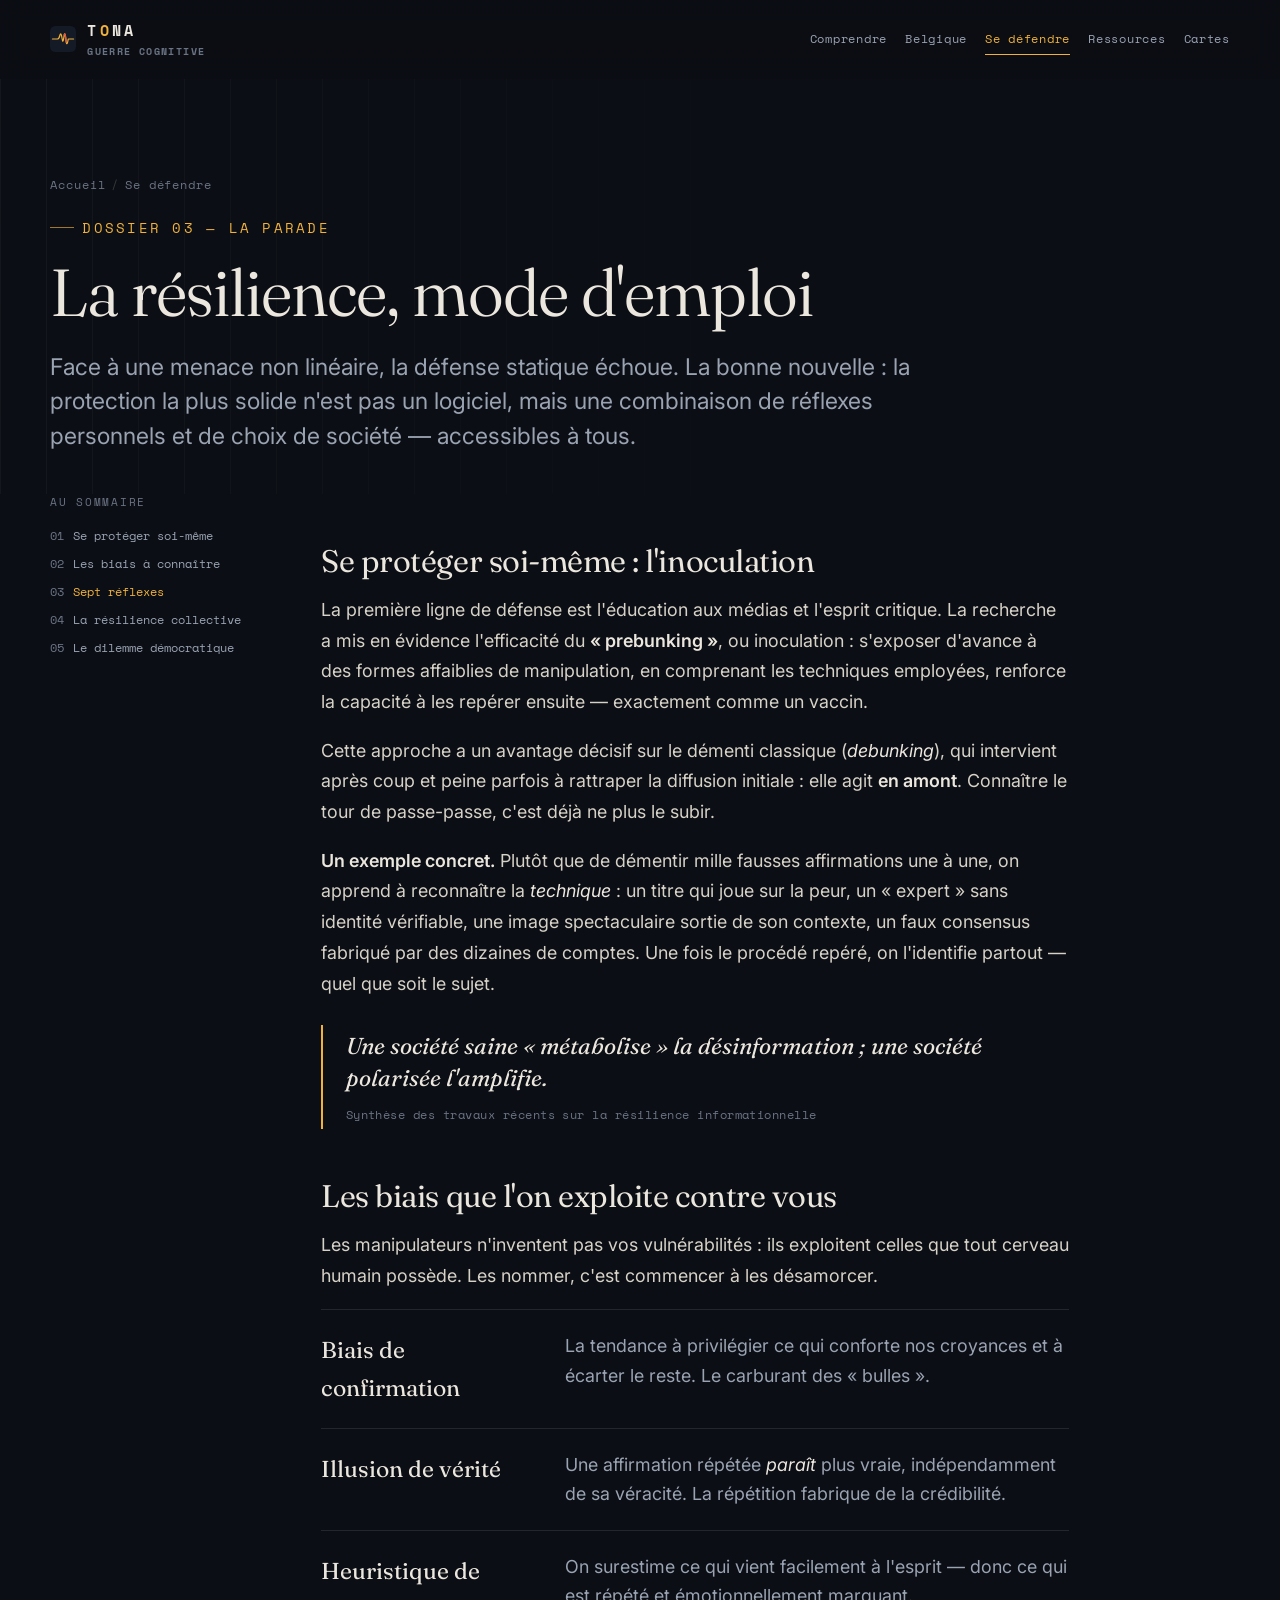
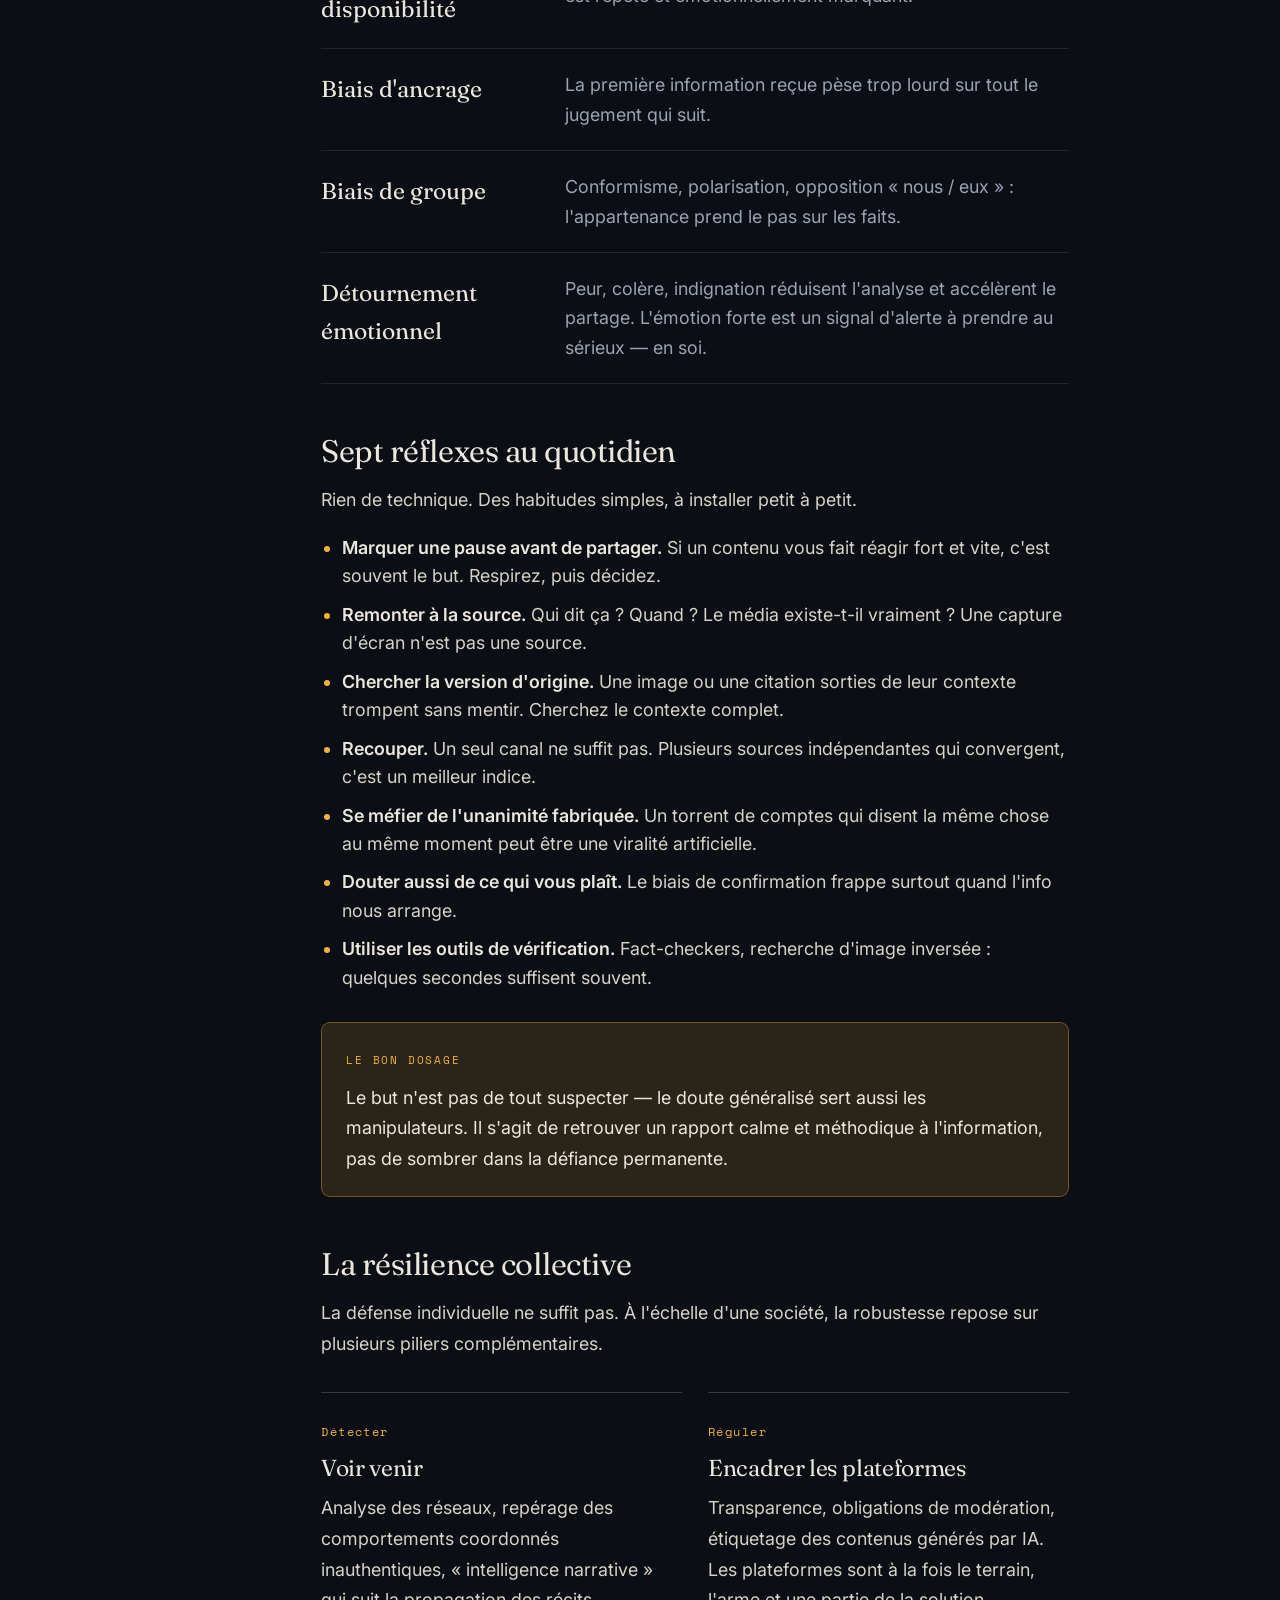
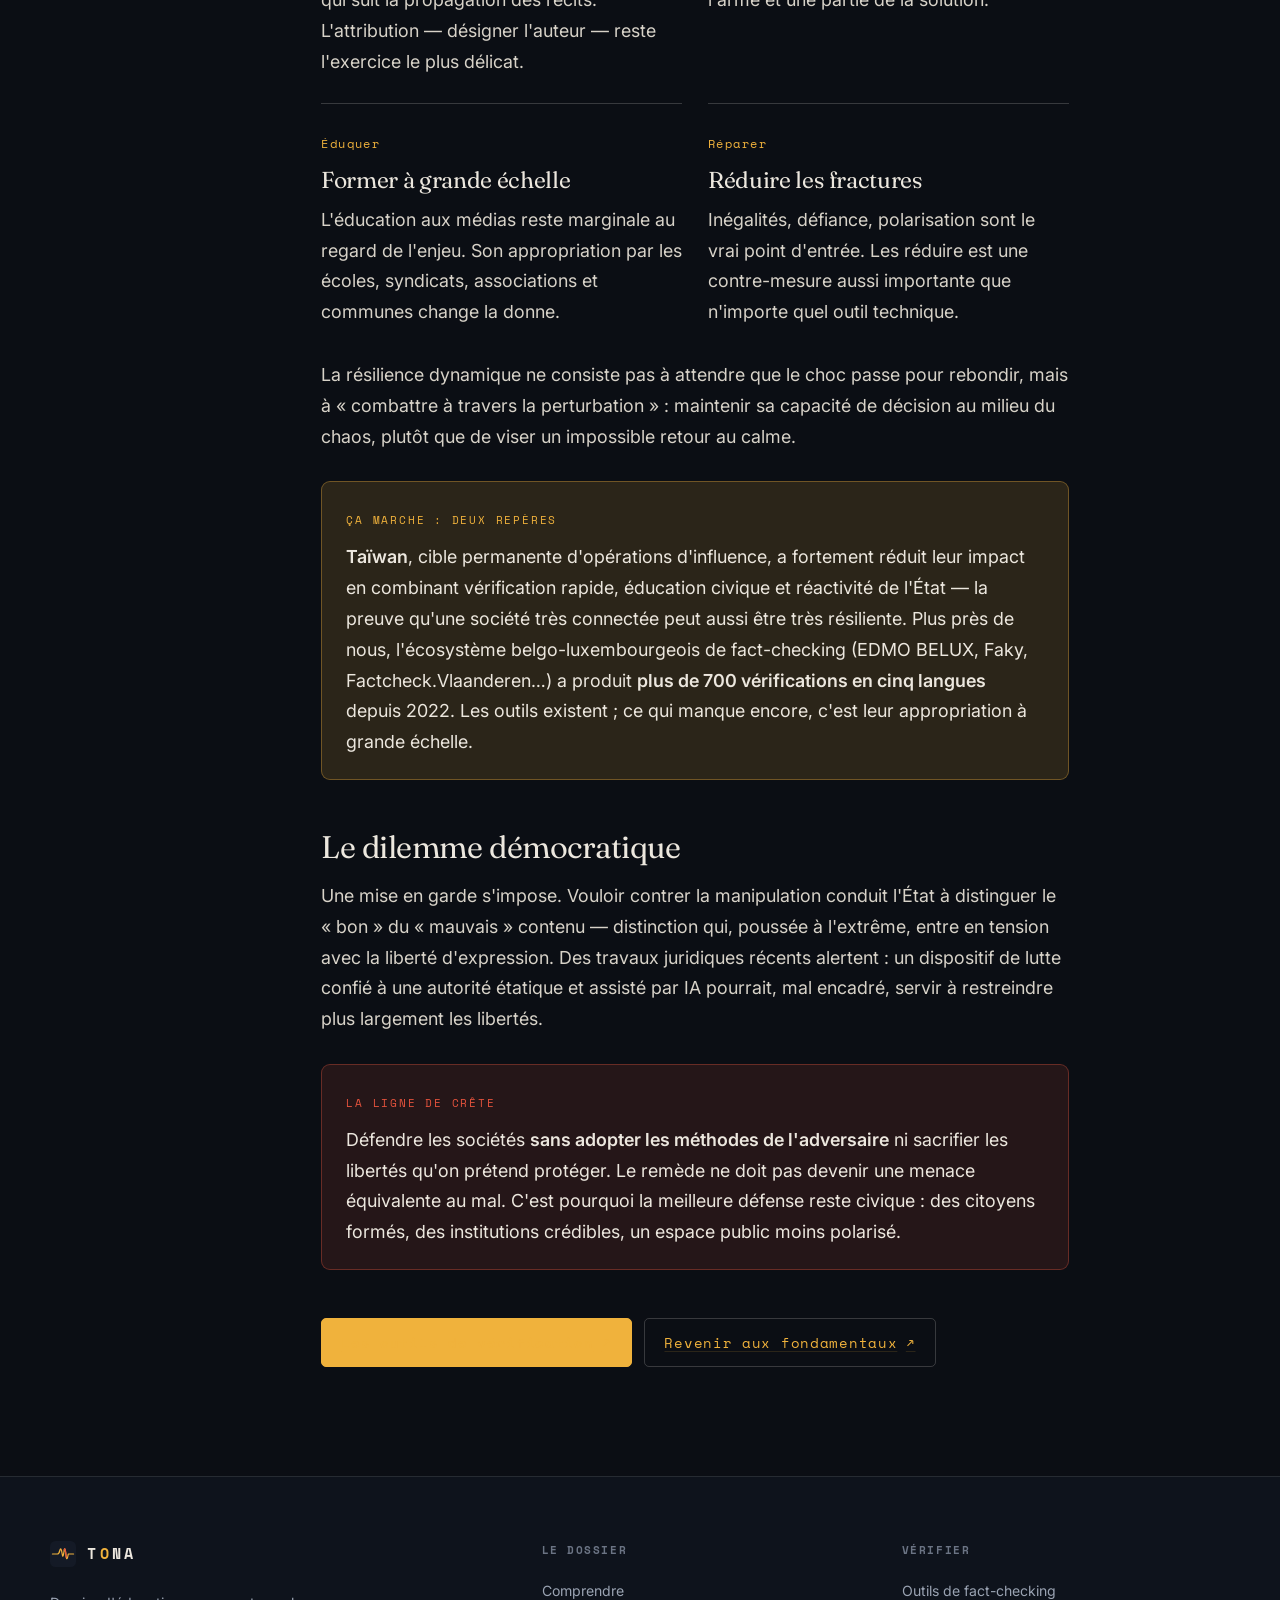
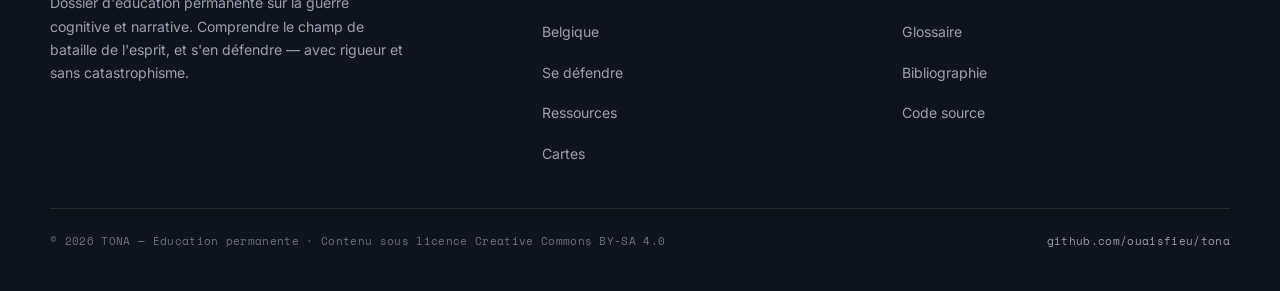
<file: se-defendre.html>
<!DOCTYPE html>
<html lang="fr">
<head>
<meta charset="utf-8">
<meta name="viewport" content="width=device-width, initial-scale=1">
<title>Se défendre — résilience cognitive, mode d'emploi | TONA</title>
<meta name="description" content="Inoculation (prebunking), connaissance des biais, réflexes de vérification et résilience collective : ce qui protège vraiment contre la guerre cognitive, à l'échelle de chacun et de la société.">
<meta name="author" content="TONA — éducation permanente">
<meta name="theme-color" content="#0b0e14">
<link rel="canonical" href="https://ouaisfieu.github.io/tona/se-defendre.html">

<meta property="og:type" content="article">
<meta property="og:site_name" content="TONA">
<meta property="og:locale" content="fr_FR">
<meta property="og:url" content="https://ouaisfieu.github.io/tona/se-defendre.html">
<meta property="og:title" content="Se défendre — résilience cognitive, mode d'emploi">
<meta property="og:description" content="Inoculation, connaissance des biais, réflexes de vérification : ce qui protège vraiment contre la guerre cognitive.">
<meta property="og:image" content="https://ouaisfieu.github.io/tona/assets/img/og-cover.png">
<meta property="og:image:width" content="1200">
<meta property="og:image:height" content="630">
<meta name="twitter:card" content="summary_large_image">
<meta name="twitter:title" content="Se défendre — résilience cognitive, mode d'emploi">
<meta name="twitter:description" content="Ce qui protège vraiment contre la guerre cognitive, à l'échelle de chacun et de la société.">
<meta name="twitter:image" content="https://ouaisfieu.github.io/tona/assets/img/og-cover.png">

<link rel="icon" href="assets/img/favicon.svg" type="image/svg+xml">
<link rel="apple-touch-icon" href="assets/img/favicon.svg">
<link rel="preconnect" href="https://fonts.googleapis.com">
<link rel="preconnect" href="https://fonts.gstatic.com" crossorigin>
<link href="https://fonts.googleapis.com/css2?family=Fraunces:ital,opsz,wght@0,9..144,300..600;1,9..144,300..500&family=Inter:wght@400;500;600;700&family=Space+Mono:ital,wght@0,400;0,700;1,400&display=swap" rel="stylesheet">
<link rel="stylesheet" href="assets/css/style.css">

<script type="application/ld+json">
{
  "@context": "https://schema.org",
  "@type": "Article",
  "headline": "Se défendre contre la guerre cognitive : la résilience, mode d'emploi",
  "description": "Inoculation, connaissance des biais, réflexes de vérification et résilience collective face à la manipulation.",
  "inLanguage": "fr",
  "image": "https://ouaisfieu.github.io/tona/assets/img/og-cover.png",
  "author": { "@type": "Organization", "name": "TONA" },
  "publisher": { "@type": "Organization", "name": "TONA", "logo": { "@type": "ImageObject", "url": "https://ouaisfieu.github.io/tona/assets/img/favicon.svg" } },
  "mainEntityOfPage": "https://ouaisfieu.github.io/tona/se-defendre.html"
}
</script>
<script type="application/ld+json">
{
  "@context": "https://schema.org",
  "@type": "BreadcrumbList",
  "itemListElement": [
    { "@type": "ListItem", "position": 1, "name": "Accueil", "item": "https://ouaisfieu.github.io/tona/" },
    { "@type": "ListItem", "position": 2, "name": "Se défendre", "item": "https://ouaisfieu.github.io/tona/se-defendre.html" }
  ]
}
</script>
</head>
<body>
<a class="skip-link" href="#main">Aller au contenu</a>
<div class="progress" aria-hidden="true"></div>

<header class="site-header">
  <div class="wrap">
    <nav class="nav" aria-label="Navigation principale">
      <a class="brand" href="index.html" aria-label="TONA — accueil">
        <svg class="brand__glyph" viewBox="0 0 64 64" aria-hidden="true"><rect width="64" height="64" rx="13" fill="#141a26"/><path d="M6 32 H18 Q22 32 24 24 Q27 12 30 32 Q32 46 35 22 Q37 12 40 40 Q42 50 45 32 H58" fill="none" stroke="#F0B23C" stroke-width="3" stroke-linecap="round" stroke-linejoin="round"/><path d="M35 22 Q37 12 40 40" fill="none" stroke="#E5533D" stroke-width="3" stroke-linecap="round"/></svg>
        <span class="brand__name">T<b>O</b>NA<span class="brand__tag">Guerre cognitive</span></span>
      </a>
      <button class="nav__toggle" aria-label="Ouvrir le menu" aria-expanded="false" aria-controls="menu"><span></span></button>
      <div class="nav__links" id="menu">
        <a href="comprendre.html">Comprendre</a>
        <a href="belgique.html">Belgique</a>
        <a href="se-defendre.html" aria-current="page">Se défendre</a>
        <a href="ressources.html">Ressources</a>
      <a href="cartes.html">Cartes</a>
      </div>
    </nav>
  </div>
</header>

<main id="main">
  <section class="pagehead">
    <div class="pagehead__grid" aria-hidden="true"></div>
    <div class="wrap">
      <p class="breadcrumb"><a href="index.html">Accueil</a><span>/</span>Se défendre</p>
      <p class="kicker" style="margin-top:1.4rem;">Dossier 03 — La parade</p>
      <h1 class="balance">La résilience, mode d'emploi</h1>
      <p class="pagehead__intro pretty">Face à une menace non linéaire, la défense statique échoue. La bonne nouvelle : la protection la plus solide n'est pas un logiciel, mais une combinaison de réflexes personnels et de choix de société — accessibles à tous.</p>
    </div>
  </section>

  <section class="section" style="padding-top:0;">
    <div class="wrap">
      <div class="article">
        <aside class="toc" aria-label="Sommaire">
          <p class="toc__title">Au sommaire</p>
          <ol>
            <li><a href="#soi">Se protéger soi-même</a></li>
            <li><a href="#biais">Les biais à connaître</a></li>
            <li><a href="#reflexes">Sept réflexes</a></li>
            <li><a href="#collectif">La résilience collective</a></li>
            <li><a href="#dilemme">Le dilemme démocratique</a></li>
          </ol>
        </aside>

        <article class="prose">
          <h2 id="soi">Se protéger soi-même : l'inoculation</h2>
          <p>La première ligne de défense est l'éducation aux médias et l'esprit critique. La recherche a mis en évidence l'efficacité du <strong>« prebunking »</strong>, ou inoculation : s'exposer d'avance à des formes affaiblies de manipulation, en comprenant les techniques employées, renforce la capacité à les repérer ensuite — exactement comme un vaccin.</p>
          <p>Cette approche a un avantage décisif sur le démenti classique (<em>debunking</em>), qui intervient après coup et peine parfois à rattraper la diffusion initiale : elle agit <strong>en amont</strong>. Connaître le tour de passe-passe, c'est déjà ne plus le subir.</p>
          <p><strong>Un exemple concret.</strong> Plutôt que de démentir mille fausses affirmations une à une, on apprend à reconnaître la <em>technique</em> : un titre qui joue sur la peur, un « expert » sans identité vérifiable, une image spectaculaire sortie de son contexte, un faux consensus fabriqué par des dizaines de comptes. Une fois le procédé repéré, on l'identifie partout — quel que soit le sujet.</p>
          <blockquote>Une société saine « métabolise » la désinformation ; une société polarisée l'amplifie.<cite>Synthèse des travaux récents sur la résilience informationnelle</cite></blockquote>

          <h2 id="biais">Les biais que l'on exploite contre vous</h2>
          <p>Les manipulateurs n'inventent pas vos vulnérabilités : ils exploitent celles que tout cerveau humain possède. Les nommer, c'est commencer à les désamorcer.</p>
          <div class="glossary">
            <dl class="gterm"><dt>Biais de confirmation</dt><dd>La tendance à privilégier ce qui conforte nos croyances et à écarter le reste. Le carburant des « bulles ».</dd></dl>
            <dl class="gterm"><dt>Illusion de vérité</dt><dd>Une affirmation répétée <em>paraît</em> plus vraie, indépendamment de sa véracité. La répétition fabrique de la crédibilité.</dd></dl>
            <dl class="gterm"><dt>Heuristique de disponibilité</dt><dd>On surestime ce qui vient facilement à l'esprit — donc ce qui est répété et émotionnellement marquant.</dd></dl>
            <dl class="gterm"><dt>Biais d'ancrage</dt><dd>La première information reçue pèse trop lourd sur tout le jugement qui suit.</dd></dl>
            <dl class="gterm"><dt>Biais de groupe</dt><dd>Conformisme, polarisation, opposition « nous / eux » : l'appartenance prend le pas sur les faits.</dd></dl>
            <dl class="gterm"><dt>Détournement émotionnel</dt><dd>Peur, colère, indignation réduisent l'analyse et accélèrent le partage. L'émotion forte est un signal d'alerte à prendre au sérieux — en soi.</dd></dl>
          </div>

          <h2 id="reflexes">Sept réflexes au quotidien</h2>
          <p>Rien de technique. Des habitudes simples, à installer petit à petit.</p>
          <ul>
            <li><strong>Marquer une pause avant de partager.</strong> Si un contenu vous fait réagir fort et vite, c'est souvent le but. Respirez, puis décidez.</li>
            <li><strong>Remonter à la source.</strong> Qui dit ça ? Quand ? Le média existe-t-il vraiment ? Une capture d'écran n'est pas une source.</li>
            <li><strong>Chercher la version d'origine.</strong> Une image ou une citation sorties de leur contexte trompent sans mentir. Cherchez le contexte complet.</li>
            <li><strong>Recouper.</strong> Un seul canal ne suffit pas. Plusieurs sources indépendantes qui convergent, c'est un meilleur indice.</li>
            <li><strong>Se méfier de l'unanimité fabriquée.</strong> Un torrent de comptes qui disent la même chose au même moment peut être une viralité artificielle.</li>
            <li><strong>Douter aussi de ce qui vous plaît.</strong> Le biais de confirmation frappe surtout quand l'info nous arrange.</li>
            <li><strong>Utiliser les outils de vérification.</strong> Fact-checkers, recherche d'image inversée : quelques secondes suffisent souvent.</li>
          </ul>
          <div class="callout">
            <span class="callout__tag">Le bon dosage</span>
            <p>Le but n'est pas de tout suspecter — le doute généralisé sert aussi les manipulateurs. Il s'agit de retrouver un rapport calme et méthodique à l'information, pas de sombrer dans la défiance permanente.</p>
          </div>

          <h2 id="collectif">La résilience collective</h2>
          <p>La défense individuelle ne suffit pas. À l'échelle d'une société, la robustesse repose sur plusieurs piliers complémentaires.</p>
          <div class="grid grid--2 mt-m" style="gap:1.6rem;">
            <div class="pillar"><span class="pillar__n">Détecter</span><h4>Voir venir</h4><p>Analyse des réseaux, repérage des comportements coordonnés inauthentiques, « intelligence narrative » qui suit la propagation des récits. L'attribution — désigner l'auteur — reste l'exercice le plus délicat.</p></div>
            <div class="pillar"><span class="pillar__n">Réguler</span><h4>Encadrer les plateformes</h4><p>Transparence, obligations de modération, étiquetage des contenus générés par IA. Les plateformes sont à la fois le terrain, l'arme et une partie de la solution.</p></div>
            <div class="pillar"><span class="pillar__n">Éduquer</span><h4>Former à grande échelle</h4><p>L'éducation aux médias reste marginale au regard de l'enjeu. Son appropriation par les écoles, syndicats, associations et communes change la donne.</p></div>
            <div class="pillar"><span class="pillar__n">Réparer</span><h4>Réduire les fractures</h4><p>Inégalités, défiance, polarisation sont le vrai point d'entrée. Les réduire est une contre-mesure aussi importante que n'importe quel outil technique.</p></div>
          </div>
          <p class="mt-m">La résilience dynamique ne consiste pas à attendre que le choc passe pour rebondir, mais à « combattre à travers la perturbation » : maintenir sa capacité de décision au milieu du chaos, plutôt que de viser un impossible retour au calme.</p>
          <div class="callout">
            <span class="callout__tag">Ça marche : deux repères</span>
            <p><strong>Taïwan</strong>, cible permanente d'opérations d'influence, a fortement réduit leur impact en combinant vérification rapide, éducation civique et réactivité de l'État — la preuve qu'une société très connectée peut aussi être très résiliente. Plus près de nous, l'écosystème belgo-luxembourgeois de fact-checking (EDMO BELUX, Faky, Factcheck.Vlaanderen…) a produit <strong>plus de 700 vérifications en cinq langues</strong> depuis 2022. Les outils existent ; ce qui manque encore, c'est leur appropriation à grande échelle.</p>
          </div>

          <h2 id="dilemme">Le dilemme démocratique</h2>
          <p>Une mise en garde s'impose. Vouloir contrer la manipulation conduit l'État à distinguer le « bon » du « mauvais » contenu — distinction qui, poussée à l'extrême, entre en tension avec la liberté d'expression. Des travaux juridiques récents alertent : un dispositif de lutte confié à une autorité étatique et assisté par IA pourrait, mal encadré, servir à restreindre plus largement les libertés.</p>
          <div class="callout callout--warn">
            <span class="callout__tag">La ligne de crête</span>
            <p>Défendre les sociétés <strong>sans adopter les méthodes de l'adversaire</strong> ni sacrifier les libertés qu'on prétend protéger. Le remède ne doit pas devenir une menace équivalente au mal. C'est pourquoi la meilleure défense reste civique : des citoyens formés, des institutions crédibles, un espace public moins polarisé.</p>
          </div>

          <div class="hero__cta mt-l">
            <a class="btn btn--primary" href="ressources.html#outils">Les outils de vérification <span class="arw" aria-hidden="true">↗</span></a>
            <a class="btn" href="comprendre.html">Revenir aux fondamentaux <span class="arw" aria-hidden="true">↗</span></a>
          </div>
        </article>
      </div>
    </div>
  </section>
</main>

<footer class="site-footer">
  <div class="wrap">
    <div class="foot-top">
      <div>
        <a class="brand" href="index.html" aria-label="TONA — accueil">
          <svg class="brand__glyph" viewBox="0 0 64 64" aria-hidden="true"><rect width="64" height="64" rx="13" fill="#141a26"/><path d="M6 32 H18 Q22 32 24 24 Q27 12 30 32 Q32 46 35 22 Q37 12 40 40 Q42 50 45 32 H58" fill="none" stroke="#F0B23C" stroke-width="3" stroke-linecap="round" stroke-linejoin="round"/><path d="M35 22 Q37 12 40 40" fill="none" stroke="#E5533D" stroke-width="3" stroke-linecap="round"/></svg>
          <span class="brand__name">T<b>O</b>NA</span>
        </a>
        <p class="foot__about">Dossier d'éducation permanente sur la guerre cognitive et narrative. Comprendre le champ de bataille de l'esprit, et s'en défendre — avec rigueur et sans catastrophisme.</p>
      </div>
      <div class="foot__col">
        <h5>Le dossier</h5>
        <ul>
          <li><a href="comprendre.html">Comprendre</a></li>
          <li><a href="belgique.html">Belgique</a></li>
          <li><a href="se-defendre.html">Se défendre</a></li>
          <li><a href="ressources.html">Ressources</a></li>
        <li><a href="cartes.html">Cartes</a></li>
        </ul>
      </div>
      <div class="foot__col">
        <h5>Vérifier</h5>
        <ul>
          <li><a href="ressources.html#outils">Outils de fact-checking</a></li>
          <li><a href="ressources.html#glossaire">Glossaire</a></li>
          <li><a href="ressources.html#biblio">Bibliographie</a></li>
          <li><a href="https://github.com/ouaisfieu/tona" rel="noopener">Code source</a></li>
        </ul>
      </div>
    </div>
    <div class="foot-note">
      <p>© <span data-year>2026</span> TONA — Éducation permanente · Contenu sous licence Creative Commons BY-SA 4.0</p>
      <p><a href="https://github.com/ouaisfieu/tona" rel="noopener">github.com/ouaisfieu/tona</a></p>
    </div>
  </div>
</footer>

<script src="assets/js/main.js" defer></script>
</body>
</html>
</file>
<file: assets/css/style.css>
/* =========================================================================
   TONA — Guerre cognitive
   Système de design : « Signal & Interférence »
   Encre bleu-nuit · papier chaud · or "signal" (accent) · corail "interférence"
   Fraunces (display) / Inter (corps) / Space Mono (labels de dossier)
   ========================================================================= */

/* ----- Tokens ----------------------------------------------------------- */
:root {
  /* Couleurs */
  --ink:        #0b0e14;   /* fond page */
  --ink-2:      #0e131c;   /* section alternée */
  --surface:    #141a26;   /* cartes / panneaux */
  --surface-2:  #1a2130;   /* panneau surélevé / hover */
  --line:       rgba(236, 231, 222, 0.11);
  --line-2:     rgba(236, 231, 222, 0.20);

  --paper:      #ECE7DE;   /* texte principal (blanc chaud) */
  --muted:      #9aa3b2;   /* texte secondaire (ardoise) */
  --faint:      #6b7484;   /* labels, méta */

  --amber:      #F0B23C;   /* SIGNAL — accent dominant */
  --amber-deep: #d99a26;
  --amber-soft: rgba(240, 178, 60, 0.14);
  --coral:      #E5533D;   /* INTERFÉRENCE — menace, rare */
  --coral-soft: rgba(229, 83, 61, 0.12);

  /* Typo */
  --f-display: "Fraunces", Georgia, "Times New Roman", serif;
  --f-body:    "Inter", -apple-system, BlinkMacSystemFont, "Segoe UI", Roboto, sans-serif;
  --f-mono:    "Space Mono", ui-monospace, "SFMono-Regular", Menlo, monospace;

  /* Échelle fluide */
  --step--1: clamp(0.80rem, 0.77rem + 0.15vw, 0.88rem);
  --step-0:  clamp(1.00rem, 0.96rem + 0.20vw, 1.13rem);
  --step-1:  clamp(1.20rem, 1.12rem + 0.40vw, 1.50rem);
  --step-2:  clamp(1.50rem, 1.35rem + 0.75vw, 2.10rem);
  --step-3:  clamp(1.95rem, 1.65rem + 1.50vw, 3.10rem);
  --step-4:  clamp(2.50rem, 1.95rem + 2.75vw, 4.60rem);
  --step-5:  clamp(3.10rem, 2.20rem + 4.50vw, 6.40rem);

  /* Structure */
  --maxw: 1180px;
  --measure: 68ch;
  --radius: 5px;
  --radius-lg: 9px;
  --gutter: clamp(1.15rem, 0.6rem + 2.6vw, 2.6rem);
  --ease: cubic-bezier(0.22, 0.61, 0.36, 1);
}

/* ----- Reset ------------------------------------------------------------ */
*, *::before, *::after { box-sizing: border-box; }
* { margin: 0; }
html { -webkit-text-size-adjust: 100%; scroll-behavior: smooth; }
@media (prefers-reduced-motion: reduce) {
  html { scroll-behavior: auto; }
  *, *::before, *::after { animation-duration: 0.001ms !important; animation-iteration-count: 1 !important; transition-duration: 0.001ms !important; }
}

body {
  font-family: var(--f-body);
  font-size: var(--step-0);
  line-height: 1.65;
  color: var(--paper);
  background: var(--ink);
  -webkit-font-smoothing: antialiased;
  text-rendering: optimizeLegibility;
  overflow-x: hidden;
}

img, svg, canvas, iframe { display: block; max-width: 100%; }
a { color: inherit; text-decoration: none; }
button { font: inherit; color: inherit; cursor: pointer; background: none; border: none; }
::selection { background: var(--amber); color: var(--ink); }

/* ----- Layout helpers --------------------------------------------------- */
.wrap { width: min(100% - 2 * var(--gutter), var(--maxw)); margin-inline: auto; }
.wrap--narrow { width: min(100% - 2 * var(--gutter), 780px); margin-inline: auto; }
.section { padding-block: clamp(3.5rem, 2rem + 6vw, 7rem); }
.section--tight { padding-block: clamp(2.5rem, 1.5rem + 4vw, 4.5rem); }
.section--alt { background: var(--ink-2); }
.rule { height: 1px; background: var(--line); border: 0; }

/* ----- Typographie ------------------------------------------------------ */
.kicker {
  font-family: var(--f-mono);
  font-size: var(--step--1);
  letter-spacing: 0.16em;
  text-transform: uppercase;
  color: var(--amber);
  display: inline-flex;
  align-items: center;
  gap: 0.6em;
}
.kicker::before {
  content: "";
  width: 1.7em; height: 1px;
  background: currentColor;
  opacity: 0.65;
}
.kicker--muted { color: var(--faint); }

h1, h2, h3, h4 { font-family: var(--f-display); font-weight: 380; line-height: 1.04; letter-spacing: -0.015em; font-optical-sizing: auto; }
h2 { font-size: var(--step-3); }
h3 { font-size: var(--step-2); line-height: 1.1; }
h4 { font-size: var(--step-1); line-height: 1.2; }
em, .it { font-style: italic; }

.lead { font-size: var(--step-1); line-height: 1.5; color: var(--paper); font-weight: 400; }
.muted { color: var(--muted); }
.balance { text-wrap: balance; }
.pretty { text-wrap: pretty; }

/* ----- Boutons ---------------------------------------------------------- */
.btn {
  display: inline-flex; align-items: center; gap: 0.6em;
  font-family: var(--f-mono);
  font-size: var(--step--1);
  letter-spacing: 0.05em;
  padding: 0.85em 1.35em;
  border-radius: var(--radius);
  border: 1px solid var(--line-2);
  color: var(--paper);
  transition: border-color 0.25s var(--ease), background 0.25s var(--ease), transform 0.25s var(--ease), color 0.25s var(--ease);
}
.btn .arw { transition: transform 0.25s var(--ease); }
.btn:hover { transform: translateY(-2px); border-color: var(--paper); }
.btn:hover .arw { transform: translate(3px, -3px); }
.btn--primary { background: var(--amber); color: #1a1204; border-color: var(--amber); font-weight: 700; }
.btn--primary:hover { background: var(--amber-deep); border-color: var(--amber-deep); }
.btn:focus-visible, a:focus-visible, button:focus-visible { outline: 2px solid var(--amber); outline-offset: 3px; }

/* ----- Header ----------------------------------------------------------- */
.progress {
  position: fixed; top: 0; left: 0; height: 2px; width: 0%;
  background: linear-gradient(90deg, var(--amber), var(--coral));
  z-index: 100; transition: width 0.1s linear;
}
.site-header {
  position: sticky; top: 0; z-index: 90;
  background: color-mix(in srgb, var(--ink) 82%, transparent);
  backdrop-filter: blur(12px);
  border-bottom: 1px solid transparent;
  transition: border-color 0.3s var(--ease), background 0.3s var(--ease), padding 0.3s var(--ease);
  padding-block: 1.1rem;
}
.site-header.is-stuck { border-bottom-color: var(--line); padding-block: 0.7rem; }
.nav { display: flex; align-items: center; justify-content: space-between; gap: 1.5rem; }

.brand { display: inline-flex; align-items: center; gap: 0.7rem; }
.brand__glyph { width: 26px; height: 26px; flex: none; }
.brand__name { font-family: var(--f-mono); font-weight: 700; letter-spacing: 0.22em; font-size: 0.95rem; }
.brand__name b { color: var(--amber); font-weight: 700; }
.brand__tag { font-family: var(--f-mono); font-size: 0.62rem; letter-spacing: 0.14em; color: var(--faint); text-transform: uppercase; display: block; margin-top: 1px; }

.nav__links { display: flex; align-items: center; gap: clamp(0.6rem, 1.4vw, 1.7rem); }
.nav__links a {
  font-family: var(--f-mono); font-size: 0.78rem; letter-spacing: 0.06em;
  color: var(--muted); padding: 0.3em 0; position: relative;
  transition: color 0.2s var(--ease);
}
.nav__links a::after {
  content: ""; position: absolute; left: 0; bottom: -2px; height: 1px; width: 0;
  background: var(--amber); transition: width 0.25s var(--ease);
}
.nav__links a:hover, .nav__links a[aria-current="page"] { color: var(--paper); }
.nav__links a:hover::after, .nav__links a[aria-current="page"]::after { width: 100%; }
.nav__links a[aria-current="page"] { color: var(--amber); }

.nav__toggle { display: none; width: 40px; height: 40px; border: 1px solid var(--line-2); border-radius: var(--radius); align-items: center; justify-content: center; }
.nav__toggle span, .nav__toggle span::before, .nav__toggle span::after { content: ""; display: block; width: 18px; height: 1.5px; background: var(--paper); transition: transform 0.25s var(--ease), opacity 0.2s; }
.nav__toggle span::before { position: absolute; transform: translateY(-6px); }
.nav__toggle span::after { position: absolute; transform: translateY(6px); }
.nav__toggle span { position: relative; }
.nav__toggle[aria-expanded="true"] span { background: transparent; }
.nav__toggle[aria-expanded="true"] span::before { transform: rotate(45deg); }
.nav__toggle[aria-expanded="true"] span::after { transform: rotate(-45deg); }

@media (max-width: 820px) {
  .nav__toggle { display: inline-flex; }
  .nav__links {
    position: fixed; inset: 0 0 0 auto; width: min(78vw, 320px);
    flex-direction: column; align-items: flex-start; justify-content: center; gap: 1.4rem;
    background: var(--ink-2); border-left: 1px solid var(--line);
    padding: 2rem var(--gutter); transform: translateX(100%);
    transition: transform 0.35s var(--ease); z-index: 95;
  }
  .nav__links.is-open { transform: translateX(0); }
  .nav__links a { font-size: 1rem; }
}

/* ----- Hero ------------------------------------------------------------- */
.hero { position: relative; padding-block: clamp(3rem, 2rem + 8vw, 7rem) clamp(2.5rem, 2rem + 4vw, 4.5rem); overflow: hidden; }
.hero__canvas { position: absolute; inset: 0; width: 100%; height: 100%; z-index: 0; opacity: 0.9; }
.hero__grid {
  position: absolute; inset: 0; z-index: 0; pointer-events: none;
  background-image: linear-gradient(var(--line) 1px, transparent 1px), linear-gradient(90deg, var(--line) 1px, transparent 1px);
  background-size: 46px 46px;
  mask-image: radial-gradient(120% 80% at 70% 20%, #000 0%, transparent 75%);
  opacity: 0.5;
}
.hero__inner { position: relative; z-index: 1; max-width: 20ch; }
.hero .wrap { position: relative; z-index: 1; }
.hero__kicker { margin-bottom: 1.4rem; }
.hero__title { font-size: var(--step-5); font-weight: 340; letter-spacing: -0.025em; max-width: 15ch; }
.hero__title .flare { color: var(--amber); font-style: italic; font-weight: 340; }
.hero__sub { margin-top: 1.5rem; max-width: 54ch; font-size: var(--step-1); color: var(--muted); line-height: 1.5; }
.hero__sub strong { color: var(--paper); font-weight: 500; }
.hero__cta { margin-top: 2.3rem; display: flex; flex-wrap: wrap; gap: 0.8rem; }

.tape {
  border-top: 1px solid var(--line); border-bottom: 1px solid var(--line);
  background: color-mix(in srgb, var(--ink) 60%, transparent);
  overflow: hidden; position: relative; z-index: 1;
}
.tape__inner { display: flex; gap: 3rem; padding-block: 0.85rem; white-space: nowrap; animation: marquee 42s linear infinite; }
.tape__inner span { font-family: var(--f-mono); font-size: var(--step--1); color: var(--muted); letter-spacing: 0.04em; display: inline-flex; gap: 0.7rem; align-items: center; }
.tape__inner b { color: var(--amber); font-weight: 700; }
.tape__inner .dot { color: var(--coral); }
@keyframes marquee { to { transform: translateX(-50%); } }
.tape:hover .tape__inner { animation-play-state: paused; }

/* ----- Grilles / cartes ------------------------------------------------- */
.grid { display: grid; gap: 1.1rem; }
.grid--3 { grid-template-columns: repeat(3, 1fr); }
.grid--2 { grid-template-columns: repeat(2, 1fr); }
.grid--4 { grid-template-columns: repeat(4, 1fr); }
@media (max-width: 900px) { .grid--3, .grid--4 { grid-template-columns: repeat(2, 1fr); } }
@media (max-width: 620px) { .grid--2, .grid--3, .grid--4 { grid-template-columns: 1fr; } }

.card {
  background: var(--surface);
  border: 1px solid var(--line);
  border-radius: var(--radius-lg);
  padding: clamp(1.4rem, 1rem + 1.5vw, 2rem);
  position: relative;
  transition: border-color 0.3s var(--ease), transform 0.3s var(--ease), background 0.3s var(--ease);
}
.card:hover { border-color: var(--line-2); transform: translateY(-3px); }
.card__idx { font-family: var(--f-mono); font-size: 0.72rem; letter-spacing: 0.18em; text-transform: uppercase; color: var(--amber); }
.card h3 { font-size: var(--step-1); margin-top: 0.7rem; }
.card p { margin-top: 0.7rem; color: var(--muted); font-size: var(--step-0); }

/* Carte-lien (hub) */
a.card--link { display: block; }
a.card--link:hover { background: var(--surface-2); }
.card--link .go { font-family: var(--f-mono); font-size: 0.75rem; color: var(--amber); margin-top: 1.2rem; display: inline-flex; align-items: center; gap: 0.5em; }
.card--link:hover .go .arw { transform: translateX(4px); }
.card--link .go .arw { transition: transform 0.25s var(--ease); }

/* Échelles micro/méso/macro */
.scale { border-left: 2px solid var(--line-2); padding-left: 1.4rem; }
.scale__tag { font-family: var(--f-mono); font-size: 0.72rem; letter-spacing: 0.2em; text-transform: uppercase; }
.scale--micro .scale__tag { color: #7fb4d6; }
.scale--meso  .scale__tag { color: var(--amber); }
.scale--macro .scale__tag { color: var(--coral); }
.scale h3 { font-size: var(--step-1); margin-top: 0.5rem; }
.scale p { margin-top: 0.6rem; color: var(--muted); }

/* ----- Stats ------------------------------------------------------------ */
.stat { }
.stat__num { font-family: var(--f-display); font-size: var(--step-4); font-weight: 340; color: var(--amber); line-height: 1; letter-spacing: -0.02em; }
.stat__lab { font-family: var(--f-mono); font-size: var(--step--1); color: var(--muted); margin-top: 0.7rem; letter-spacing: 0.03em; }
.stat__src { font-family: var(--f-mono); font-size: 0.68rem; color: var(--faint); margin-top: 0.35rem; }

/* ----- Contraste PSYOPS / Guerre cognitive ------------------------------ */
.versus { display: grid; grid-template-columns: 1fr auto 1fr; align-items: stretch; gap: 0; border: 1px solid var(--line); border-radius: var(--radius-lg); overflow: hidden; }
.versus__col { padding: clamp(1.4rem, 1rem + 1.5vw, 2.2rem); }
.versus__col:first-child { background: color-mix(in srgb, var(--surface) 70%, transparent); }
.versus__col:last-child { background: var(--surface); }
.versus__spacer { width: 1px; background: var(--line); }
.versus h4 { font-size: var(--step-1); }
.versus__ico { font-family: var(--f-mono); font-size: 0.7rem; letter-spacing: 0.18em; text-transform: uppercase; color: var(--faint); }
.versus ul { list-style: none; padding: 0; margin-top: 1.1rem; display: grid; gap: 0.8rem; }
.versus li { display: grid; grid-template-columns: auto 1fr; gap: 0.7rem; align-items: start; color: var(--muted); font-size: var(--step-0); }
.versus li::before { content: ""; width: 6px; height: 6px; margin-top: 0.55em; border-radius: 50%; background: var(--faint); }
.versus__col:last-child li::before { background: var(--coral); }
.versus__col:last-child .versus__ico { color: var(--coral); }
@media (max-width: 720px) { .versus { grid-template-columns: 1fr; } .versus__spacer { width: auto; height: 1px; } }

/* ----- Lecteur vidéo (chargement direct) -------------------------------- */
@keyframes blink { 50% { opacity: 0.2; } }
.player { margin: 0; }
.player__bar {
  display: flex; align-items: center; gap: 0.6em;
  padding: 0.7rem 1.1rem;
  background: var(--surface-2);
  border: 1px solid var(--line); border-bottom: 0;
  border-radius: var(--radius-lg) var(--radius-lg) 0 0;
  font-family: var(--f-mono); font-size: 0.72rem; letter-spacing: 0.12em;
  text-transform: uppercase; color: var(--muted);
}
.player__dot { width: 8px; height: 8px; border-radius: 50%; background: var(--coral); box-shadow: 0 0 12px var(--coral); animation: blink 1.6s steps(1) infinite; flex: none; }
.player__frame {
  position: relative; aspect-ratio: 16 / 9; background: #000; overflow: hidden;
  border: 1px solid var(--line);
  border-radius: 0 0 var(--radius-lg) var(--radius-lg);
  box-shadow: 0 30px 80px -40px rgba(0,0,0,0.85), 0 0 0 1px rgba(240,178,60,0.06);
}
.player__frame iframe { position: absolute; inset: 0; width: 100%; height: 100%; border: 0; display: block; }
.player__cap { margin-top: 1rem; font-family: var(--f-mono); font-size: var(--step--1); color: var(--faint); }
@media (prefers-reduced-motion: reduce) { .player__dot { animation: none; } }

/* ----- Piliers (défense) ------------------------------------------------ */
.pillar { position: relative; padding-top: 1.4rem; border-top: 1px solid var(--line-2); }
.pillar__n { font-family: var(--f-mono); font-size: 0.75rem; color: var(--amber); letter-spacing: 0.12em; }
.pillar h4 { margin-top: 0.6rem; font-size: var(--step-1); }
.pillar p { margin-top: 0.7rem; color: var(--muted); }

/* ----- Long-read (pages internes) --------------------------------------- */
.pagehead { padding-block: clamp(3rem, 2rem + 6vw, 6rem) clamp(1.5rem, 1rem + 2vw, 2.5rem); position: relative; overflow: hidden; }
.pagehead__grid { position: absolute; inset: 0; z-index: 0; pointer-events: none;
  background-image: linear-gradient(90deg, var(--line) 1px, transparent 1px); background-size: 46px 46px;
  mask-image: linear-gradient(90deg, #000, transparent 60%); opacity: 0.4; }
.pagehead .wrap { position: relative; z-index: 1; }
.pagehead h1 { font-size: var(--step-4); font-weight: 340; margin-top: 1.2rem; max-width: 20ch; }
.pagehead__intro { margin-top: 1.4rem; max-width: 62ch; font-size: var(--step-1); color: var(--muted); line-height: 1.5; }

.breadcrumb { font-family: var(--f-mono); font-size: 0.72rem; letter-spacing: 0.08em; color: var(--faint); }
.breadcrumb a:hover { color: var(--amber); }
.breadcrumb span { color: var(--line-2); margin-inline: 0.5em; }

.article { display: grid; grid-template-columns: 1fr; gap: clamp(2rem, 4vw, 4rem); }
@media (min-width: 1000px) { .article { grid-template-columns: 220px minmax(0, 1fr); } }

.toc { position: sticky; top: 90px; align-self: start; font-family: var(--f-mono); font-size: 0.78rem; display: none; }
@media (min-width: 1000px) { .toc { display: block; } }
.toc__title { color: var(--faint); letter-spacing: 0.16em; text-transform: uppercase; font-size: 0.68rem; margin-bottom: 1rem; }
.toc ol { list-style: none; padding: 0; display: grid; gap: 0.7rem; counter-reset: toc; }
.toc a { color: var(--muted); display: grid; grid-template-columns: auto 1fr; gap: 0.7em; transition: color 0.2s; line-height: 1.35; }
.toc a::before { counter-increment: toc; content: counter(toc, decimal-leading-zero); color: var(--faint); }
.toc a:hover, .toc a.is-active { color: var(--amber); }

.prose { max-width: var(--measure); }
.prose > * + * { margin-top: 1.1rem; }
.prose h2 { font-size: var(--step-2); margin-top: 3.2rem; scroll-margin-top: 90px; }
.prose h2 + p { margin-top: 1.1rem; }
.prose h3 { font-size: var(--step-1); margin-top: 2rem; color: var(--paper); }
.prose p { color: #d7d2c8; line-height: 1.72; }
.prose strong { color: var(--paper); font-weight: 600; }
.prose em { color: var(--paper); }
.prose a { color: var(--amber); text-decoration: underline; text-underline-offset: 3px; text-decoration-thickness: 1px; text-decoration-color: var(--amber-soft); transition: text-decoration-color 0.2s; }
.prose a:hover { text-decoration-color: var(--amber); }
.prose ul, .prose ol { padding-left: 1.3rem; color: #d7d2c8; display: grid; gap: 0.6rem; }
.prose li { line-height: 1.6; }
.prose li::marker { color: var(--amber); }
.prose blockquote {
  border-left: 2px solid var(--amber); padding: 0.3rem 0 0.3rem 1.4rem; margin-block: 1.6rem;
  font-family: var(--f-display); font-size: var(--step-1); font-style: italic; color: var(--paper); line-height: 1.4;
}
.prose blockquote cite { display: block; font-family: var(--f-mono); font-style: normal; font-size: 0.75rem; color: var(--faint); margin-top: 0.8rem; letter-spacing: 0.04em; }

.callout {
  background: var(--amber-soft); border: 1px solid color-mix(in srgb, var(--amber) 35%, transparent);
  border-radius: var(--radius-lg); padding: 1.3rem 1.5rem; margin-block: 1.8rem;
}
.callout__tag { font-family: var(--f-mono); font-size: 0.7rem; letter-spacing: 0.16em; text-transform: uppercase; color: var(--amber); }
.callout p { margin-top: 0.6rem !important; color: var(--paper); }
.callout--warn { background: var(--coral-soft); border-color: color-mix(in srgb, var(--coral) 35%, transparent); }
.callout--warn .callout__tag { color: var(--coral); }

/* Tableau (dossier) */
.tablewrap { overflow-x: auto; margin-block: 1.8rem; border: 1px solid var(--line); border-radius: var(--radius-lg); }
.dtable { width: 100%; border-collapse: collapse; font-size: var(--step--1); min-width: 560px; }
.dtable th, .dtable td { text-align: left; padding: 0.9rem 1.1rem; border-bottom: 1px solid var(--line); vertical-align: top; }
.dtable thead th { font-family: var(--f-mono); font-size: 0.7rem; letter-spacing: 0.1em; text-transform: uppercase; color: var(--amber); background: var(--surface); }
.dtable tbody tr:last-child td { border-bottom: 0; }
.dtable td:first-child { color: var(--paper); }
.dtable td { color: var(--muted); }

/* Glossaire */
.glossary { display: grid; gap: 0; border-top: 1px solid var(--line); }
.gterm { border-bottom: 1px solid var(--line); padding-block: 1.3rem; display: grid; grid-template-columns: 1fr; gap: 0.4rem; }
@media (min-width: 720px) { .gterm { grid-template-columns: 220px 1fr; gap: 1.5rem; } }
.gterm dt { font-family: var(--f-display); font-size: var(--step-1); color: var(--paper); }
.gterm dd { color: var(--muted); }

/* Références */
.reflist { list-style: none; padding: 0; display: grid; gap: 0; counter-reset: ref; }
.reflist li { border-bottom: 1px solid var(--line); padding-block: 1rem; padding-left: 3rem; position: relative; color: var(--muted); font-size: var(--step-0); }
.reflist li::before { counter-increment: ref; content: counter(ref, decimal-leading-zero); position: absolute; left: 0; top: 1rem; font-family: var(--f-mono); font-size: 0.75rem; color: var(--amber); }
.reflist strong { color: var(--paper); font-weight: 600; }

/* ----- Bandeau CTA ------------------------------------------------------ */
.beacon { text-align: center; border: 1px solid var(--line); border-radius: var(--radius-lg); padding: clamp(2.2rem, 1.5rem + 3vw, 4rem); background:
  radial-gradient(120% 140% at 50% 0%, var(--amber-soft), transparent 55%), var(--surface); }
.beacon h2 { font-size: var(--step-3); max-width: 20ch; margin-inline: auto; }
.beacon p { margin-top: 1rem; color: var(--muted); max-width: 52ch; margin-inline: auto; }
.beacon .hero__cta { justify-content: center; }

/* ----- Footer ----------------------------------------------------------- */
.site-footer { border-top: 1px solid var(--line); padding-block: clamp(2.5rem, 2rem + 3vw, 4rem) 2.5rem; background: var(--ink-2); }
.foot-top { display: grid; gap: 2rem; grid-template-columns: 1.4fr 1fr 1fr; }
@media (max-width: 760px) { .foot-top { grid-template-columns: 1fr 1fr; } }
@media (max-width: 480px) { .foot-top { grid-template-columns: 1fr; } }
.foot__about { max-width: 40ch; color: var(--muted); font-size: var(--step--1); margin-top: 1rem; }
.foot__col h5 { font-family: var(--f-mono); font-size: 0.7rem; letter-spacing: 0.14em; text-transform: uppercase; color: var(--faint); margin-bottom: 1rem; }
.foot__col ul { list-style: none; padding: 0; display: grid; gap: 0.7rem; }
.foot__col a { color: var(--muted); font-size: var(--step--1); transition: color 0.2s; }
.foot__col a:hover { color: var(--amber); }
.foot-note { margin-top: 2.5rem; padding-top: 1.5rem; border-top: 1px solid var(--line); display: flex; flex-wrap: wrap; gap: 1rem; justify-content: space-between; align-items: center; }
.foot-note p { font-family: var(--f-mono); font-size: 0.68rem; color: var(--faint); letter-spacing: 0.03em; }
.foot-note a { color: var(--muted); }
.foot-note a:hover { color: var(--amber); }

/* ----- Reveal on scroll ------------------------------------------------- */
.reveal { opacity: 0; transform: translateY(18px); transition: opacity 0.7s var(--ease), transform 0.7s var(--ease); }
.reveal.is-in { opacity: 1; transform: none; }
@media (prefers-reduced-motion: reduce) { .reveal { opacity: 1; transform: none; } }

/* ----- Divers ----------------------------------------------------------- */
.eyebrow-block { max-width: 60ch; }
.eyebrow-block h2 { margin-top: 1.1rem; }
.eyebrow-block .lead { margin-top: 1.2rem; }
.mt-s { margin-top: 1rem; } .mt-m { margin-top: 2rem; } .mt-l { margin-top: 3rem; }
.center { text-align: center; } .center .kicker::before { display: none; }
.skip-link { position: absolute; left: -999px; top: 0; background: var(--amber); color: #1a1204; padding: 0.7em 1.2em; font-family: var(--f-mono); font-size: 0.8rem; z-index: 200; border-radius: 0 0 var(--radius) 0; }
.skip-link:focus { left: 0; }
</file>
<file: assets/css/cartes.css>
/* =========================================================================
   TONA — Cartes (application de révision)
   Prolonge le système « Signal & Interférence » de style.css
   ========================================================================= */

/* ----- Coquille de l'app ------------------------------------------------- */
.app {
  display: grid;
  gap: clamp(1.5rem, 1rem + 2vw, 2.5rem);
}
.app__head {
  display: flex; flex-wrap: wrap; align-items: center; justify-content: space-between; gap: 1rem;
}
.app__title { font-size: var(--step-2); }
.app__actions { display: flex; flex-wrap: wrap; gap: 0.7rem; }

.empty {
  border: 1px dashed var(--line-2); border-radius: var(--radius-lg);
  padding: clamp(2rem, 1.4rem + 2vw, 3rem); text-align: center;
  display: grid; gap: 1rem; justify-items: center;
}
.empty p { color: var(--muted); max-width: 46ch; }

/* ----- Grille des paquets ------------------------------------------------ */
.decks { display: grid; gap: 1.1rem; grid-template-columns: repeat(auto-fill, minmax(280px, 1fr)); }
.deckcard {
  background: var(--surface); border: 1px solid var(--line); border-radius: var(--radius-lg);
  padding: clamp(1.3rem, 1rem + 1vw, 1.7rem); display: grid; gap: 0.9rem; align-content: start;
  transition: border-color 0.25s var(--ease), transform 0.25s var(--ease);
}
.deckcard:hover { border-color: var(--line-2); transform: translateY(-2px); }
.deckcard__top { display: flex; justify-content: space-between; align-items: start; gap: 0.8rem; }
.deckcard__title { font-family: var(--f-display); font-size: var(--step-1); line-height: 1.2; }
.deckcard__desc { color: var(--muted); font-size: var(--step--1); line-height: 1.5; }
.deckcard__meta { font-family: var(--f-mono); font-size: 0.7rem; letter-spacing: 0.06em; color: var(--faint); display: flex; gap: 0.9rem; flex-wrap: wrap; }
.deckcard__meta b { color: var(--amber); }

.progressbar { height: 5px; border-radius: 3px; background: var(--line); overflow: hidden; }
.progressbar > span { display: block; height: 100%; background: linear-gradient(90deg, var(--amber), var(--amber-deep)); border-radius: 3px; transition: width 0.3s var(--ease); }
.progressbar--muted > span { background: var(--coral); }

.deckcard__row { display: flex; flex-wrap: wrap; gap: 0.5rem; }

.badge {
  font-family: var(--f-mono); font-size: 0.65rem; letter-spacing: 0.08em; text-transform: uppercase;
  color: var(--faint); border: 1px solid var(--line-2); border-radius: 999px; padding: 0.25em 0.7em;
}
.badge--amber { color: var(--amber); border-color: color-mix(in srgb, var(--amber) 45%, transparent); }

/* ----- Boutons compacts (app) -------------------------------------------- */
.btn--sm { padding: 0.55em 0.95em; font-size: 0.72rem; }
.btn--ghost { border-color: transparent; color: var(--muted); }
.btn--ghost:hover { border-color: var(--line-2); color: var(--paper); }
.btn--danger { color: var(--coral); }
.btn--danger:hover { border-color: var(--coral); }
.btn:disabled, .btn[disabled] { opacity: 0.35; pointer-events: none; }

.iconbtn {
  display: inline-flex; align-items: center; justify-content: center;
  width: 34px; height: 34px; border-radius: var(--radius); border: 1px solid var(--line-2);
  color: var(--muted); transition: border-color 0.2s, color 0.2s;
  font-family: var(--f-mono); font-size: 0.95rem;
}
.iconbtn:hover { color: var(--paper); border-color: var(--paper); }

/* ----- Formulaires -------------------------------------------------------- */
.field { display: grid; gap: 0.5rem; }
.field label { font-family: var(--f-mono); font-size: 0.7rem; letter-spacing: 0.08em; text-transform: uppercase; color: var(--faint); }
.field input[type="text"], .field textarea, .field select {
  width: 100%; background: var(--ink); border: 1px solid var(--line-2); border-radius: var(--radius);
  color: var(--paper); font-family: var(--f-body); font-size: var(--step-0); padding: 0.75em 0.9em;
  transition: border-color 0.2s;
}
.field input[type="text"]:focus, .field textarea:focus, .field select:focus { outline: none; border-color: var(--amber); }
.field textarea { resize: vertical; min-height: 4.5em; line-height: 1.55; }
.field--row { display: grid; gap: 1rem; grid-template-columns: 1fr 1fr; }
@media (max-width: 620px) { .field--row { grid-template-columns: 1fr; } }
.hint { font-size: var(--step--1); color: var(--faint); }

/* ----- Éditeur de paquet -------------------------------------------------- */
.editor__meta { background: var(--surface); border: 1px solid var(--line); border-radius: var(--radius-lg); padding: clamp(1.3rem, 1rem + 1vw, 1.8rem); display: grid; gap: 1rem; }
.editor__cards { display: grid; gap: 0.9rem; }
.cardrow {
  background: var(--surface); border: 1px solid var(--line); border-radius: var(--radius-lg);
  padding: 1.1rem 1.2rem; display: grid; gap: 0.8rem; grid-template-columns: 2rem 1fr 1fr 2.2rem;
  align-items: start;
}
@media (max-width: 780px) { .cardrow { grid-template-columns: 1fr; } }
.cardrow__n { font-family: var(--f-mono); font-size: 0.72rem; color: var(--faint); padding-top: 0.8em; }
.cardrow__del { justify-self: end; }

/* ----- Barre d'étude ------------------------------------------------------ */
.studybar { display: flex; align-items: center; justify-content: space-between; gap: 1rem; flex-wrap: wrap; }
.studybar__stats { font-family: var(--f-mono); font-size: 0.75rem; color: var(--muted); display: flex; gap: 1.1rem; flex-wrap: wrap; }
.studybar__stats b { color: var(--paper); }
.studybar__stats .know b { color: var(--amber); }
.studybar__stats .review b { color: var(--coral); }

/* ----- Flashcard (signal / décryptage) ------------------------------------ */
.stage { display: grid; gap: 1.4rem; justify-items: center; }
.flashcard {
  width: 100%; max-width: 640px; aspect-ratio: 16 / 9; min-height: 260px;
  perspective: 1600px; cursor: pointer;
}
.flashcard__inner {
  position: relative; width: 100%; height: 100%; text-align: left;
  transform-style: preserve-3d; transition: transform 0.5s var(--ease);
}
.flashcard.is-flipped .flashcard__inner { transform: rotateY(180deg); }
.flashcard__face {
  position: absolute; inset: 0; backface-visibility: hidden;
  border-radius: var(--radius-lg); border: 1px solid var(--line-2);
  padding: clamp(1.6rem, 1rem + 3vw, 2.6rem); display: flex; flex-direction: column; gap: 1rem;
  background: var(--surface);
  box-shadow: 0 30px 80px -40px rgba(0,0,0,0.85);
}
.flashcard__face--front { justify-content: space-between; }
.flashcard__face--back { transform: rotateY(180deg); justify-content: space-between; background: var(--surface-2); border-color: color-mix(in srgb, var(--amber) 30%, var(--line-2)); }
.flashcard__tag { font-family: var(--f-mono); font-size: 0.7rem; letter-spacing: 0.16em; text-transform: uppercase; color: var(--amber); display: flex; align-items: center; gap: 0.6em; }
.flashcard__face--back .flashcard__tag { color: var(--coral); }
.flashcard__tag::before { content: ""; width: 7px; height: 7px; border-radius: 50%; background: currentColor; box-shadow: 0 0 10px currentColor; }
.flashcard__text { font-family: var(--f-display); font-size: clamp(1.15rem, 1rem + 0.9vw, 1.7rem); line-height: 1.35; color: var(--paper); overflow-y: auto; }
.flashcard__hint { font-family: var(--f-mono); font-size: 0.68rem; color: var(--faint); letter-spacing: 0.04em; }

.stage__nav { display: flex; align-items: center; gap: 1rem; }
.stage__actions { display: flex; gap: 0.8rem; flex-wrap: wrap; justify-content: center; }
.stage__actions .btn { min-width: 150px; justify-content: center; }

/* ----- Écran de fin -------------------------------------------------------- */
.recap { text-align: center; display: grid; gap: 1rem; justify-items: center; padding-block: 1rem; }
.recap__num { font-family: var(--f-display); font-size: var(--step-4); color: var(--amber); }
.recap__row { display: flex; gap: 1.5rem; font-family: var(--f-mono); font-size: 0.85rem; color: var(--muted); }
.recap__row b.know { color: var(--amber); } .recap__row b.review { color: var(--coral); }

/* ----- Boîte de dialogue (native <dialog>) --------------------------------- */
dialog.modal {
  border: 1px solid var(--line-2); border-radius: var(--radius-lg);
  background: var(--ink-2); color: var(--paper);
  padding: 0; width: min(92vw, 560px); max-height: 86vh;
}
dialog.modal::backdrop { background: rgba(6,8,12,0.72); backdrop-filter: blur(2px); }
.modal__head { display: flex; align-items: center; justify-content: space-between; padding: 1.2rem 1.4rem; border-bottom: 1px solid var(--line); }
.modal__head h3 { font-size: var(--step-1); }
.modal__body { padding: 1.4rem; display: grid; gap: 1.1rem; overflow-y: auto; max-height: calc(86vh - 130px); }
.modal__foot { padding: 1rem 1.4rem 1.4rem; display: flex; justify-content: flex-end; gap: 0.7rem; flex-wrap: wrap; }
.modal__close { color: var(--faint); font-size: 1.1rem; }
.modal__close:hover { color: var(--paper); }

.catalog { display: grid; gap: 0.8rem; }
.catalogitem { display: flex; justify-content: space-between; align-items: center; gap: 1rem; border: 1px solid var(--line); border-radius: var(--radius); padding: 0.9rem 1.1rem; }
.catalogitem__t { font-weight: 600; }
.catalogitem__d { color: var(--muted); font-size: var(--step--1); margin-top: 0.2rem; }

.toast {
  position: fixed; left: 50%; top: 5.4rem; transform: translateX(-50%) translateY(-160%);
  background: var(--paper); color: var(--ink); font-family: var(--f-mono); font-size: 0.78rem;
  padding: 0.8em 1.3em; border-radius: var(--radius); z-index: 300; letter-spacing: 0.02em;
  transition: transform 0.35s var(--ease); box-shadow: 0 20px 50px -20px rgba(0,0,0,0.6);
  max-width: min(88vw, 460px); width: max-content; text-align: center;
  word-wrap: break-word; overflow-wrap: break-word; box-sizing: border-box; line-height: 1.5;
}
.toast.is-in { transform: translateX(-50%) translateY(0); }

.sr-only { position: absolute; width: 1px; height: 1px; padding: 0; margin: -1px; overflow: hidden; clip: rect(0,0,0,0); white-space: nowrap; border: 0; }

@media (prefers-reduced-motion: reduce) {
  .flashcard__inner { transition: none; }
}
</file>
